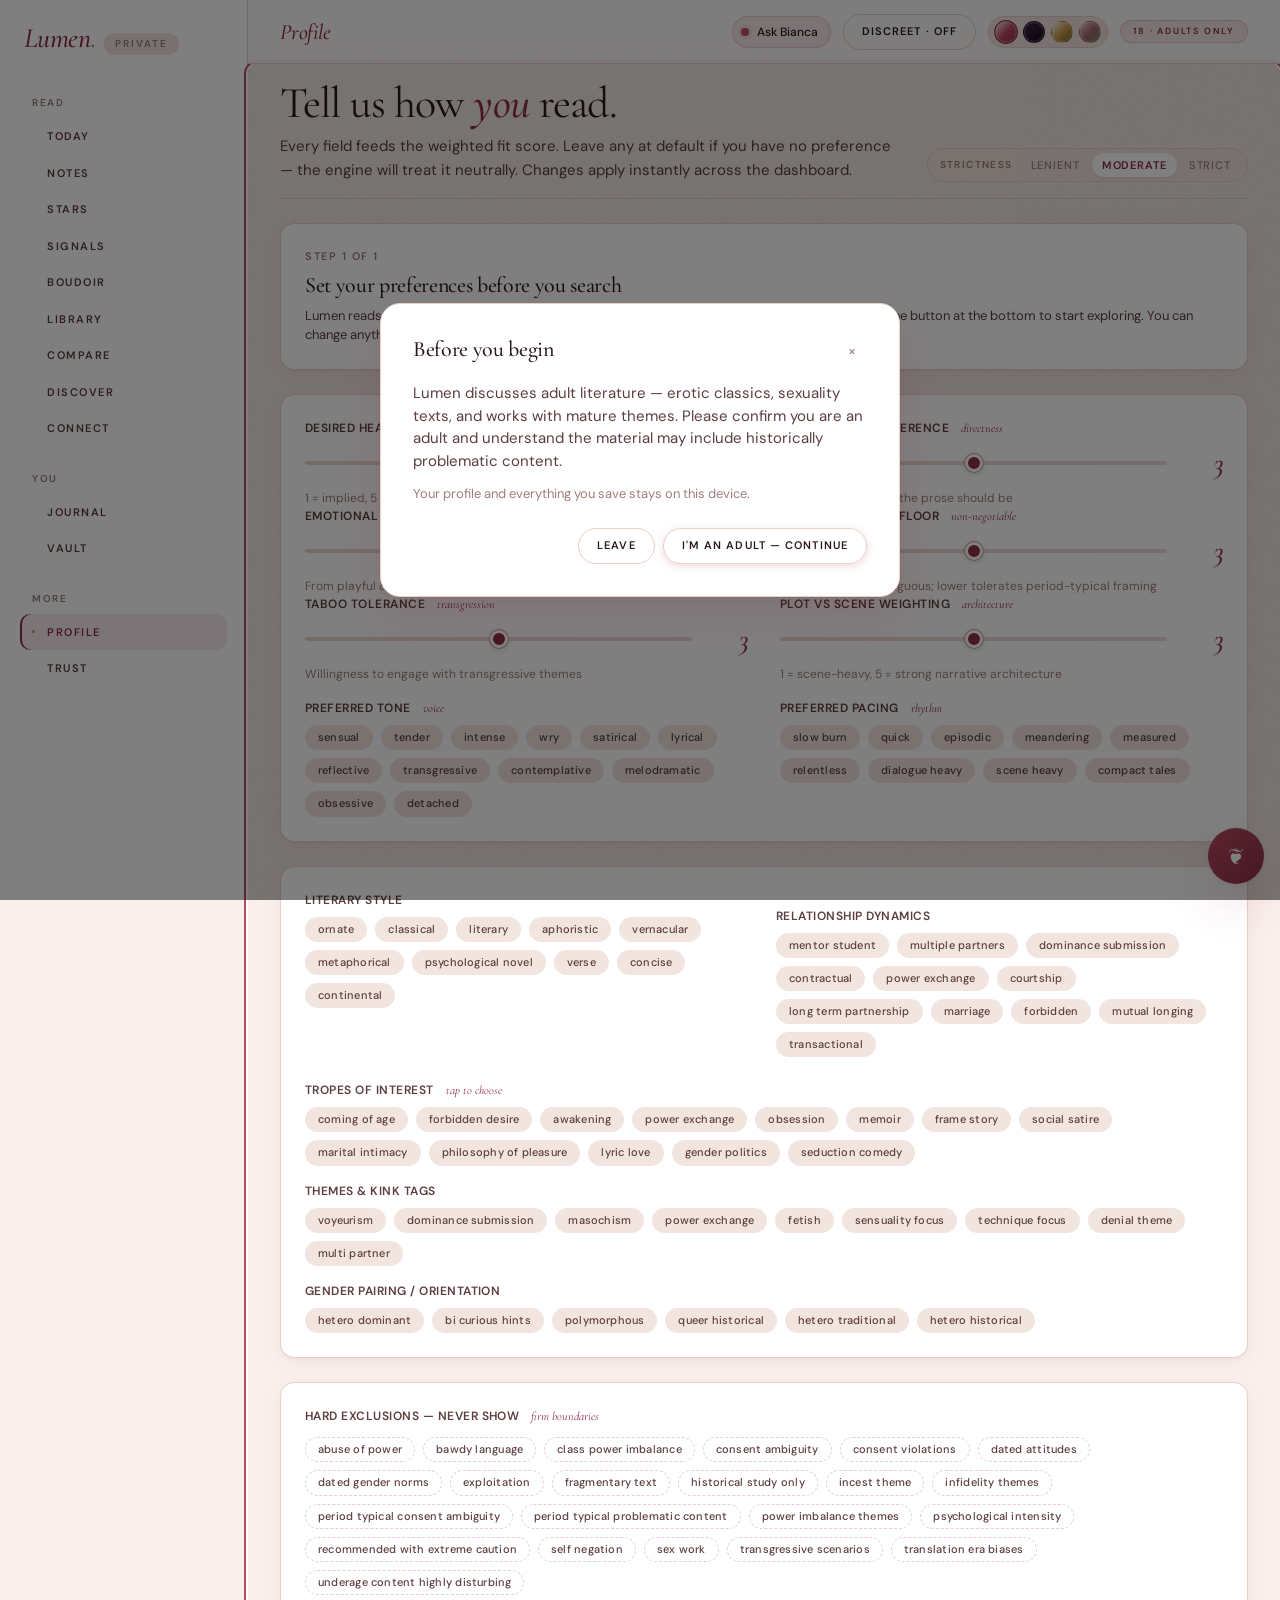
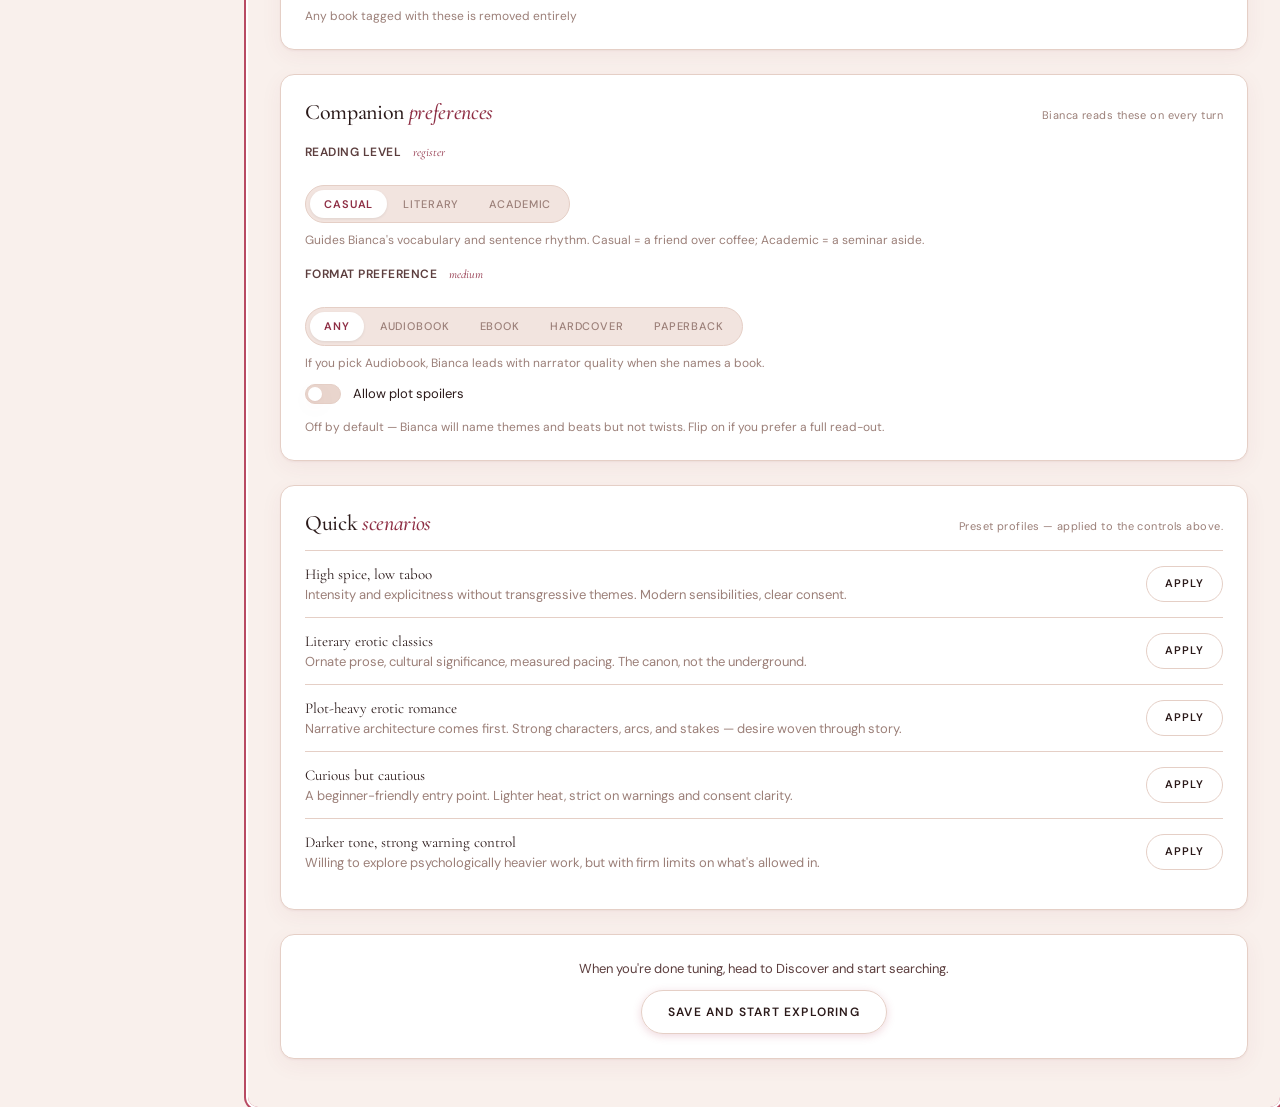
<file: index.html>
<!DOCTYPE html>
<!-- dev branch -->
<html lang="en">
<head>
  <meta charset="UTF-8" />
  <meta name="viewport" content="width=device-width, initial-scale=1.0" />
  <title>Lumen — a private reading companion</title>
  <meta name="description" content="A taste-aware, private reading companion for adult literature. Everything stays on your device." />
  <meta name="robots" content="noindex" />
  <link rel="preconnect" href="https://fonts.googleapis.com" />
  <link rel="preconnect" href="https://fonts.gstatic.com" crossorigin />
  <link href="https://fonts.googleapis.com/css2?family=Caveat:wght@400;500&family=Cormorant+Garamond:ital,wght@0,300;0,400;0,500;0,600;1,400;1,500&family=DM+Sans:wght@300;400;500;600;700&family=JetBrains+Mono:wght@400;500&display=swap" rel="stylesheet" />
  <link rel="stylesheet" href="styles.css" />
  <link rel="stylesheet" href="terminal.css" />
</head>
<body class="theme-rose">
  <a href="#view-root" class="skip-link">Skip to content</a>
  <div class="app">
    <aside class="app-side" id="side-nav" aria-label="Primary"></aside>
    <header class="app-top" id="topbar" role="banner"></header>
    <main class="app-main" id="view-root" tabindex="-1" role="main"></main>
  </div>

  <script src="data.js"></script>
  <script src="data/catalog.js"></script>
  <script src="engine.js"></script>
  <script src="analysis.js"></script>
  <script src="discovery.js"></script>
  <script src="embeddings.js"></script>
  <script src="app.js"></script>
  <script src="editorial.js"></script>
  <script src="tonight-six.js"></script>
  <script src="terminal.js"></script>
  <script src="bianca-persona.js"></script>
  <script src="bianca.js"></script>
</body>
</html>
</file>
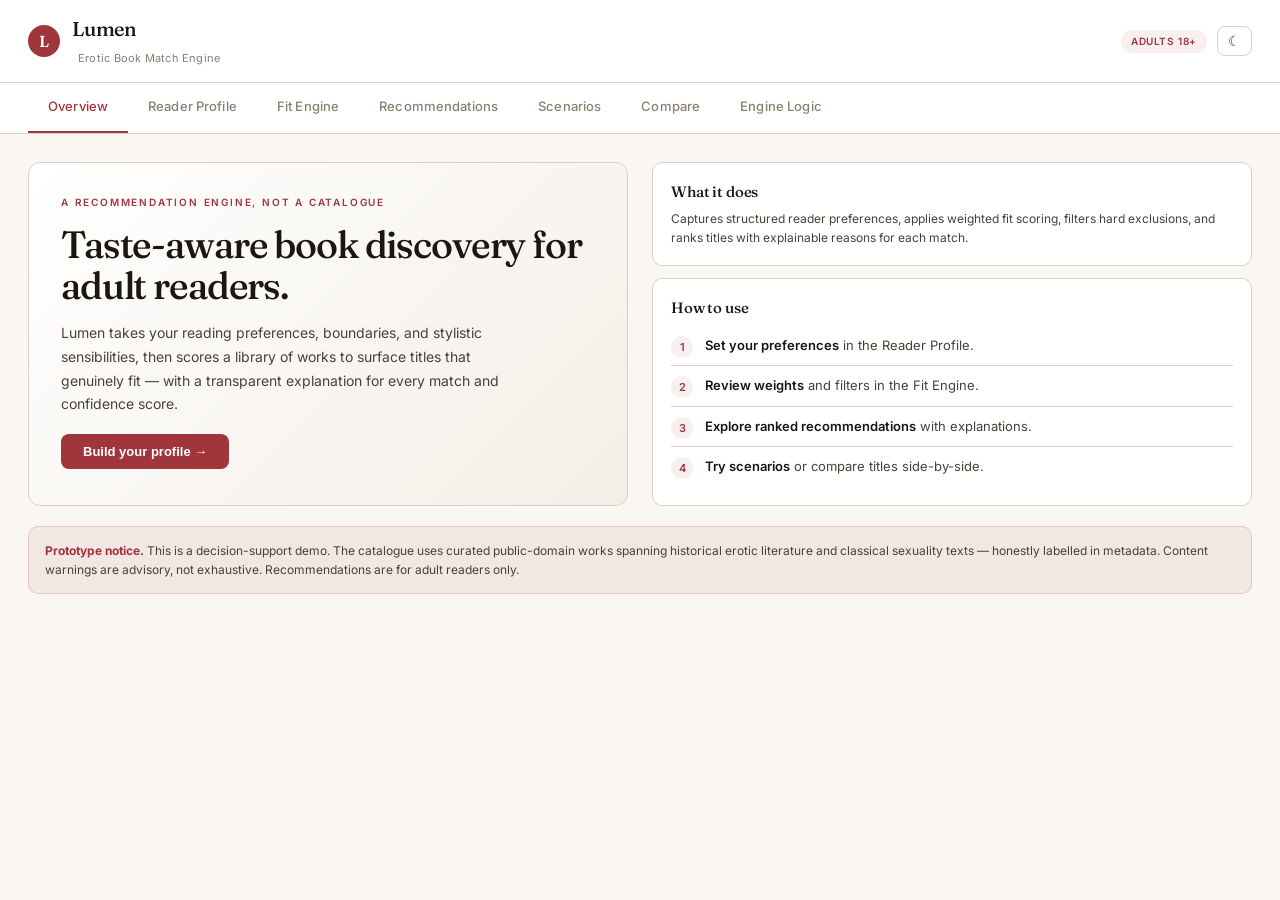
<file: index.html.html>
<!DOCTYPE html>
<html lang="en">
<head>
<meta charset="UTF-8">
<meta name="viewport" content="width=device-width, initial-scale=1.0">
<title>Lumen — Erotic Book Match Engine</title>
<link href="https://fonts.googleapis.com/css2?family=Inter:wght@300;400;500;600;700&family=Fraunces:opsz,wght@9..144,400;9..144,500;9..144,600&family=JetBrains+Mono:wght@400;500&display=swap" rel="stylesheet">
<style>
/* ============================================================
   THEME TOKENS — editorial dark/light, restrained accent
   ============================================================ */
:root {
  --bg:      #faf7f2;
  --bg2:    #ffffff;
  --bg3:    #f3eee6;
  --bg4:    #e9e3d7;
  --border: #d9d2c4;
  --border2:#b8ad99;
  --text:   #1a1612;
  --text2:  #4a4037;
  --text3:  #8a7f71;
  --accent: #a0353b;
  --accent-soft: rgba(160,53,59,0.08);
  --accent-dim:  rgba(160,53,59,0.18);
  --good:   #2d6a4f;
  --warn:   #b5651d;
  --danger: #a0353b;
  --shadow: 0 1px 2px rgba(0,0,0,0.04), 0 4px 16px rgba(0,0,0,0.04);
}
body.dark-mode {
  --bg:      #14110e;
  --bg2:    #1c1915;
  --bg3:    #23201b;
  --bg4:    #2d2924;
  --border: #2d2924;
  --border2:#4a4037;
  --text:   #ede7dc;
  --text2:  #b8ad99;
  --text3:  #8a7f71;
  --accent: #d97a81;
  --accent-soft: rgba(217,122,129,0.10);
  --accent-dim:  rgba(217,122,129,0.22);
  --good:   #7fb89c;
  --warn:   #d9a066;
  --danger: #d97a81;
  --shadow: 0 1px 2px rgba(0,0,0,0.3), 0 4px 16px rgba(0,0,0,0.25);
}

* { margin: 0; padding: 0; box-sizing: border-box; }

body {
  background: var(--bg);
  color: var(--text);
  font-family: 'Inter', -apple-system, system-ui, sans-serif;
  min-height: 100vh;
  line-height: 1.5;
  -webkit-font-smoothing: antialiased;
}

/* ============================================================
   TOPBAR
   ============================================================ */
.topbar {
  display: flex;
  align-items: center;
  justify-content: space-between;
  padding: 14px 28px;
  background: var(--bg2);
  border-bottom: 1px solid var(--border);
  position: sticky;
  top: 0;
  z-index: 100;
}
.brand {
  display: flex; align-items: center; gap: 12px;
}
.brand-mark {
  width: 32px; height: 32px;
  border-radius: 50%;
  background: var(--accent);
  display: flex; align-items: center; justify-content: center;
  color: #fff;
  font-family: 'Fraunces', serif;
  font-weight: 600;
  font-size: 16px;
  letter-spacing: -0.02em;
}
.brand-text {
  font-family: 'Fraunces', serif;
  font-size: 20px;
  font-weight: 500;
  letter-spacing: -0.01em;
}
.brand-sub {
  font-size: 11px;
  color: var(--text3);
  margin-left: 6px;
  letter-spacing: 0.02em;
}
.topbar-right {
  display: flex; align-items: center; gap: 10px;
}
.mode-badge {
  font-size: 10px;
  padding: 4px 10px;
  border-radius: 20px;
  background: var(--accent-soft);
  color: var(--accent);
  letter-spacing: 0.06em;
  text-transform: uppercase;
  font-weight: 600;
}
.icon-btn {
  background: transparent;
  border: 1px solid var(--border);
  border-radius: 8px;
  color: var(--text2);
  padding: 6px 10px;
  cursor: pointer;
  font-size: 14px;
  transition: all 0.15s;
}
.icon-btn:hover {
  border-color: var(--border2);
  color: var(--text);
}

/* ============================================================
   TABS
   ============================================================ */
.tabs {
  display: flex;
  background: var(--bg2);
  border-bottom: 1px solid var(--border);
  padding: 0 28px;
  gap: 0;
  overflow-x: auto;
  scrollbar-width: none;
}
.tabs::-webkit-scrollbar { display: none; }
.tab {
  padding: 14px 20px;
  font-size: 13px;
  font-weight: 500;
  color: var(--text3);
  cursor: pointer;
  border-bottom: 2px solid transparent;
  transition: all 0.15s;
  white-space: nowrap;
  letter-spacing: 0.01em;
}
.tab:hover { color: var(--text); }
.tab.active {
  color: var(--accent);
  border-bottom-color: var(--accent);
}

/* ============================================================
   LAYOUT
   ============================================================ */
.content {
  max-width: 1400px;
  margin: 0 auto;
  padding: 28px;
}
.panel {
  background: var(--bg2);
  border: 1px solid var(--border);
  border-radius: 12px;
  padding: 20px;
  box-shadow: var(--shadow);
}
.panel-title {
  font-family: 'Fraunces', serif;
  font-size: 16px;
  font-weight: 500;
  letter-spacing: -0.01em;
  margin-bottom: 6px;
}
.panel-sub {
  font-size: 12px;
  color: var(--text3);
  margin-bottom: 14px;
}
.section-header {
  font-family: 'Fraunces', serif;
  font-size: 24px;
  font-weight: 500;
  letter-spacing: -0.02em;
  margin-bottom: 6px;
}
.section-sub {
  font-size: 13px;
  color: var(--text2);
  margin-bottom: 20px;
  max-width: 640px;
}

/* ============================================================
   OVERVIEW
   ============================================================ */
.overview-hero {
  display: grid;
  grid-template-columns: 1fr 1fr;
  gap: 24px;
  margin-bottom: 20px;
}
.hero-main {
  background: linear-gradient(135deg, var(--bg2), var(--bg3));
  border: 1px solid var(--border);
  border-radius: 12px;
  padding: 32px;
}
.hero-eyebrow {
  font-size: 10px;
  letter-spacing: 0.18em;
  text-transform: uppercase;
  color: var(--accent);
  font-weight: 600;
  margin-bottom: 14px;
}
.hero-title {
  font-family: 'Fraunces', serif;
  font-size: 38px;
  font-weight: 500;
  letter-spacing: -0.03em;
  line-height: 1.1;
  margin-bottom: 14px;
}
.hero-body {
  font-size: 14px;
  line-height: 1.7;
  color: var(--text2);
  margin-bottom: 18px;
  max-width: 460px;
}
.hero-cta {
  display: inline-block;
  background: var(--accent);
  color: #fff;
  padding: 10px 22px;
  border-radius: 8px;
  text-decoration: none;
  font-size: 13px;
  font-weight: 600;
  border: none;
  cursor: pointer;
  transition: transform 0.15s, background 0.15s;
}
.hero-cta:hover { transform: translateY(-1px); }
.hero-side {
  display: flex; flex-direction: column; gap: 12px;
}
.overview-card {
  background: var(--bg2);
  border: 1px solid var(--border);
  border-radius: 10px;
  padding: 18px;
}
.overview-card h4 {
  font-family: 'Fraunces', serif;
  font-size: 15px;
  font-weight: 500;
  margin-bottom: 6px;
  letter-spacing: -0.01em;
}
.overview-card p {
  font-size: 12px;
  color: var(--text2);
  line-height: 1.6;
}
.step-list {
  list-style: none;
  counter-reset: step;
}
.step-list li {
  counter-increment: step;
  position: relative;
  padding: 10px 0 10px 34px;
  font-size: 13px;
  color: var(--text2);
  border-bottom: 1px solid var(--border);
}
.step-list li:last-child { border-bottom: none; }
.step-list li::before {
  content: counter(step);
  position: absolute;
  left: 0;
  top: 10px;
  width: 22px; height: 22px;
  border-radius: 50%;
  background: var(--accent-soft);
  color: var(--accent);
  font-size: 11px;
  font-weight: 600;
  display: flex; align-items: center; justify-content: center;
}
.step-list li strong { color: var(--text); font-weight: 600; }

.advisory-note {
  background: var(--accent-soft);
  border: 1px solid var(--accent-dim);
  border-radius: 10px;
  padding: 14px 16px;
  font-size: 12px;
  color: var(--text2);
  line-height: 1.6;
  margin-top: 18px;
}
.advisory-note strong { color: var(--accent); }

/* ============================================================
   READER PROFILE FORM
   ============================================================ */
.profile-grid {
  display: grid;
  grid-template-columns: 1fr 320px;
  gap: 20px;
  align-items: start;
}
.profile-main {
  display: grid;
  grid-template-columns: 1fr 1fr;
  gap: 18px;
}
.field-group {
  display: flex;
  flex-direction: column;
  gap: 6px;
}
.field-label {
  font-size: 11px;
  font-weight: 600;
  letter-spacing: 0.04em;
  text-transform: uppercase;
  color: var(--text2);
}
.field-hint {
  font-size: 11px;
  color: var(--text3);
  margin-top: 2px;
}
.slider-row {
  display: flex;
  align-items: center;
  gap: 12px;
}
input[type="range"] {
  flex: 1;
  -webkit-appearance: none;
  appearance: none;
  height: 4px;
  background: var(--bg4);
  border-radius: 4px;
  outline: none;
}
input[type="range"]::-webkit-slider-thumb {
  -webkit-appearance: none;
  width: 16px; height: 16px;
  background: var(--accent);
  border-radius: 50%;
  cursor: pointer;
  border: 2px solid var(--bg2);
  box-shadow: 0 0 0 1px var(--border);
}
input[type="range"]::-moz-range-thumb {
  width: 16px; height: 16px;
  background: var(--accent);
  border-radius: 50%;
  cursor: pointer;
  border: 2px solid var(--bg2);
}
.slider-val {
  font-family: 'JetBrains Mono', monospace;
  font-size: 11px;
  color: var(--accent);
  font-weight: 600;
  min-width: 28px;
  text-align: right;
}

/* tag chips */
.tag-row {
  display: flex;
  flex-wrap: wrap;
  gap: 6px;
}
.tag-chip {
  background: var(--bg3);
  border: 1px solid var(--border);
  border-radius: 14px;
  padding: 4px 11px;
  font-size: 11px;
  color: var(--text2);
  cursor: pointer;
  transition: all 0.15s;
  user-select: none;
}
.tag-chip:hover { border-color: var(--border2); color: var(--text); }
.tag-chip.active {
  background: var(--accent);
  border-color: var(--accent);
  color: #fff;
}
.tag-chip.exclude {
  background: transparent;
  border-color: var(--danger);
  color: var(--danger);
}
.tag-chip.exclude::before {
  content: "✕ ";
  font-size: 9px;
}

/* profile sidebar */
.profile-sidebar {
  position: sticky;
  top: 80px;
  display: flex;
  flex-direction: column;
  gap: 16px;
}
.sidebar-section h5 {
  font-size: 11px;
  letter-spacing: 0.06em;
  text-transform: uppercase;
  color: var(--text3);
  font-weight: 600;
  margin-bottom: 8px;
}
.segmented {
  display: flex;
  background: var(--bg3);
  border: 1px solid var(--border);
  border-radius: 8px;
  padding: 3px;
  gap: 2px;
}
.segmented-btn {
  flex: 1;
  background: none;
  border: none;
  padding: 6px 10px;
  font-size: 11px;
  color: var(--text3);
  cursor: pointer;
  border-radius: 6px;
  transition: all 0.15s;
  font-family: inherit;
  font-weight: 500;
}
.segmented-btn.active {
  background: var(--bg2);
  color: var(--accent);
  box-shadow: 0 1px 2px rgba(0,0,0,0.04);
  font-weight: 600;
}

/* ============================================================
   FIT ENGINE PANEL
   ============================================================ */
.engine-grid {
  display: grid;
  grid-template-columns: 1fr 1fr;
  gap: 20px;
}
.weight-row {
  display: grid;
  grid-template-columns: 150px 1fr 40px;
  align-items: center;
  gap: 12px;
  padding: 8px 0;
  border-bottom: 1px solid var(--border);
}
.weight-row:last-child { border-bottom: none; }
.weight-label {
  font-size: 12px;
  color: var(--text2);
}
.engine-stat {
  display: flex;
  justify-content: space-between;
  padding: 10px 0;
  border-bottom: 1px solid var(--border);
  font-size: 12px;
}
.engine-stat:last-child { border-bottom: none; }
.engine-stat-val {
  font-family: 'JetBrains Mono', monospace;
  font-weight: 600;
  color: var(--accent);
}

/* ============================================================
   RESULTS
   ============================================================ */
.kpi-row {
  display: grid;
  grid-template-columns: repeat(5, 1fr);
  gap: 12px;
  margin-bottom: 20px;
}
.kpi-card {
  background: var(--bg2);
  border: 1px solid var(--border);
  border-radius: 10px;
  padding: 14px 16px;
}
.kpi-label {
  font-size: 10px;
  letter-spacing: 0.06em;
  text-transform: uppercase;
  color: var(--text3);
  font-weight: 600;
  margin-bottom: 4px;
}
.kpi-value {
  font-family: 'Fraunces', serif;
  font-size: 26px;
  font-weight: 500;
  letter-spacing: -0.02em;
  color: var(--text);
}
.kpi-sub {
  font-size: 10px;
  color: var(--text3);
  margin-top: 2px;
}

/* result cards */
.results-list {
  display: flex;
  flex-direction: column;
  gap: 14px;
}
.book-card {
  background: var(--bg2);
  border: 1px solid var(--border);
  border-radius: 12px;
  padding: 18px 20px;
  display: grid;
  grid-template-columns: 44px 1fr 180px;
  gap: 20px;
  align-items: start;
  transition: border-color 0.15s, transform 0.15s;
  position: relative;
}
.book-card:hover { border-color: var(--border2); }
.book-card.excluded {
  opacity: 0.5;
  border-style: dashed;
}
.book-rank {
  font-family: 'Fraunces', serif;
  font-size: 32px;
  font-weight: 500;
  letter-spacing: -0.02em;
  color: var(--accent);
  line-height: 1;
  text-align: right;
}
.book-body {
  min-width: 0;
}
.book-title {
  font-family: 'Fraunces', serif;
  font-size: 20px;
  font-weight: 500;
  letter-spacing: -0.01em;
  margin-bottom: 2px;
}
.book-author {
  font-size: 12px;
  color: var(--text3);
  margin-bottom: 10px;
}
.book-desc {
  font-size: 13px;
  color: var(--text2);
  line-height: 1.6;
  margin-bottom: 12px;
}
.book-chips {
  display: flex;
  flex-wrap: wrap;
  gap: 4px;
  margin-bottom: 12px;
}
.meta-chip {
  background: var(--bg3);
  border: 1px solid var(--border);
  border-radius: 10px;
  padding: 2px 8px;
  font-size: 10px;
  color: var(--text2);
  letter-spacing: 0.02em;
}
.meta-chip.warn {
  background: rgba(181,101,29,0.1);
  border-color: rgba(181,101,29,0.25);
  color: var(--warn);
}
.meta-chip.danger {
  background: var(--accent-soft);
  border-color: var(--accent-dim);
  color: var(--accent);
}
.why-block {
  background: var(--bg3);
  border-radius: 8px;
  padding: 10px 12px;
  margin-top: 8px;
}
.why-title {
  font-size: 10px;
  letter-spacing: 0.08em;
  text-transform: uppercase;
  color: var(--text3);
  font-weight: 600;
  margin-bottom: 4px;
}
.why-list {
  list-style: none;
  font-size: 12px;
  color: var(--text2);
  line-height: 1.5;
}
.why-list li {
  padding-left: 12px;
  position: relative;
  padding-bottom: 3px;
}
.why-list li::before {
  content: "✓";
  position: absolute;
  left: 0;
  color: var(--good);
  font-size: 10px;
}
.why-list li.partial::before {
  content: "~";
  color: var(--warn);
}
.why-list li.penalty::before {
  content: "−";
  color: var(--danger);
}
.book-aside {
  display: flex;
  flex-direction: column;
  gap: 10px;
  align-items: stretch;
}
.score-block {
  background: var(--bg3);
  border-radius: 8px;
  padding: 10px 12px;
  text-align: center;
}
.score-block-label {
  font-size: 10px;
  letter-spacing: 0.06em;
  text-transform: uppercase;
  color: var(--text3);
  font-weight: 600;
  margin-bottom: 2px;
}
.score-block-val {
  font-family: 'Fraunces', serif;
  font-size: 24px;
  font-weight: 500;
  letter-spacing: -0.02em;
}
.progress-bar {
  height: 4px;
  background: var(--bg4);
  border-radius: 3px;
  overflow: hidden;
  margin-top: 4px;
}
.progress-fill {
  height: 100%;
  background: var(--accent);
  border-radius: 3px;
  transition: width 0.4s ease;
}
.progress-fill.good { background: var(--good); }
.progress-fill.warn { background: var(--warn); }
.progress-fill.danger { background: var(--danger); }

.warn-badges {
  display: flex; flex-direction: column; gap: 4px;
}
.warn-badge {
  font-size: 10px;
  padding: 3px 8px;
  border-radius: 4px;
  background: rgba(181,101,29,0.1);
  border: 1px solid rgba(181,101,29,0.25);
  color: var(--warn);
  text-align: center;
  letter-spacing: 0.02em;
}

.book-actions {
  display: flex;
  flex-direction: column;
  gap: 6px;
  margin-top: 4px;
}
.btn-small {
  background: var(--bg2);
  border: 1px solid var(--border);
  color: var(--text2);
  padding: 6px 10px;
  font-size: 11px;
  border-radius: 6px;
  cursor: pointer;
  font-family: inherit;
  transition: all 0.15s;
}
.btn-small:hover {
  border-color: var(--accent);
  color: var(--accent);
}
.btn-small.active {
  background: var(--accent);
  color: #fff;
  border-color: var(--accent);
}

.empty-state {
  background: var(--bg2);
  border: 1px dashed var(--border);
  border-radius: 12px;
  padding: 40px;
  text-align: center;
  color: var(--text3);
}

/* ============================================================
   SCENARIOS
   ============================================================ */
.scenario-grid {
  display: grid;
  grid-template-columns: repeat(auto-fill, minmax(260px, 1fr));
  gap: 14px;
  margin-bottom: 20px;
}
.scenario-card {
  background: var(--bg2);
  border: 1px solid var(--border);
  border-radius: 12px;
  padding: 18px;
  cursor: pointer;
  transition: border-color 0.15s, transform 0.15s;
}
.scenario-card:hover {
  border-color: var(--border2);
  transform: translateY(-2px);
}
.scenario-card.active {
  border-color: var(--accent);
  background: var(--accent-soft);
}
.scenario-name {
  font-family: 'Fraunces', serif;
  font-size: 17px;
  font-weight: 500;
  letter-spacing: -0.01em;
  margin-bottom: 4px;
}
.scenario-desc {
  font-size: 12px;
  color: var(--text2);
  line-height: 1.5;
  margin-bottom: 10px;
}
.scenario-tags {
  display: flex; flex-wrap: wrap; gap: 4px;
}
.scenario-tag {
  font-size: 10px;
  padding: 2px 7px;
  border-radius: 10px;
  background: var(--bg3);
  color: var(--text3);
}

/* ============================================================
   COMPARE
   ============================================================ */
.compare-slots {
  display: grid;
  grid-template-columns: repeat(3, 1fr);
  gap: 12px;
  margin-bottom: 20px;
}
.compare-slot {
  background: var(--bg2);
  border: 1px dashed var(--border);
  border-radius: 10px;
  padding: 14px;
  min-height: 86px;
  display: flex;
  align-items: center;
  justify-content: center;
  text-align: center;
  color: var(--text3);
  font-size: 12px;
  position: relative;
}
.compare-slot.filled {
  border-style: solid;
  border-color: var(--border2);
  text-align: left;
  justify-content: flex-start;
  flex-direction: column;
  align-items: flex-start;
  gap: 4px;
}
.compare-slot.filled .compare-title {
  font-family: 'Fraunces', serif;
  font-size: 14px;
  font-weight: 500;
  color: var(--text);
  line-height: 1.3;
}
.compare-slot.filled .compare-author {
  font-size: 11px;
  color: var(--text3);
}
.compare-slot-close {
  position: absolute;
  top: 6px; right: 6px;
  background: none;
  border: none;
  color: var(--text3);
  font-size: 14px;
  cursor: pointer;
}
.compare-slot-close:hover { color: var(--danger); }

.compare-table {
  width: 100%;
  border-collapse: collapse;
  font-size: 12px;
}
.compare-table th,
.compare-table td {
  padding: 10px 12px;
  text-align: left;
  border-bottom: 1px solid var(--border);
}
.compare-table th {
  font-size: 10px;
  letter-spacing: 0.06em;
  text-transform: uppercase;
  color: var(--text3);
  font-weight: 600;
  background: var(--bg3);
}
.compare-table td.metric-label { color: var(--text3); font-weight: 500; }
.compare-bar {
  display: inline-block;
  width: 60px;
  height: 3px;
  background: var(--bg4);
  border-radius: 2px;
  margin-right: 8px;
  vertical-align: middle;
  position: relative;
}
.compare-bar::after {
  content: '';
  position: absolute;
  left: 0; top: 0;
  height: 100%;
  border-radius: 2px;
  background: var(--accent);
}

/* ============================================================
   LOGIC / TRANSPARENCY
   ============================================================ */
.logic-card {
  background: var(--bg2);
  border: 1px solid var(--border);
  border-radius: 12px;
  padding: 22px;
  margin-bottom: 14px;
}
.logic-card h3 {
  font-family: 'Fraunces', serif;
  font-size: 17px;
  font-weight: 500;
  letter-spacing: -0.01em;
  margin-bottom: 10px;
  color: var(--accent);
}
.logic-card p,
.logic-card li {
  font-size: 13px;
  color: var(--text2);
  line-height: 1.7;
}
.logic-card ul, .logic-card ol {
  margin-left: 20px;
  margin-top: 6px;
}
.logic-card li { margin-bottom: 4px; }
.logic-formula {
  background: var(--bg3);
  border-left: 3px solid var(--accent);
  padding: 10px 14px;
  border-radius: 4px;
  font-family: 'JetBrains Mono', monospace;
  font-size: 12px;
  color: var(--text);
  margin: 10px 0;
  line-height: 1.8;
}

/* ============================================================
   HELPERS
   ============================================================ */
.row-gap { display: flex; gap: 10px; align-items: center; }
.separator {
  height: 1px;
  background: var(--border);
  margin: 14px 0;
}
.text-accent { color: var(--accent); }
.text-muted { color: var(--text3); }

#toast {
  position: fixed;
  bottom: 24px; right: 24px;
  background: var(--text);
  color: var(--bg);
  padding: 10px 16px;
  border-radius: 8px;
  font-size: 12px;
  opacity: 0;
  transform: translateY(8px);
  transition: opacity 0.2s, transform 0.2s;
  pointer-events: none;
  z-index: 9999;
  box-shadow: var(--shadow);
}
#toast.show { opacity: 1; transform: translateY(0); }

/* Responsive */
@media (max-width: 960px) {
  .profile-grid { grid-template-columns: 1fr; }
  .profile-main { grid-template-columns: 1fr; }
  .engine-grid { grid-template-columns: 1fr; }
  .overview-hero { grid-template-columns: 1fr; }
  .kpi-row { grid-template-columns: repeat(2, 1fr); }
  .book-card { grid-template-columns: 40px 1fr; }
  .book-aside { grid-column: 1 / -1; flex-direction: row; }
  .compare-slots { grid-template-columns: 1fr; }
}
</style>
</head>
<body>

<!-- TOPBAR -->
<div class="topbar">
  <div class="brand">
    <div class="brand-mark">L</div>
    <div>
      <div class="brand-text">Lumen</div>
      <span class="brand-sub">Erotic Book Match Engine</span>
    </div>
  </div>
  <div class="topbar-right">
    <span class="mode-badge">Adults 18+</span>
    <button class="icon-btn" onclick="toggleTheme()" id="themeBtn" title="Toggle theme">☾</button>
  </div>
</div>

<!-- TABS -->
<div class="tabs">
  <div class="tab active" data-tab="overview"   onclick="switchTab('overview')">Overview</div>
  <div class="tab" data-tab="profile"  onclick="switchTab('profile')">Reader Profile</div>
  <div class="tab" data-tab="engine"   onclick="switchTab('engine')">Fit Engine</div>
  <div class="tab" data-tab="results"  onclick="switchTab('results')">Recommendations</div>
  <div class="tab" data-tab="scenarios" onclick="switchTab('scenarios')">Scenarios</div>
  <div class="tab" data-tab="compare"  onclick="switchTab('compare')">Compare</div>
  <div class="tab" data-tab="logic"    onclick="switchTab('logic')">Engine Logic</div>
</div>

<div class="content">

  <!-- ======= OVERVIEW ======= -->
  <section id="tab-overview">
    <div class="overview-hero">
      <div class="hero-main">
        <div class="hero-eyebrow">A recommendation engine, not a catalogue</div>
        <h1 class="hero-title">Taste-aware book discovery for adult readers.</h1>
        <p class="hero-body">
          Lumen takes your reading preferences, boundaries, and stylistic sensibilities,
          then scores a library of works to surface titles that genuinely fit — with a
          transparent explanation for every match and confidence score.
        </p>
        <button class="hero-cta" onclick="switchTab('profile')">Build your profile →</button>
      </div>

      <div class="hero-side">
        <div class="overview-card">
          <h4>What it does</h4>
          <p>Captures structured reader preferences, applies weighted fit scoring, filters hard exclusions, and ranks titles with explainable reasons for each match.</p>
        </div>
        <div class="overview-card">
          <h4>How to use</h4>
          <ol class="step-list">
            <li><strong>Set your preferences</strong> in the Reader Profile.</li>
            <li><strong>Review weights</strong> and filters in the Fit Engine.</li>
            <li><strong>Explore ranked recommendations</strong> with explanations.</li>
            <li><strong>Try scenarios</strong> or compare titles side-by-side.</li>
          </ol>
        </div>
      </div>
    </div>

    <div class="advisory-note">
      <strong>Prototype notice.</strong> This is a decision-support demo. The catalogue uses
      curated public-domain works spanning historical erotic literature and classical
      sexuality texts — honestly labelled in metadata. Content warnings are advisory,
      not exhaustive. Recommendations are for adult readers only.
    </div>
  </section>

  <!-- ======= READER PROFILE ======= -->
  <section id="tab-profile" style="display:none;">
    <h2 class="section-header">Reader Profile</h2>
    <p class="section-sub">Tell the engine what you're looking for. Every field feeds the weighted fit score — leave any at default if you have no preference.</p>

    <div class="profile-grid">
      <div class="panel">
        <div class="profile-main">

          <div class="field-group">
            <label class="field-label">Desired heat level</label>
            <div class="slider-row">
              <input type="range" id="p_heat" min="1" max="5" step="1" value="3" oninput="updateProfile()">
              <span class="slider-val" id="p_heat_val">3</span>
            </div>
            <div class="field-hint">1 = implied, 5 = explicit throughout</div>
          </div>

          <div class="field-group">
            <label class="field-label">Explicitness preference</label>
            <div class="slider-row">
              <input type="range" id="p_explicit" min="1" max="5" step="1" value="3" oninput="updateProfile()">
              <span class="slider-val" id="p_explicit_val">3</span>
            </div>
            <div class="field-hint">How direct vs veiled the prose should be</div>
          </div>

          <div class="field-group">
            <label class="field-label">Emotional intensity</label>
            <div class="slider-row">
              <input type="range" id="p_emotion" min="1" max="5" step="1" value="3" oninput="updateProfile()">
              <span class="slider-val" id="p_emotion_val">3</span>
            </div>
            <div class="field-hint">From playful/light to intense/consuming</div>
          </div>

          <div class="field-group">
            <label class="field-label">Consent clarity</label>
            <div class="slider-row">
              <input type="range" id="p_consent" min="1" max="5" step="1" value="5" oninput="updateProfile()">
              <span class="slider-val" id="p_consent_val">5</span>
            </div>
            <div class="field-hint">5 = only explicit on-page consent; 3 = tolerates ambiguity</div>
          </div>

          <div class="field-group">
            <label class="field-label">Taboo tolerance</label>
            <div class="slider-row">
              <input type="range" id="p_taboo" min="1" max="5" step="1" value="2" oninput="updateProfile()">
              <span class="slider-val" id="p_taboo_val">2</span>
            </div>
            <div class="field-hint">Willingness to engage with transgressive themes</div>
          </div>

          <div class="field-group">
            <label class="field-label">Plot vs scene weighting</label>
            <div class="slider-row">
              <input type="range" id="p_plot" min="1" max="5" step="1" value="3" oninput="updateProfile()">
              <span class="slider-val" id="p_plot_val">3</span>
            </div>
            <div class="field-hint">1 = scene-heavy, 5 = strong plot architecture</div>
          </div>

          <div class="field-group">
            <label class="field-label">Preferred tone</label>
            <div class="tag-row" id="tone_tags"></div>
          </div>

          <div class="field-group">
            <label class="field-label">Preferred pacing</label>
            <div class="tag-row" id="pacing_tags"></div>
          </div>

          <div class="field-group">
            <label class="field-label">Literary style</label>
            <div class="tag-row" id="style_tags"></div>
          </div>

          <div class="field-group">
            <label class="field-label">Relationship dynamics</label>
            <div class="tag-row" id="dynamic_tags"></div>
          </div>

          <div class="field-group" style="grid-column: 1 / -1;">
            <label class="field-label">Preferred tropes <span class="text-muted" style="font-weight:400;letter-spacing:0;text-transform:none;">— tap to select</span></label>
            <div class="tag-row" id="trope_tags"></div>
          </div>

          <div class="field-group" style="grid-column: 1 / -1;">
            <label class="field-label">Kink tags of interest</label>
            <div class="tag-row" id="kink_tags"></div>
          </div>

          <div class="field-group" style="grid-column: 1 / -1;">
            <label class="field-label">Gender pairing / orientation</label>
            <div class="tag-row" id="orientation_tags"></div>
          </div>

          <div class="field-group" style="grid-column: 1 / -1;">
            <label class="field-label" style="color:var(--danger);">Hard exclusions — never show</label>
            <div class="tag-row" id="exclude_tags"></div>
            <div class="field-hint">Any book tagged with these is removed entirely</div>
          </div>

        </div>
      </div>

      <div class="profile-sidebar">
        <div class="panel">
          <div class="panel-title">Profile snapshot</div>
          <div class="panel-sub">Live summary as you adjust</div>
          <div id="profile_summary" style="font-size:12px;color:var(--text2);line-height:1.7;"></div>
          <div class="separator"></div>
          <button class="hero-cta" style="width:100%;" onclick="switchTab('results'); rerank();">Run recommendations →</button>
          <button class="btn-small" style="width:100%;margin-top:8px;" onclick="resetProfile()">Reset profile</button>
        </div>

        <div class="panel">
          <div class="panel-title">Content controls</div>
          <div class="sidebar-section">
            <h5>Warning strictness</h5>
            <div class="segmented" id="warn_strict_seg">
              <button class="segmented-btn" data-val="lenient">Lenient</button>
              <button class="segmented-btn active" data-val="moderate">Moderate</button>
              <button class="segmented-btn" data-val="strict">Strict</button>
            </div>
            <div class="field-hint" style="margin-top:6px;">Higher strictness penalises books with many content warnings.</div>
          </div>
        </div>
      </div>
    </div>
  </section>

  <!-- ======= FIT ENGINE ======= -->
  <section id="tab-engine" style="display:none;">
    <h2 class="section-header">Fit Engine</h2>
    <p class="section-sub">How your preferences translate into match scores. Adjust weights to shift what matters most, then re-rank.</p>

    <div class="engine-grid">
      <div class="panel">
        <div class="panel-title">Attribute weights</div>
        <div class="panel-sub">Higher weight = greater influence on match score</div>
        <div id="weights_list"></div>
        <div class="separator"></div>
        <div class="row-gap">
          <button class="hero-cta" onclick="switchTab('results'); rerank();">Apply & re-rank</button>
          <button class="btn-small" onclick="resetWeights()">Reset weights</button>
        </div>
      </div>

      <div class="panel">
        <div class="panel-title">Engine diagnostics</div>
        <div class="panel-sub">Live screening metrics</div>
        <div id="engine_diagnostics"></div>
        <div class="separator"></div>
        <div class="panel-title" style="font-size:13px;">Hard filters active</div>
        <div id="hard_filters_list" style="font-size:12px;color:var(--text2);line-height:1.8;"></div>
      </div>
    </div>
  </section>

  <!-- ======= RESULTS ======= -->
  <section id="tab-results" style="display:none;">
    <h2 class="section-header">Ranked recommendations</h2>
    <p class="section-sub">Titles ordered by weighted fit score. Each match includes an explanation, confidence indicator, and boundary-aware warning flags.</p>

    <div class="kpi-row" id="kpi_row"></div>
    <div class="results-list" id="results_list"></div>
  </section>

  <!-- ======= SCENARIOS ======= -->
  <section id="tab-scenarios" style="display:none;">
    <h2 class="section-header">Scenario simulator</h2>
    <p class="section-sub">Load a preset profile and instantly see how the rankings shift. Scenarios overwrite your current preferences — you can always reset.</p>

    <div class="scenario-grid" id="scenario_grid"></div>

    <div class="panel">
      <div class="panel-title">Ranking preview</div>
      <div class="panel-sub">Top 5 under the active scenario</div>
      <div id="scenario_preview" style="display:flex;flex-direction:column;gap:8px;"></div>
    </div>
  </section>

  <!-- ======= COMPARE ======= -->
  <section id="tab-compare" style="display:none;">
    <h2 class="section-header">Compare titles</h2>
    <p class="section-sub">Load up to 3 books side by side to weigh heat, tone, overlap of tropes and kinks, consent clarity, and overall fit.</p>

    <div class="compare-slots" id="compare_slots"></div>
    <div class="panel" id="compare_panel">
      <div class="panel-title">Side-by-side comparison</div>
      <div class="panel-sub">Metrics computed against your current profile</div>
      <div id="compare_content"></div>
    </div>
  </section>

  <!-- ======= LOGIC ======= -->
  <section id="tab-logic" style="display:none;">
    <h2 class="section-header">Engine logic & transparency</h2>
    <p class="section-sub">The full rulebook for how matches are scored. Nothing is hidden — every number in a recommendation is traceable to one of these rules.</p>

    <div class="logic-card">
      <h3>1 — Input normalisation</h3>
      <p>Your profile is normalised into a canonical preference vector covering numeric dimensions (heat, explicitness, emotional intensity, consent clarity, taboo tolerance, plot-vs-scene) and categorical sets (tones, pacing, dynamics, tropes, kinks, orientation, literary style).</p>
      <div class="logic-formula">profile = normalizeProfile(rawInputs)</div>
    </div>

    <div class="logic-card">
      <h3>2 — Hard exclusions</h3>
      <p>Any book tagged with content you've added to <strong>hard exclusions</strong> is removed from ranking entirely. It never scores, never appears — it's gone from the recommendation pool.</p>
      <div class="logic-formula">if intersect(book.exclusionTags, profile.hardNo).length > 0 → drop</div>
    </div>

    <div class="logic-card">
      <h3>3 — Weighted fit score</h3>
      <p>For each surviving book, the engine evaluates each attribute against your preference and applies the corresponding weight. Scores are <strong>graded, not binary</strong>:</p>
      <ul>
        <li><strong>Exact match</strong> on numeric dimension → full credit × weight</li>
        <li><strong>Near match</strong> (off by 1 step) → 60% credit × weight</li>
        <li><strong>Partial match</strong> (off by 2) → 25% credit × weight</li>
        <li><strong>Tag overlap</strong> — credit scales with proportion of your selected tags present</li>
        <li><strong>Disliked tag present</strong> — penalty applied × weight</li>
      </ul>
      <div class="logic-formula">baseScore = Σ (attrMatch(book, profile) × weight[attr])<br>finalScore = baseScore − warningPenalty − dislikePenalty</div>
    </div>

    <div class="logic-card">
      <h3>4 — Confidence score</h3>
      <p>Confidence reflects how many of your preference signals the book has rich metadata for. A book with sparse tagging gets downgraded because the match — even if high — is built on fewer signals.</p>
      <div class="logic-formula">confidence = (signalsMatched / totalPreferenceSignals) × metadataDensity</div>
    </div>

    <div class="logic-card">
      <h3>5 — Warning-aware adjustment</h3>
      <p>Content warnings are surfaced regardless of rank. Your <strong>warning strictness</strong> setting controls how much they shift the score:</p>
      <ul>
        <li><em>Lenient</em> — warnings shown but no score penalty</li>
        <li><em>Moderate</em> — small penalty per warning (default)</li>
        <li><em>Strict</em> — meaningful penalty per warning, and a book with 4+ warnings is automatically deprioritised</li>
      </ul>
    </div>

    <div class="logic-card">
      <h3>6 — Why this matched</h3>
      <p>The explanation strings you see on each recommendation are generated from the actual attributes that contributed most to that book's score. If a book's ranked #1 because you prioritised literary style and it aligned, the explanation will say so — not generic marketing copy.</p>
      <div class="logic-formula">explanation = generateWhyItMatched(topContributors, profile, book)</div>
    </div>

    <div class="logic-card">
      <h3>7 — Scenario overlay</h3>
      <p>Scenarios aren't filters — they're <strong>full preference profiles</strong> that replace your current profile. Switching back restores your saved profile. Re-ranking is immediate because scoring runs in-browser.</p>
    </div>

    <div class="logic-card">
      <h3>Engineering mapping</h3>
      <p>For readers curious about the architecture — these are the core functions, each a direct remap from the VCFO engine philosophy:</p>
      <ul>
        <li><code>normalizeProfile()</code> — inputs / profile capture</li>
        <li><code>evaluateBookFit()</code> — diagnostics / per-book analysis</li>
        <li><code>scoreBook()</code> — weighted scoring</li>
        <li><code>applyHardExclusions()</code> — risk filters / hard-no rules</li>
        <li><code>rankRecommendations()</code> — prioritised output</li>
        <li><code>generateWhyItMatched()</code> — explainability</li>
        <li><code>compareBooks()</code> — side-by-side evaluation</li>
        <li><code>runScenario()</code> — what-if modelling</li>
      </ul>
    </div>
  </section>

</div>

<div id="toast"></div>

<script>
/* ============================================================
   CATALOGUE — public-domain works, honestly labelled
   All summaries and metadata are original to this prototype.
   No copyrighted text is reproduced.
   ============================================================ */
const BOOKS = [
  {
    id: "fanny_hill",
    title: "Memoirs of a Woman of Pleasure",
    author: "John Cleland",
    year: 1748,
    source: "Project Gutenberg",
    source_url: "https://www.gutenberg.org/ebooks/25305",
    category: "historical-erotic-literature",
    subgenre: "epistolary-memoir",
    description: "An 18th-century epistolary novel, narrated as letters from Fanny Hill, chronicling her arrival in London and subsequent life of sexual discovery. Known for its ornate prose that describes every act through elaborate metaphor rather than explicit language — a founding work of English-language erotic fiction.",
    heat_level: 4,
    explicitness: 3,
    emotional_intensity: 3,
    consent_clarity: 2,
    taboo_level: 4,
    plot_weight: 3,
    tone: ["sensual", "reflective"],
    pacing: ["slow-burn", "meandering"],
    literary_style: ["ornate", "classical", "metaphorical"],
    relationship_dynamic: ["mentor-student", "multiple-partners", "heteronormative-era"],
    trope_tags: ["coming-of-age", "city-of-pleasure", "patroness"],
    kink_tags: ["voyeurism", "power-dynamics-era-typical"],
    gender_pairing: ["m/f", "f/f-brief"],
    orientation_tags: ["hetero-dominant", "bi-curious-hints"],
    content_warnings: ["period-typical-consent-ambiguity", "sex-work", "dated-attitudes"]
  },
  {
    id: "romance_of_lust",
    title: "The Romance of Lust",
    author: "Anonymous (attributed)",
    year: 1873,
    source: "Internet Archive",
    source_url: "https://archive.org/details/theromanceoflust",
    category: "historical-erotic-literature",
    subgenre: "victorian-underground",
    description: "A Victorian-era anonymously-published work published clandestinely in four volumes. Notable as a representative of 19th-century underground English erotic fiction, extremely explicit for its time and transgressive by design. Historical interest is high; literary quality is uneven.",
    heat_level: 5,
    explicitness: 5,
    emotional_intensity: 2,
    consent_clarity: 1,
    taboo_level: 5,
    plot_weight: 1,
    tone: ["transgressive", "detached"],
    pacing: ["relentless", "episodic"],
    literary_style: ["victorian", "verbose"],
    relationship_dynamic: ["multiple-partners", "power-imbalance"],
    trope_tags: ["underground-press", "gothic-undertones"],
    kink_tags: ["multi-partner", "power-dynamics-era-typical"],
    gender_pairing: ["m/f", "m/m-brief", "f/f-brief"],
    orientation_tags: ["polymorphous"],
    content_warnings: ["consent-ambiguity", "dated-attitudes", "transgressive-scenarios", "period-typical-problematic-content"]
  },
  {
    id: "laura_middleton",
    title: "Laura Middleton; Her Brother and her Lover",
    author: "Anonymous",
    year: 1890,
    source: "Internet Archive",
    source_url: "https://archive.org",
    category: "historical-erotic-literature",
    subgenre: "victorian-underground",
    description: "A short late-Victorian anonymous work centred on a young woman's sexual awakening through her closest relationships. Representative of the clandestine publishing tradition of its era — historically significant as a specimen of private-circulation fiction rather than for literary ambition.",
    heat_level: 4,
    explicitness: 4,
    emotional_intensity: 3,
    consent_clarity: 2,
    taboo_level: 5,
    plot_weight: 2,
    tone: ["transgressive", "melodramatic"],
    pacing: ["quick", "scene-heavy"],
    literary_style: ["victorian", "concise"],
    relationship_dynamic: ["forbidden", "intense-closeness"],
    trope_tags: ["awakening", "forbidden-desire"],
    kink_tags: ["power-dynamics-era-typical"],
    gender_pairing: ["m/f"],
    orientation_tags: ["hetero-dominant"],
    content_warnings: ["incest-theme", "consent-ambiguity", "dated-attitudes"]
  },
  {
    id: "josefine_mutzenbacher",
    title: "Josefine Mutzenbacher",
    author: "Anonymous (commonly attributed to Felix Salten)",
    year: 1906,
    source: "Project Gutenberg (German)",
    source_url: "https://www.projekt-gutenberg.org",
    category: "historical-erotic-literature",
    subgenre: "first-person-memoir",
    description: "A pseudonymous Austrian novel framed as the memoir of a Viennese woman reflecting on her life. Culturally significant for its unapologetic first-person female voice within the genre, though heavily contested for its inclusion of underage material that modern readers will find disturbing.",
    heat_level: 4,
    explicitness: 4,
    emotional_intensity: 3,
    consent_clarity: 1,
    taboo_level: 5,
    plot_weight: 2,
    tone: ["transgressive", "wry"],
    pacing: ["quick", "episodic"],
    literary_style: ["vernacular", "austrian-german"],
    relationship_dynamic: ["multiple-partners", "power-imbalance"],
    trope_tags: ["memoir", "urban-vienna"],
    kink_tags: ["power-dynamics-era-typical"],
    gender_pairing: ["m/f"],
    orientation_tags: ["hetero-dominant"],
    content_warnings: ["underage-content-highly-disturbing", "consent-violations", "period-typical-problematic-content", "recommended-with-extreme-caution"]
  },
  {
    id: "kama_sutra",
    title: "The Kama Sutra of Vatsyayana",
    author: "Vatsyayana (trans. Richard Burton)",
    year: 1883,
    source: "Project Gutenberg",
    source_url: "https://www.gutenberg.org/ebooks/27827",
    category: "sexuality-literature",
    subgenre: "philosophical-treatise",
    description: "A 2nd-century Sanskrit text on pleasure, courtship, and the art of living well, presented here in Burton's 19th-century English translation. More philosophy and practical guidance than erotica — a foundational text in the history of human sexuality and relationship ethics.",
    heat_level: 2,
    explicitness: 3,
    emotional_intensity: 2,
    consent_clarity: 4,
    taboo_level: 2,
    plot_weight: 1,
    tone: ["contemplative", "instructional"],
    pacing: ["measured", "treatise"],
    literary_style: ["aphoristic", "classical-sanskrit-tradition"],
    relationship_dynamic: ["courtship", "long-term-partnership"],
    trope_tags: ["philosophy-of-pleasure", "classical-wisdom"],
    kink_tags: ["sensuality-focus", "technique-focus"],
    gender_pairing: ["m/f"],
    orientation_tags: ["hetero-historical"],
    content_warnings: ["dated-gender-norms", "translation-era-biases"]
  },
  {
    id: "perfumed_garden",
    title: "The Perfumed Garden",
    author: "Shaykh Nefzawi (trans. Burton)",
    year: 1886,
    source: "Project Gutenberg",
    source_url: "https://www.gutenberg.org",
    category: "sexuality-literature",
    subgenre: "manual",
    description: "A 15th-century Tunisian manual on love, marriage, and sexual practice, translated from Arabic in the late 19th century. A blend of anecdote, advice, and erotic poetry. Of historical and cultural interest as a North African counterpart to other classical sexuality texts.",
    heat_level: 3,
    explicitness: 3,
    emotional_intensity: 2,
    consent_clarity: 3,
    taboo_level: 2,
    plot_weight: 1,
    tone: ["reflective", "anecdotal"],
    pacing: ["episodic", "measured"],
    literary_style: ["classical-arabic-tradition", "mixed-verse-prose"],
    relationship_dynamic: ["marriage", "courtship"],
    trope_tags: ["manual", "poetic-interludes"],
    kink_tags: ["sensuality-focus"],
    gender_pairing: ["m/f"],
    orientation_tags: ["hetero-historical"],
    content_warnings: ["dated-gender-norms", "translation-era-biases"]
  },
  {
    id: "ananga_ranga",
    title: "Ananga Ranga",
    author: "Kalyana Malla (trans. Burton & Arbuthnot)",
    year: 1885,
    source: "Project Gutenberg",
    source_url: "https://www.gutenberg.org",
    category: "sexuality-literature",
    subgenre: "manual",
    description: "A 16th-century Sanskrit manual intended for married couples, focused on sustaining long-term erotic connection. Translated in the Victorian era alongside the Kama Sutra. A short, pragmatic work — more concerned with companionship than conquest.",
    heat_level: 2,
    explicitness: 2,
    emotional_intensity: 3,
    consent_clarity: 4,
    taboo_level: 1,
    plot_weight: 1,
    tone: ["contemplative", "pragmatic"],
    pacing: ["measured", "concise"],
    literary_style: ["aphoristic", "classical-sanskrit-tradition"],
    relationship_dynamic: ["long-term-partnership", "marriage"],
    trope_tags: ["marital-intimacy", "practical-wisdom"],
    kink_tags: ["sensuality-focus"],
    gender_pairing: ["m/f"],
    orientation_tags: ["hetero-historical"],
    content_warnings: ["dated-gender-norms"]
  },
  {
    id: "satyricon",
    title: "Satyricon",
    author: "Petronius (various translations)",
    year: -60,
    source: "Project Gutenberg",
    source_url: "https://www.gutenberg.org/ebooks/5611",
    category: "classical-literature-with-erotic-themes",
    subgenre: "satirical-novel",
    description: "A fragmentary Latin novel from Nero's Rome — satirical, picaresque, and unapologetically bawdy. More social comedy than erotica, but threaded with sexual episodes that give an unfiltered window into Roman attitudes. Literary value is enormous; erotic intensity is episodic.",
    heat_level: 3,
    explicitness: 3,
    emotional_intensity: 2,
    consent_clarity: 2,
    taboo_level: 4,
    plot_weight: 4,
    tone: ["satirical", "wry", "biting"],
    pacing: ["episodic", "uneven"],
    literary_style: ["classical-latin-tradition", "satirical", "picaresque"],
    relationship_dynamic: ["shifting-triangles", "no-attachment"],
    trope_tags: ["picaresque", "social-satire"],
    kink_tags: ["multi-partner", "power-dynamics-era-typical"],
    gender_pairing: ["m/f", "m/m"],
    orientation_tags: ["polymorphous", "queer-historical"],
    content_warnings: ["dated-attitudes", "consent-ambiguity", "fragmentary-text"]
  },
  {
    id: "decameron",
    title: "The Decameron",
    author: "Giovanni Boccaccio",
    year: 1353,
    source: "Project Gutenberg",
    source_url: "https://www.gutenberg.org/ebooks/23700",
    category: "classical-literature-with-erotic-themes",
    subgenre: "frame-story-collection",
    description: "One hundred tales told by ten young Florentines sheltering from the plague — ranging from witty to earthy to explicitly sexual. A landmark of world literature. Many tales are sharp, comic, and decidedly adult, with themes of seduction, infidelity, and desire.",
    heat_level: 3,
    explicitness: 2,
    emotional_intensity: 3,
    consent_clarity: 3,
    taboo_level: 3,
    plot_weight: 5,
    tone: ["wry", "humanist", "varied"],
    pacing: ["episodic", "compact-tales"],
    literary_style: ["medieval-humanist", "literary"],
    relationship_dynamic: ["varied", "infidelity-themes", "courtship"],
    trope_tags: ["frame-story", "seduction-comedy", "moral-inversion"],
    kink_tags: ["power-dynamics-era-typical"],
    gender_pairing: ["m/f"],
    orientation_tags: ["hetero-dominant"],
    content_warnings: ["dated-attitudes", "infidelity-themes"]
  },
  {
    id: "the_lover_ovid",
    title: "The Art of Love (Ars Amatoria)",
    author: "Ovid",
    year: -2,
    source: "Project Gutenberg",
    source_url: "https://www.gutenberg.org/ebooks/47677",
    category: "classical-literature-with-erotic-themes",
    subgenre: "instructional-poetry",
    description: "A Roman poetic treatise on seduction, courtship, and love. Witty, subversive, and unapologetically focused on the art of desire. Not erotica in the modern sense — closer to playful philosophical instruction that scandalised Augustus himself.",
    heat_level: 2,
    explicitness: 2,
    emotional_intensity: 3,
    consent_clarity: 3,
    taboo_level: 3,
    plot_weight: 2,
    tone: ["wry", "knowing", "reflective"],
    pacing: ["measured", "aphoristic"],
    literary_style: ["classical-latin-tradition", "verse", "aphoristic"],
    relationship_dynamic: ["courtship", "flirtation"],
    trope_tags: ["instructional", "seduction-philosophy"],
    kink_tags: ["sensuality-focus"],
    gender_pairing: ["m/f"],
    orientation_tags: ["hetero-historical"],
    content_warnings: ["dated-gender-norms"]
  },
  {
    id: "song_of_songs",
    title: "The Song of Songs",
    author: "Unknown (biblical)",
    year: -500,
    source: "Project Gutenberg (Bible texts)",
    source_url: "https://www.gutenberg.org",
    category: "classical-literature-with-erotic-themes",
    subgenre: "lyric-poetry",
    description: "An ancient Hebrew love poem preserved in the biblical canon, remarkable for its frankly sensual imagery and celebration of mutual desire between lovers. A short, intense work — more incantation than narrative, rich in metaphor and tenderness.",
    heat_level: 2,
    explicitness: 1,
    emotional_intensity: 5,
    consent_clarity: 5,
    taboo_level: 1,
    plot_weight: 1,
    tone: ["lyrical", "tender", "reverent"],
    pacing: ["short", "imagistic"],
    literary_style: ["hebrew-poetic-tradition", "metaphor-rich", "lyrical"],
    relationship_dynamic: ["mutual-longing", "celebration"],
    trope_tags: ["lyric-love", "nature-imagery"],
    kink_tags: ["sensuality-focus"],
    gender_pairing: ["m/f"],
    orientation_tags: ["hetero-traditional"],
    content_warnings: []
  },
  {
    id: "venus_in_furs",
    title: "Venus in Furs",
    author: "Leopold von Sacher-Masoch",
    year: 1870,
    source: "Project Gutenberg",
    source_url: "https://www.gutenberg.org/ebooks/6852",
    category: "historical-erotic-literature",
    subgenre: "psychological-novel",
    description: "The novella that gave masochism its name. A man enters an intentionally asymmetrical arrangement with a woman he adores, exploring dynamics of submission and emotional power. More psychologically intense than physically explicit — a study of desire as self-annihilation.",
    heat_level: 3,
    explicitness: 2,
    emotional_intensity: 5,
    consent_clarity: 4,
    taboo_level: 4,
    plot_weight: 4,
    tone: ["intense", "psychological", "obsessive"],
    pacing: ["slow-burn", "dialogue-heavy"],
    literary_style: ["literary", "psychological-novel", "continental"],
    relationship_dynamic: ["dominance-submission", "contractual", "power-exchange"],
    trope_tags: ["power-exchange", "obsession", "contract"],
    kink_tags: ["dominance-submission", "masochism", "power-exchange", "fetish"],
    gender_pairing: ["m/f"],
    orientation_tags: ["hetero-dominant"],
    content_warnings: ["power-imbalance-themes", "psychological-intensity", "self-negation"]
  },
  {
    id: "my_secret_life",
    title: "My Secret Life",
    author: "Anonymous (\"Walter\")",
    year: 1888,
    source: "Internet Archive",
    source_url: "https://archive.org",
    category: "historical-erotic-literature",
    subgenre: "sexual-memoir",
    description: "An extraordinarily long pseudonymous Victorian memoir detailing a man's sexual encounters across decades. Of considerable historical interest as an unvarnished social document of Victorian sexuality, though much of the content is ethically troubling by modern standards. Not recommended as entertainment.",
    heat_level: 5,
    explicitness: 5,
    emotional_intensity: 2,
    consent_clarity: 1,
    taboo_level: 5,
    plot_weight: 1,
    tone: ["detached", "clinical", "transgressive"],
    pacing: ["relentless", "catalogue-like"],
    literary_style: ["victorian", "memoir"],
    relationship_dynamic: ["transactional", "power-imbalance"],
    trope_tags: ["memoir", "social-document"],
    kink_tags: ["multi-partner", "power-dynamics-era-typical"],
    gender_pairing: ["m/f"],
    orientation_tags: ["hetero-dominant"],
    content_warnings: ["consent-violations", "exploitation", "class-power-imbalance", "dated-attitudes", "historical-study-only"]
  },
  {
    id: "lady_bumtickler",
    title: "The Autobiography of a Flea",
    author: "Anonymous",
    year: 1887,
    source: "Internet Archive",
    source_url: "https://archive.org",
    category: "historical-erotic-literature",
    subgenre: "victorian-underground",
    description: "A Victorian anonymously-published work narrated improbably by a flea observing human affairs. More notable as a curious specimen of 19th-century clandestine publishing than for its literary merit. The framing device gives some distance from the explicit content.",
    heat_level: 4,
    explicitness: 4,
    emotional_intensity: 1,
    consent_clarity: 1,
    taboo_level: 5,
    plot_weight: 2,
    tone: ["satirical", "transgressive", "detached"],
    pacing: ["quick", "episodic"],
    literary_style: ["victorian", "unusual-framing"],
    relationship_dynamic: ["multiple-partners", "power-imbalance"],
    trope_tags: ["unusual-narrator", "social-satire-veiled"],
    kink_tags: ["multi-partner", "power-dynamics-era-typical"],
    gender_pairing: ["m/f"],
    orientation_tags: ["hetero-dominant"],
    content_warnings: ["consent-violations", "abuse-of-power", "dated-attitudes", "period-typical-problematic-content"]
  },
  {
    id: "lysistrata",
    title: "Lysistrata",
    author: "Aristophanes",
    year: -411,
    source: "Project Gutenberg",
    source_url: "https://www.gutenberg.org/ebooks/7700",
    category: "classical-literature-with-erotic-themes",
    subgenre: "comic-drama",
    description: "The ancient Athenian comedy where the women of Greece collectively withhold sex until the men agree to end the Peloponnesian War. A bawdy, sharply political comedy — its erotic energy drives the premise but is channeled through satire rather than explicit scenes.",
    heat_level: 2,
    explicitness: 2,
    emotional_intensity: 3,
    consent_clarity: 4,
    taboo_level: 2,
    plot_weight: 5,
    tone: ["satirical", "comic", "political"],
    pacing: ["quick", "dramatic"],
    literary_style: ["greek-drama", "comic"],
    relationship_dynamic: ["marriage", "political-power"],
    trope_tags: ["social-satire", "gender-politics", "collective-action"],
    kink_tags: ["denial-theme"],
    gender_pairing: ["m/f"],
    orientation_tags: ["hetero-dominant"],
    content_warnings: ["dated-attitudes", "bawdy-language"]
  }
];

/* ============================================================
   TAG VOCABULARIES — drawn from the catalogue
   ============================================================ */
const VOCAB = {
  tone: ["sensual","tender","intense","wry","satirical","lyrical","reflective","transgressive","contemplative","melodramatic","obsessive","detached"],
  pacing: ["slow-burn","quick","episodic","meandering","measured","relentless","dialogue-heavy","scene-heavy","compact-tales"],
  style: ["ornate","classical","literary","aphoristic","vernacular","metaphorical","psychological-novel","verse","concise","continental"],
  dynamic: ["mentor-student","multiple-partners","dominance-submission","contractual","power-exchange","courtship","long-term-partnership","marriage","forbidden","mutual-longing","transactional"],
  trope: ["coming-of-age","forbidden-desire","awakening","power-exchange","obsession","memoir","frame-story","social-satire","marital-intimacy","philosophy-of-pleasure","lyric-love","gender-politics","seduction-comedy"],
  kink: ["voyeurism","dominance-submission","masochism","power-exchange","fetish","sensuality-focus","technique-focus","denial-theme","multi-partner"],
  orientation: ["hetero-dominant","bi-curious-hints","polymorphous","queer-historical","hetero-traditional","hetero-historical"]
};

/* ============================================================
   SCENARIOS — preset profiles for the simulator
   ============================================================ */
const SCENARIOS = [
  {
    id: "high-spice-low-taboo",
    name: "High spice, low taboo",
    desc: "Intensity and explicitness without transgressive themes. Modern sensibilities, clear consent.",
    tags: ["explicit","contemporary-feel","no-taboo"],
    profile: {
      heat: 5, explicit: 5, emotion: 4, consent: 5, taboo: 1, plot: 2,
      tone: ["sensual","intense"], pacing: ["quick","scene-heavy"],
      style: ["literary","concise"], dynamic: ["mutual-longing","long-term-partnership"],
      trope: ["awakening"], kink: ["sensuality-focus","power-exchange"],
      orientation: [], exclude: ["dated-attitudes","consent-violations","consent-ambiguity","exploitation","underage-content-highly-disturbing","incest-theme"],
      warnStrict: "strict"
    }
  },
  {
    id: "literary-classics",
    name: "Literary erotic classics",
    desc: "Ornate prose, cultural significance, measured pacing. The canon, not the underground.",
    tags: ["literary","classical","slow-burn"],
    profile: {
      heat: 3, explicit: 2, emotion: 4, consent: 4, taboo: 2, plot: 4,
      tone: ["reflective","lyrical","wry"], pacing: ["slow-burn","measured"],
      style: ["literary","ornate","classical","aphoristic"], dynamic: ["courtship","long-term-partnership","mutual-longing"],
      trope: ["lyric-love","philosophy-of-pleasure","frame-story"], kink: ["sensuality-focus"],
      orientation: [], exclude: ["underage-content-highly-disturbing","exploitation","consent-violations"],
      warnStrict: "moderate"
    }
  },
  {
    id: "plot-heavy-romance",
    name: "Plot-heavy erotic romance",
    desc: "Narrative architecture comes first. Strong characters, arcs, and stakes — desire woven through story.",
    tags: ["story-first","character-driven"],
    profile: {
      heat: 3, explicit: 3, emotion: 4, consent: 4, taboo: 2, plot: 5,
      tone: ["wry","tender","reflective"], pacing: ["slow-burn","dialogue-heavy"],
      style: ["literary","psychological-novel"], dynamic: ["courtship","forbidden","marriage"],
      trope: ["coming-of-age","social-satire","seduction-comedy"], kink: ["sensuality-focus"],
      orientation: [], exclude: ["underage-content-highly-disturbing","consent-violations","exploitation"],
      warnStrict: "moderate"
    }
  },
  {
    id: "curious-cautious",
    name: "Curious but cautious",
    desc: "A beginner-friendly entry point. Lighter heat, strict on warnings and consent clarity.",
    tags: ["beginner","gentle","safe"],
    profile: {
      heat: 2, explicit: 2, emotion: 3, consent: 5, taboo: 1, plot: 4,
      tone: ["tender","lyrical","reflective"], pacing: ["measured","slow-burn"],
      style: ["literary","aphoristic"], dynamic: ["courtship","long-term-partnership","mutual-longing"],
      trope: ["lyric-love","marital-intimacy","philosophy-of-pleasure"], kink: ["sensuality-focus"],
      orientation: [], exclude: ["consent-violations","consent-ambiguity","exploitation","underage-content-highly-disturbing","incest-theme","dated-attitudes","transgressive-scenarios"],
      warnStrict: "strict"
    }
  },
  {
    id: "dark-tone-strict-control",
    name: "Darker tone, strong warning control",
    desc: "Willing to explore psychologically heavier work, but with firm limits on what's allowed in.",
    tags: ["intense","controlled"],
    profile: {
      heat: 3, explicit: 3, emotion: 5, consent: 4, taboo: 3, plot: 4,
      tone: ["intense","obsessive","psychological","transgressive"], pacing: ["slow-burn","dialogue-heavy"],
      style: ["psychological-novel","literary","continental"], dynamic: ["dominance-submission","power-exchange","obsession","forbidden"],
      trope: ["obsession","power-exchange"], kink: ["dominance-submission","power-exchange","masochism"],
      orientation: [], exclude: ["underage-content-highly-disturbing","exploitation","consent-violations","incest-theme"],
      warnStrict: "strict"
    }
  }
];

/* ============================================================
   STATE
   ============================================================ */
const DEFAULT_WEIGHTS = {
  heat: 1.0, explicit: 1.0, emotion: 1.0, consent: 1.5, taboo: 1.2,
  plot: 0.8, tone: 0.9, pacing: 0.6, style: 1.0, dynamic: 1.0,
  trope: 1.1, kink: 1.3, orientation: 0.8
};
let weights = { ...DEFAULT_WEIGHTS };

const DEFAULT_PROFILE = {
  heat: 3, explicit: 3, emotion: 3, consent: 5, taboo: 2, plot: 3,
  tone: [], pacing: [], style: [], dynamic: [], trope: [], kink: [],
  orientation: [], exclude: [],
  warnStrict: "moderate"
};
let profile = structuredClone(DEFAULT_PROFILE);
let activeTab = "overview";
let compareIds = [];
let activeScenarioId = null;

/* ============================================================
   TAB NAVIGATION
   ============================================================ */
function switchTab(name) {
  activeTab = name;
  ["overview","profile","engine","results","scenarios","compare","logic"].forEach(t => {
    const el = document.getElementById("tab-" + t);
    if (el) el.style.display = (t === name) ? "block" : "none";
  });
  document.querySelectorAll(".tab").forEach(t =>
    t.classList.toggle("active", t.dataset.tab === name)
  );
  if (name === "results") rerank();
  if (name === "scenarios") renderScenarios();
  if (name === "compare") renderCompare();
  if (name === "engine") renderEngine();
}

function toggleTheme() {
  const isDark = document.body.classList.toggle("dark-mode");
  document.getElementById("themeBtn").textContent = isDark ? "☀" : "☾";
}

function showToast(msg) {
  const t = document.getElementById("toast");
  t.textContent = msg;
  t.classList.add("show");
  clearTimeout(showToast._t);
  showToast._t = setTimeout(() => t.classList.remove("show"), 2200);
}

/* ============================================================
   TAG RENDERING
   ============================================================ */
function renderTagRow(containerId, key, vocab, mode = "normal") {
  const el = document.getElementById(containerId);
  el.innerHTML = vocab.map(tag => {
    const active = profile[key].includes(tag);
    const cls = mode === "exclude" ? "tag-chip exclude" : `tag-chip${active ? " active" : ""}`;
    return `<span class="${cls}" data-tag="${tag}" data-key="${key}">${tag.replace(/-/g," ")}</span>`;
  }).join("");
  el.querySelectorAll(".tag-chip").forEach(chip => {
    chip.addEventListener("click", () => {
      const k = chip.dataset.key;
      const t = chip.dataset.tag;
      if (profile[k].includes(t)) profile[k] = profile[k].filter(x => x !== t);
      else profile[k].push(t);
      renderTagRow(containerId, key, vocab, mode);
      updateProfile();
    });
  });
}

// Exclusion tag pool is drawn from all content warnings in the catalogue
const ALL_WARNINGS = [...new Set(BOOKS.flatMap(b => b.content_warnings))].sort();

function renderAllTagRows() {
  renderTagRow("tone_tags", "tone", VOCAB.tone);
  renderTagRow("pacing_tags", "pacing", VOCAB.pacing);
  renderTagRow("style_tags", "style", VOCAB.style);
  renderTagRow("dynamic_tags", "dynamic", VOCAB.dynamic);
  renderTagRow("trope_tags", "trope", VOCAB.trope);
  renderTagRow("kink_tags", "kink", VOCAB.kink);
  renderTagRow("orientation_tags", "orientation", VOCAB.orientation);
  renderTagRow("exclude_tags", "exclude", ALL_WARNINGS, "exclude");
}

function renderWarnSeg() {
  const seg = document.getElementById("warn_strict_seg");
  seg.querySelectorAll(".segmented-btn").forEach(btn => {
    btn.classList.toggle("active", btn.dataset.val === profile.warnStrict);
    btn.onclick = () => {
      profile.warnStrict = btn.dataset.val;
      renderWarnSeg();
      updateProfile();
    };
  });
}

/* ============================================================
   PROFILE LIVE UPDATE
   ============================================================ */
function updateProfile() {
  // read sliders
  ["heat","explicit","emotion","consent","taboo","plot"].forEach(k => {
    const v = parseInt(document.getElementById(`p_${k}`).value);
    profile[k] = v;
    document.getElementById(`p_${k}_val`).textContent = v;
  });
  activeScenarioId = null; // manual edit invalidates scenario
  renderProfileSummary();
  if (activeTab === "results") rerank();
}

function renderProfileSummary() {
  const parts = [];
  parts.push(`<strong>Heat:</strong> ${profile.heat}/5 · <strong>Explicit:</strong> ${profile.explicit}/5`);
  parts.push(`<strong>Emotion:</strong> ${profile.emotion}/5 · <strong>Plot:</strong> ${profile.plot}/5`);
  parts.push(`<strong>Consent:</strong> ≥${profile.consent}/5 · <strong>Taboo tolerance:</strong> ${profile.taboo}/5`);
  const tagSummary = ["tone","pacing","style","dynamic","trope","kink"]
    .map(k => ({ k, n: profile[k].length }))
    .filter(x => x.n > 0)
    .map(x => `${x.k}: ${x.n}`)
    .join(" · ");
  if (tagSummary) parts.push(`<span class="text-muted">${tagSummary}</span>`);
  if (profile.exclude.length)
    parts.push(`<span style="color:var(--danger);">Excluding ${profile.exclude.length} warning${profile.exclude.length>1?"s":""}</span>`);
  parts.push(`<span class="text-muted">Warning strictness: ${profile.warnStrict}</span>`);
  document.getElementById("profile_summary").innerHTML = parts.map(p => `<div>${p}</div>`).join("");
}

function resetProfile() {
  profile = structuredClone(DEFAULT_PROFILE);
  ["heat","explicit","emotion","consent","taboo","plot"].forEach(k => {
    document.getElementById(`p_${k}`).value = profile[k];
  });
  renderAllTagRows();
  renderWarnSeg();
  updateProfile();
  showToast("Profile reset");
}

function applyScenarioProfile(p) {
  profile = structuredClone({ ...DEFAULT_PROFILE, ...p });
  ["heat","explicit","emotion","consent","taboo","plot"].forEach(k => {
    document.getElementById(`p_${k}`).value = profile[k];
  });
  renderAllTagRows();
  renderWarnSeg();
  renderProfileSummary();
}

/* ============================================================
   ENGINE — scoring logic (core of the prototype)
   Function names mirror the VCFO engine:
     normalizeProfile, evaluateBookFit, scoreBook,
     applyHardExclusions, rankRecommendations,
     generateWhyItMatched, compareBooks, runScenario
   ============================================================ */

function normalizeProfile(p) {
  return {
    numeric: {
      heat: p.heat, explicit: p.explicit, emotion: p.emotion,
      consent: p.consent, taboo: p.taboo, plot: p.plot
    },
    sets: {
      tone: new Set(p.tone), pacing: new Set(p.pacing), style: new Set(p.style),
      dynamic: new Set(p.dynamic), trope: new Set(p.trope),
      kink: new Set(p.kink), orientation: new Set(p.orientation)
    },
    hardNo: new Set(p.exclude),
    warnStrict: p.warnStrict
  };
}

function applyHardExclusions(books, nProfile) {
  return books.filter(b => {
    // Hard-no on content warnings
    for (const w of b.content_warnings) {
      if (nProfile.hardNo.has(w)) return false;
    }
    // Consent clarity floor — if user demands ≥5, book must be ≥5. Always filter if book's consent < (userPref - 2)
    if (b.consent_clarity < nProfile.numeric.consent - 2) return false;
    // Taboo ceiling — if user taboo tolerance is 1, book taboo ≥4 is a hard exclude
    if (nProfile.numeric.taboo === 1 && b.taboo_level >= 4) return false;
    return true;
  });
}

function numericMatch(userVal, bookVal) {
  const diff = Math.abs(userVal - bookVal);
  if (diff === 0) return 1.0;
  if (diff === 1) return 0.6;
  if (diff === 2) return 0.25;
  return 0;
}

function tagOverlap(userSet, bookArr) {
  if (userSet.size === 0) return { credit: 0.5, matched: [] }; // neutral — no preference expressed
  if (!bookArr || bookArr.length === 0) return { credit: 0, matched: [] };
  const matched = bookArr.filter(t => userSet.has(t));
  return {
    credit: matched.length / userSet.size,
    matched
  };
}

function evaluateBookFit(book, nProfile) {
  const n = nProfile.numeric;
  const s = nProfile.sets;

  const numericResults = {
    heat: numericMatch(n.heat, book.heat_level),
    explicit: numericMatch(n.explicit, book.explicitness),
    emotion: numericMatch(n.emotion, book.emotional_intensity),
    consent: book.consent_clarity >= n.consent ? 1.0 : numericMatch(n.consent, book.consent_clarity),
    taboo: book.taboo_level <= n.taboo ? 1.0 : numericMatch(n.taboo, book.taboo_level),
    plot: numericMatch(n.plot, book.plot_weight)
  };

  const tagResults = {
    tone: tagOverlap(s.tone, book.tone),
    pacing: tagOverlap(s.pacing, book.pacing),
    style: tagOverlap(s.style, book.literary_style),
    dynamic: tagOverlap(s.dynamic, book.relationship_dynamic),
    trope: tagOverlap(s.trope, book.trope_tags),
    kink: tagOverlap(s.kink, book.kink_tags),
    orientation: tagOverlap(s.orientation, book.orientation_tags)
  };

  return { numericResults, tagResults };
}

function scoreBook(book, nProfile, w = weights) {
  const fit = evaluateBookFit(book, nProfile);

  let raw = 0;
  let maxPossible = 0;
  const contributions = {};

  // Numeric dimensions
  for (const [k, score] of Object.entries(fit.numericResults)) {
    const weight = w[k] || 1;
    const contrib = score * weight;
    raw += contrib;
    maxPossible += weight;
    contributions[k] = { score, weight, contrib };
  }

  // Tag dimensions
  for (const [k, result] of Object.entries(fit.tagResults)) {
    const weight = w[k] || 1;
    const contrib = result.credit * weight;
    raw += contrib;
    maxPossible += weight;
    contributions[k] = { score: result.credit, weight, contrib, matched: result.matched };
  }

  // Warning penalty
  const warnCount = book.content_warnings.length;
  const strictness = nProfile.warnStrict;
  let warnPenalty = 0;
  if (strictness === "strict") warnPenalty = warnCount * 0.08 * (weights.consent + 1);
  else if (strictness === "moderate") warnPenalty = warnCount * 0.03 * (weights.consent + 1);

  // Critical-warning hard cap in strict mode
  const criticallyWarned = book.content_warnings.some(w =>
    w.includes("underage") || w.includes("violation") || w.includes("exploitation")
  );
  if (strictness === "strict" && criticallyWarned) warnPenalty += 2.0;

  const finalRaw = Math.max(0, raw - warnPenalty);
  const percent = maxPossible > 0 ? Math.round((finalRaw / maxPossible) * 100) : 0;

  // Confidence — based on how many signals the book actually had data for, and how many of the user's
  // preference tags showed up
  const tagSignalsPresent = Object.values(fit.tagResults).filter(r => r.matched && r.matched.length > 0).length;
  const preferencesExpressed = Object.values(nProfile.sets).filter(s => s.size > 0).length;
  const metadataDensity = (Object.values(book).filter(v =>
    Array.isArray(v) ? v.length > 0 : (v !== null && v !== undefined && v !== "")
  ).length) / 22; // total possible fields
  const signalRatio = preferencesExpressed > 0 ? tagSignalsPresent / preferencesExpressed : 0.5;
  const confidence = Math.min(100, Math.round((signalRatio * 0.6 + metadataDensity * 0.4) * 100));

  return {
    fitScore: Math.min(100, percent),
    confidence,
    warnPenalty: Math.round(warnPenalty * 10) / 10,
    warnCount,
    contributions,
    rawScore: Math.round(finalRaw * 100) / 100,
    maxPossible: Math.round(maxPossible * 100) / 100
  };
}

function generateWhyItMatched(book, scoreData, nProfile) {
  const reasons = [];
  const partials = [];
  const penalties = [];

  // Top numeric contributions
  const numericKeys = ["heat","explicit","emotion","consent","taboo","plot"];
  const NUMERIC_LABELS = {
    heat: "heat level", explicit: "explicitness", emotion: "emotional intensity",
    consent: "consent clarity", taboo: "taboo tolerance", plot: "plot/scene balance"
  };

  for (const k of numericKeys) {
    const c = scoreData.contributions[k];
    if (!c) continue;
    if (c.score >= 0.95) {
      reasons.push(`Exact match on ${NUMERIC_LABELS[k]}`);
    } else if (c.score >= 0.55) {
      partials.push(`Near match on ${NUMERIC_LABELS[k]}`);
    }
  }

  // Tag overlaps
  const tagKeys = ["tone","pacing","style","dynamic","trope","kink","orientation"];
  const TAG_LABELS = {
    tone: "tone", pacing: "pacing", style: "literary style", dynamic: "relationship dynamic",
    trope: "tropes", kink: "kink tags", orientation: "orientation"
  };
  for (const k of tagKeys) {
    const c = scoreData.contributions[k];
    if (!c || !c.matched) continue;
    if (c.matched.length > 0 && c.score >= 0.6) {
      reasons.push(`Strong ${TAG_LABELS[k]} overlap: ${c.matched.slice(0,2).map(x=>x.replace(/-/g," ")).join(", ")}`);
    } else if (c.matched.length > 0) {
      partials.push(`Partial ${TAG_LABELS[k]} overlap: ${c.matched[0].replace(/-/g," ")}`);
    }
  }

  if (scoreData.warnPenalty > 0.5) {
    penalties.push(`Warnings reduced score by ${scoreData.warnPenalty.toFixed(1)} (strictness: ${nProfile.warnStrict})`);
  }

  // Fallback if nothing matched strongly
  if (reasons.length === 0 && partials.length === 0) {
    reasons.push(`Matches your baseline profile with no strong conflicts`);
  }

  return { reasons: reasons.slice(0,4), partials: partials.slice(0,3), penalties };
}

function rankRecommendations(books, nProfile, w = weights) {
  const survivors = applyHardExclusions(books, nProfile);
  const scored = survivors.map(b => {
    const scoreData = scoreBook(b, nProfile, w);
    const why = generateWhyItMatched(b, scoreData, nProfile);
    return { book: b, ...scoreData, why };
  });
  scored.sort((a, b) => {
    if (b.fitScore !== a.fitScore) return b.fitScore - a.fitScore;
    return b.confidence - a.confidence;
  });
  const excluded = books.length - survivors.length;
  return { scored, excluded, screened: books.length, matched: scored.length };
}

function compareBooks(bookIds, nProfile, w = weights) {
  return bookIds.map(id => {
    const b = BOOKS.find(x => x.id === id);
    if (!b) return null;
    const s = scoreBook(b, nProfile, w);
    return { book: b, ...s, why: generateWhyItMatched(b, s, nProfile) };
  }).filter(Boolean);
}

function runScenario(scenarioId) {
  const s = SCENARIOS.find(x => x.id === scenarioId);
  if (!s) return null;
  activeScenarioId = scenarioId;
  applyScenarioProfile(s.profile);
  renderScenarios();
  return rankRecommendations(BOOKS, normalizeProfile(profile), weights);
}

/* ============================================================
   RENDERERS
   ============================================================ */

// Engine (weights + diagnostics) panel
function renderEngine() {
  const labels = {
    heat: "Heat level", explicit: "Explicitness", emotion: "Emotional intensity",
    consent: "Consent clarity", taboo: "Taboo tolerance", plot: "Plot vs scene",
    tone: "Tone", pacing: "Pacing", style: "Literary style", dynamic: "Relationship dynamic",
    trope: "Tropes", kink: "Kink tags", orientation: "Orientation"
  };
  const container = document.getElementById("weights_list");
  container.innerHTML = Object.keys(weights).map(k => `
    <div class="weight-row">
      <div class="weight-label">${labels[k]}</div>
      <input type="range" min="0" max="2" step="0.1" value="${weights[k]}" id="w_${k}" oninput="updateWeight('${k}', this.value)">
      <div class="slider-val" id="wv_${k}">${weights[k].toFixed(1)}</div>
    </div>
  `).join("");

  // Diagnostics
  const nProfile = normalizeProfile(profile);
  const result = rankRecommendations(BOOKS, nProfile, weights);
  const avgFit = result.scored.length ?
    Math.round(result.scored.reduce((a,b) => a + b.fitScore, 0) / result.scored.length) : 0;
  const avgConf = result.scored.length ?
    Math.round(result.scored.reduce((a,b) => a + b.confidence, 0) / result.scored.length) : 0;
  const highConf = result.scored.filter(r => r.confidence >= 70 && r.fitScore >= 60).length;

  document.getElementById("engine_diagnostics").innerHTML = `
    <div class="engine-stat"><span>Books in catalogue</span><span class="engine-stat-val">${result.screened}</span></div>
    <div class="engine-stat"><span>Passed hard filters</span><span class="engine-stat-val">${result.matched}</span></div>
    <div class="engine-stat"><span>Excluded by hard rules</span><span class="engine-stat-val">${result.excluded}</span></div>
    <div class="engine-stat"><span>Average fit score</span><span class="engine-stat-val">${avgFit}%</span></div>
    <div class="engine-stat"><span>Average confidence</span><span class="engine-stat-val">${avgConf}%</span></div>
    <div class="engine-stat"><span>High-confidence matches</span><span class="engine-stat-val">${highConf}</span></div>
  `;

  // Hard filters
  const filters = [];
  filters.push(`Consent floor: books with consent clarity < ${profile.consent - 2} are dropped`);
  if (profile.taboo === 1) filters.push(`Zero taboo tolerance: books with taboo level ≥ 4 are dropped`);
  if (profile.exclude.length)
    filters.push(`${profile.exclude.length} content warning${profile.exclude.length>1?"s":""} hard-excluded: <em>${profile.exclude.slice(0,3).map(e=>e.replace(/-/g," ")).join(", ")}${profile.exclude.length > 3 ? "…" : ""}</em>`);
  filters.push(`Warning strictness: <strong>${profile.warnStrict}</strong>`);
  document.getElementById("hard_filters_list").innerHTML = filters.map(f => `• ${f}`).join("<br>");
}

function updateWeight(key, val) {
  weights[key] = parseFloat(val);
  document.getElementById("wv_" + key).textContent = parseFloat(val).toFixed(1);
  renderEngine();
}

function resetWeights() {
  weights = { ...DEFAULT_WEIGHTS };
  renderEngine();
  showToast("Weights reset");
}

// Results tab
function rerank() {
  const nProfile = normalizeProfile(profile);
  const result = rankRecommendations(BOOKS, nProfile, weights);

  // KPIs
  const highConf = result.scored.filter(r => r.confidence >= 70).length;
  const avgFit = result.scored.length ?
    Math.round(result.scored.reduce((a,b) => a + b.fitScore, 0) / result.scored.length) : 0;
  const topScore = result.scored[0]?.fitScore || 0;
  const kpis = [
    { label: "Screened", val: result.screened, sub: "books in catalogue" },
    { label: "Matched", val: result.matched, sub: "passed filters" },
    { label: "Avg fit", val: avgFit + "%", sub: "across matches" },
    { label: "High confidence", val: highConf, sub: "≥70% signal density" },
    { label: "Excluded", val: result.excluded, sub: "by hard rules" }
  ];
  document.getElementById("kpi_row").innerHTML = kpis.map(k => `
    <div class="kpi-card">
      <div class="kpi-label">${k.label}</div>
      <div class="kpi-value">${k.val}</div>
      <div class="kpi-sub">${k.sub}</div>
    </div>
  `).join("");

  // Book cards
  const list = document.getElementById("results_list");
  if (result.scored.length === 0) {
    list.innerHTML = `<div class="empty-state">
      <strong>No books match your current profile.</strong><br>
      Loosen your hard exclusions or consent/taboo filters, then re-run.
    </div>`;
    return;
  }
  list.innerHTML = result.scored.map((r, i) => renderBookCard(r, i + 1)).join("");
}

function renderBookCard(r, rank) {
  const b = r.book;
  const fitColor = r.fitScore >= 70 ? "good" : r.fitScore >= 45 ? "warn" : "danger";
  const confColor = r.confidence >= 70 ? "good" : r.confidence >= 45 ? "warn" : "danger";

  const chips = [];
  chips.push(`<span class="meta-chip">Heat ${b.heat_level}/5</span>`);
  chips.push(`<span class="meta-chip">Explicit ${b.explicitness}/5</span>`);
  chips.push(`<span class="meta-chip">Emotion ${b.emotional_intensity}/5</span>`);
  chips.push(`<span class="meta-chip">Consent ${b.consent_clarity}/5</span>`);
  if (b.taboo_level >= 4) chips.push(`<span class="meta-chip danger">Taboo ${b.taboo_level}/5</span>`);
  chips.push(`<span class="meta-chip">${b.category.replace(/-/g," ")}</span>`);
  chips.push(`<span class="meta-chip">${b.year < 0 ? Math.abs(b.year) + " BCE" : b.year}</span>`);

  const warns = b.content_warnings.length ?
    b.content_warnings.slice(0, 3).map(w => `<div class="warn-badge">${w.replace(/-/g, " ")}</div>`).join("") : "";
  const moreWarn = b.content_warnings.length > 3 ?
    `<div class="warn-badge">+${b.content_warnings.length - 3} more</div>` : "";

  const whyItems = [
    ...r.why.reasons.map(x => `<li>${x}</li>`),
    ...r.why.partials.map(x => `<li class="partial">${x}</li>`),
    ...r.why.penalties.map(x => `<li class="penalty">${x}</li>`)
  ].join("");

  const inCompare = compareIds.includes(b.id);

  return `
    <div class="book-card">
      <div class="book-rank">${rank}</div>
      <div class="book-body">
        <div class="book-title">${b.title}</div>
        <div class="book-author">${b.author} · ${b.year < 0 ? Math.abs(b.year) + " BCE" : b.year} · <a href="${b.source_url}" target="_blank" rel="noopener" class="text-accent" style="text-decoration:none;">${b.source}</a></div>
        <div class="book-desc">${b.description}</div>
        <div class="book-chips">${chips.join("")}</div>
        <div class="why-block">
          <div class="why-title">Why this matched you</div>
          <ul class="why-list">${whyItems}</ul>
        </div>
      </div>
      <div class="book-aside">
        <div class="score-block">
          <div class="score-block-label">Fit score</div>
          <div class="score-block-val">${r.fitScore}%</div>
          <div class="progress-bar"><div class="progress-fill ${fitColor}" style="width:${r.fitScore}%"></div></div>
        </div>
        <div class="score-block">
          <div class="score-block-label">Confidence</div>
          <div class="score-block-val">${r.confidence}%</div>
          <div class="progress-bar"><div class="progress-fill ${confColor}" style="width:${r.confidence}%"></div></div>
        </div>
        ${warns ? `<div class="warn-badges">${warns}${moreWarn}</div>` : ""}
        <div class="book-actions">
          <button class="btn-small ${inCompare ? "active" : ""}" onclick="toggleCompare('${b.id}')">${inCompare ? "✓ In compare" : "⇄ Compare"}</button>
        </div>
      </div>
    </div>
  `;
}

// Scenarios
function renderScenarios() {
  const grid = document.getElementById("scenario_grid");
  grid.innerHTML = SCENARIOS.map(s => `
    <div class="scenario-card ${activeScenarioId === s.id ? "active" : ""}" onclick="loadScenario('${s.id}')">
      <div class="scenario-name">${s.name}</div>
      <div class="scenario-desc">${s.desc}</div>
      <div class="scenario-tags">${s.tags.map(t => `<span class="scenario-tag">${t}</span>`).join("")}</div>
    </div>
  `).join("");

  // Preview top 5
  const nProfile = normalizeProfile(profile);
  const result = rankRecommendations(BOOKS, nProfile, weights);
  const top5 = result.scored.slice(0, 5);
  document.getElementById("scenario_preview").innerHTML = top5.length ?
    top5.map((r, i) => `
      <div style="display:flex;justify-content:space-between;align-items:center;padding:10px 12px;background:var(--bg3);border-radius:8px;">
        <div>
          <span class="text-accent" style="font-family:'Fraunces',serif;font-size:16px;margin-right:10px;">${i+1}</span>
          <strong style="font-family:'Fraunces',serif;font-size:14px;">${r.book.title}</strong>
          <span class="text-muted" style="font-size:11px;margin-left:8px;">${r.book.author}</span>
        </div>
        <div style="display:flex;gap:16px;font-size:11px;">
          <span><span class="text-muted">Fit:</span> <strong>${r.fitScore}%</strong></span>
          <span><span class="text-muted">Conf:</span> <strong>${r.confidence}%</strong></span>
        </div>
      </div>
    `).join("") :
    `<div class="empty-state">No matches under the current profile.</div>`;
}

function loadScenario(id) {
  runScenario(id);
  renderScenarios();
  showToast(`Loaded scenario: ${SCENARIOS.find(s => s.id === id).name}`);
}

// Compare
function toggleCompare(id) {
  const idx = compareIds.indexOf(id);
  if (idx >= 0) compareIds.splice(idx, 1);
  else {
    if (compareIds.length >= 3) { showToast("Compare holds max 3 books — remove one first"); return; }
    compareIds.push(id);
  }
  if (activeTab === "results") rerank();
  if (activeTab === "compare") renderCompare();
  showToast(compareIds.length ? `Compare: ${compareIds.length}/3` : "Compare cleared");
}

function renderCompare() {
  const slots = document.getElementById("compare_slots");
  slots.innerHTML = [0,1,2].map(i => {
    const id = compareIds[i];
    if (!id) {
      return `<div class="compare-slot">Add a book from Recommendations or Scenarios</div>`;
    }
    const b = BOOKS.find(x => x.id === id);
    return `<div class="compare-slot filled">
      <button class="compare-slot-close" onclick="toggleCompare('${id}')">✕</button>
      <div class="compare-title">${b.title}</div>
      <div class="compare-author">${b.author}</div>
    </div>`;
  }).join("");

  const content = document.getElementById("compare_content");
  if (compareIds.length < 2) {
    content.innerHTML = `<div class="empty-state">Add at least two books to see a comparison.</div>`;
    return;
  }

  const nProfile = normalizeProfile(profile);
  const rows = compareBooks(compareIds, nProfile, weights);

  const metrics = [
    { key: "heat_level", label: "Heat level" },
    { key: "explicitness", label: "Explicitness" },
    { key: "emotional_intensity", label: "Emotional intensity" },
    { key: "consent_clarity", label: "Consent clarity" },
    { key: "taboo_level", label: "Taboo level" },
    { key: "plot_weight", label: "Plot weight" }
  ];

  const header = `<tr><th class="metric-label">Metric</th>${rows.map(r => `<th>${r.book.title}</th>`).join("")}</tr>`;
  const metricRows = metrics.map(m => `
    <tr>
      <td class="metric-label">${m.label}</td>
      ${rows.map(r => `<td><span style="display:inline-block;width:24px;font-family:'JetBrains Mono',monospace;">${r.book[m.key]}/5</span> <div class="progress-bar" style="display:inline-block;vertical-align:middle;width:60px;margin-left:6px;"><div class="progress-fill" style="width:${r.book[m.key]*20}%;"></div></div></td>`).join("")}
    </tr>
  `).join("");

  const tropeRow = `<tr>
    <td class="metric-label">Tropes</td>
    ${rows.map(r => `<td><div style="display:flex;flex-wrap:wrap;gap:3px;">${r.book.trope_tags.map(t => `<span class="meta-chip">${t.replace(/-/g," ")}</span>`).join("")}</div></td>`).join("")}
  </tr>`;

  const kinkRow = `<tr>
    <td class="metric-label">Kink tags</td>
    ${rows.map(r => `<td><div style="display:flex;flex-wrap:wrap;gap:3px;">${r.book.kink_tags.map(t => `<span class="meta-chip">${t.replace(/-/g," ")}</span>`).join("")}</div></td>`).join("")}
  </tr>`;

  // Overlap of tropes and kinks
  let overlapRow = "";
  if (rows.length >= 2) {
    const sets = rows.map(r => new Set([...r.book.trope_tags, ...r.book.kink_tags]));
    const intersection = [...sets[0]].filter(x => sets.every(s => s.has(x)));
    overlapRow = `<tr>
      <td class="metric-label">Shared themes</td>
      <td colspan="${rows.length}">${intersection.length ? intersection.map(t => `<span class="meta-chip" style="background:var(--accent-soft);color:var(--accent);border-color:var(--accent-dim);">${t.replace(/-/g," ")}</span>`).join(" ") : `<span class="text-muted">No shared tropes or kinks</span>`}</td>
    </tr>`;
  }

  const warnRow = `<tr>
    <td class="metric-label">Content warnings</td>
    ${rows.map(r => `<td>${r.book.content_warnings.length ? r.book.content_warnings.map(w => `<div class="warn-badge" style="margin-bottom:3px;">${w.replace(/-/g," ")}</div>`).join("") : `<span class="text-muted">None flagged</span>`}</td>`).join("")}
  </tr>`;

  const fitRow = `<tr style="background:var(--accent-soft);">
    <td class="metric-label" style="color:var(--accent);font-weight:600;">Your fit score</td>
    ${rows.map(r => `<td><strong style="font-family:'Fraunces',serif;font-size:20px;color:var(--accent);">${r.fitScore}%</strong> <span class="text-muted" style="font-size:11px;">· conf ${r.confidence}%</span></td>`).join("")}
  </tr>`;

  content.innerHTML = `<table class="compare-table">${header}${metricRows}${tropeRow}${kinkRow}${overlapRow}${warnRow}${fitRow}</table>`;
}

/* ============================================================
   INIT
   ============================================================ */
document.addEventListener("DOMContentLoaded", () => {
  renderAllTagRows();
  renderWarnSeg();
  updateProfile();
  renderProfileSummary();
});
</script>
</body>
</html>
</file>
<file: styles.css>
/* ============================================================
   Lumen — Editorial Dashboard (Phase 1 — theme tokens + overlay)
   Four selectable themes via body class. Full palette per theme.
   ============================================================ */

/* ---------- Shared tokens: geometry, motion, layout, fonts ---------- */
:root {
  /* Radii */
  --r-1: 6px;
  --r-2: 10px;
  --r-3: 14px;
  --r-4: 20px;
  --r-pill: 999px;

  /* Spacing scale */
  --s-0: 0;
  --s-1: 4px;
  --s-2: 8px;
  --s-3: 12px;
  --s-4: 16px;
  --s-5: 24px;
  --s-6: 32px;
  --s-7: 48px;
  --s-8: 64px;

  /* Typography */
  --font-sans:  "DM Sans", ui-sans-serif, system-ui, -apple-system, "Segoe UI", sans-serif;
  --font-serif: "Cormorant Garamond", ui-serif, "Baskerville", Georgia, "Times New Roman", serif;
  --font-mono:  "JetBrains Mono", ui-monospace, "SF Mono", Menlo, monospace;

  /* Motion */
  --ease:     cubic-bezier(0.2, 0.6, 0.2, 1);
  --dur-1:    120ms;
  --dur-2:    200ms;
  --dur-3:    320ms;

  /* Layout */
  --shell-sidebar: 248px;
  --shell-topbar:  64px;
  --content-max:   1200px;
}

/* ---------- Theme: ROSE ATELIER (default) ---------- */
body.theme-rose {
  --bg-base:    #f9f0ec;
  --bg-surface: #ffffff;
  --bg-sunk:    #f2e4df;
  --bg-deep:    #e9d5cd;

  --border:        #e5cfc6;
  --border-strong: #c9a396;

  --text:      #2b1a1a;
  --text-soft: #5c3e3e;
  --text-mute: #9b7f78;

  --accent:      #b84a62;
  --accent-deep: #8e2e44;
  --accent-glow: rgba(184, 74, 98, 0.10);
  --accent-mid:  rgba(184, 74, 98, 0.22);

  --gold:   #c19565;
  --sage:   #7a8c6f;
  --warn:   #c17c3c;
  --danger: #a63a3a;

  --bg-pattern: radial-gradient(1200px 700px at 85% -10%, rgba(184, 74, 98, 0.10), transparent 65%),
                radial-gradient(900px 600px at -10% 110%, rgba(193, 149, 101, 0.10), transparent 60%);

  --shadow-soft: 0 1px 2px rgba(142, 46, 68, 0.06), 0 6px 22px rgba(142, 46, 68, 0.06);
  --shadow-lift: 0 2px 4px rgba(142, 46, 68, 0.08), 0 20px 50px rgba(142, 46, 68, 0.14);
}

/* ---------- Theme: MIDNIGHT PLUM ---------- */
body.theme-plum {
  --bg-base:    #1d1220;
  --bg-surface: #28182c;
  --bg-sunk:    #231428;
  --bg-deep:    #160c19;

  --border:        #3a2340;
  --border-strong: #5a3a63;

  --text:      #f4e6ea;
  --text-soft: #d4b8c1;
  --text-mute: #a58596;

  --accent:      #e0829a;
  --accent-deep: #c05d78;
  --accent-glow: rgba(224, 130, 154, 0.12);
  --accent-mid:  rgba(224, 130, 154, 0.28);

  --gold:   #d4a574;
  --sage:   #9cb89a;
  --warn:   #e0a060;
  --danger: #e07070;

  --bg-pattern: radial-gradient(1200px 700px at 85% -10%, rgba(224, 130, 154, 0.14), transparent 65%),
                radial-gradient(900px 600px at -10% 110%, rgba(212, 165, 116, 0.10), transparent 60%);

  --shadow-soft: 0 1px 2px rgba(0, 0, 0, 0.4), 0 6px 22px rgba(0, 0, 0, 0.30);
  --shadow-lift: 0 2px 4px rgba(0, 0, 0, 0.45), 0 20px 50px rgba(0, 0, 0, 0.45);
}

/* ---------- Theme: PEARL & GOLD ---------- */
body.theme-pearl {
  --bg-base:    #faf6ef;
  --bg-surface: #ffffff;
  --bg-sunk:    #f3ebdb;
  --bg-deep:    #e8dcc2;

  --border:        #e2d4b5;
  --border-strong: #c9b17f;

  --text:      #2d2416;
  --text-soft: #5c4d32;
  --text-mute: #9c8a66;

  --accent:      #9c7a3c;
  --accent-deep: #7a5c28;
  --accent-glow: rgba(156, 122, 60, 0.10);
  --accent-mid:  rgba(156, 122, 60, 0.22);

  --gold:   #c9a050;
  --sage:   #8a9c70;
  --warn:   #b88a3c;
  --danger: #a85040;

  --bg-pattern: radial-gradient(1200px 700px at 85% -10%, rgba(156, 122, 60, 0.08), transparent 65%),
                radial-gradient(900px 600px at -10% 110%, rgba(201, 160, 80, 0.10), transparent 60%);

  --shadow-soft: 0 1px 2px rgba(122, 92, 40, 0.06), 0 6px 22px rgba(122, 92, 40, 0.06);
  --shadow-lift: 0 2px 4px rgba(122, 92, 40, 0.08), 0 20px 50px rgba(122, 92, 40, 0.12);
}

/* ---------- Theme: BOTANICAL DUSK ---------- */
body.theme-botanical {
  --bg-base:    #f1ebe1;
  --bg-surface: #ffffff;
  --bg-sunk:    #e6ddc8;
  --bg-deep:    #d4c6a7;

  --border:        #cfc1a3;
  --border-strong: #a89670;

  --text:      #22281c;
  --text-soft: #4a5240;
  --text-mute: #8a8e78;

  --accent:      #a86670;
  --accent-deep: #7d4450;
  --accent-glow: rgba(168, 102, 112, 0.10);
  --accent-mid:  rgba(168, 102, 112, 0.22);

  --gold:   #b89a60;
  --sage:   #6a7e5a;
  --warn:   #b87244;
  --danger: #a65040;

  --bg-pattern: radial-gradient(1200px 700px at 85% -10%, rgba(168, 102, 112, 0.10), transparent 65%),
                radial-gradient(900px 600px at -10% 110%, rgba(106, 126, 90, 0.10), transparent 60%);

  --shadow-soft: 0 1px 2px rgba(34, 40, 28, 0.06), 0 6px 22px rgba(34, 40, 28, 0.06);
  --shadow-lift: 0 2px 4px rgba(34, 40, 28, 0.10), 0 20px 50px rgba(34, 40, 28, 0.14);
}

/* ---------- Compatibility shims (existing class names) ---------- */
/* Older selectors referenced --bg, --bg-raised, --bg-sunken, --accent-soft,
   --accent-dim, --primary-soft, --shadow-1, --shadow-2, --shadow-3, --border-bold.
   Map them to the new theme tokens so existing JS-authored inline styles and
   older CSS rules keep rendering correctly during the phased migration. */
:root, body {
  --bg:           var(--bg-base);
  --bg-raised:    var(--bg-surface);
  --bg-sunken:    var(--bg-sunk);
  --bg-alt:       var(--bg-deep);
  --border-bold:  var(--border-strong);
  --text-muted:   var(--text-soft);
  --text-subtle:  var(--text-mute);
  --text-invert:  var(--bg-base);
  --accent-soft:  var(--accent-glow);
  --accent-dim:   var(--accent-mid);
  --accent-ink:   #ffffff;
  --primary:      var(--accent);
  --primary-soft: var(--accent-glow);
  --primary-dim:  var(--accent-mid);
  --good:         var(--sage);
  --info:         var(--gold);
  --shadow-1:     var(--shadow-soft);
  --shadow-2:     var(--shadow-soft);
  --shadow-3:     var(--shadow-lift);
  --shadow-rose:  var(--shadow-lift);
  --overlay:      rgba(0, 0, 0, 0.5);
  --focus:        0 0 0 2px var(--bg-surface), 0 0 0 4px var(--accent);
  /* Steam-level colour mapping preserved */
  --steam-1:      color-mix(in srgb, var(--accent) 28%, white);
  --steam-3:      var(--accent);
  --steam-5:      var(--accent-deep);
}
body.theme-plum {
  --steam-1: color-mix(in srgb, var(--accent) 35%, var(--bg-base));
}

/* ---------- Discreet overlay ---------- */
[data-discreet="on"] {
  --accent:      var(--text-mute);
  --accent-deep: var(--text-soft);
  --accent-glow: rgba(0, 0, 0, 0.04);
  --accent-mid:  rgba(0, 0, 0, 0.10);
}

/* ---------- Background pattern + noise overlay ---------- */
body {
  background-color: var(--bg-base);
  background-image: var(--bg-pattern);
  background-attachment: fixed;
  background-size: 100% 100%;
  position: relative;
}
body::before {
  content: "";
  position: fixed;
  inset: 0;
  pointer-events: none;
  z-index: 0;
  opacity: 0.55;
  mix-blend-mode: multiply;
  background-image: url("data:image/svg+xml;utf8,<svg xmlns='http://www.w3.org/2000/svg' width='220' height='220' viewBox='0 0 220 220'><filter id='n'><feTurbulence type='fractalNoise' baseFrequency='0.9' numOctaves='2' stitchTiles='stitch'/><feColorMatrix values='0 0 0 0 0  0 0 0 0 0  0 0 0 0 0  0 0 0 0.12 0'/></filter><rect width='100%' height='100%' filter='url(%23n)'/></svg>");
}
body.theme-plum::before {
  opacity: 0.35;
  mix-blend-mode: overlay;
}
/* Ensure the app shell sits above the noise layer.
   Overlays (modal host, toast host, Bianca panel, Bianca FAB) use
   position: fixed in their own rules — do NOT add them here, an
   ID-specificity override would kill their fixed layout and they'd
   lay out in-flow at the bottom of the document. */
.app, .app > * {
  position: relative;
  z-index: 1;
}

/* ---------- Reset ---------- */
*, *::before, *::after { box-sizing: border-box; }
html, body { height: 100%; }
body {
  margin: 0;
  background: var(--bg);
  color: var(--text);
  font-family: var(--font-sans);
  font-size: 15px;
  line-height: 1.5;
  -webkit-font-smoothing: antialiased;
  text-rendering: optimizeLegibility;
  transition: background var(--dur-2) var(--ease), color var(--dur-2) var(--ease);
}
img, svg { display: block; max-width: 100%; }
button { font: inherit; color: inherit; background: none; border: 0; cursor: pointer; }
input, textarea, select { font: inherit; color: inherit; }
a { color: var(--accent); text-decoration: none; }
/* Underline only inline / prose links — cards and button-role anchors
   are excluded so hovering a card never underlines its title or body. */
a:not([role="button"]):not(.btn):not(.card):not(.chip):not(.tag):hover {
  text-decoration: underline;
}
hr { border: 0; border-top: 1px solid var(--border); margin: var(--s-5) 0; }

/* ---------- Typography — Editorial Dashboard ---------- */
h1, h2, h3 {
  font-family: var(--font-serif);
  font-weight: 400;
  color: var(--text);
  letter-spacing: -0.015em;
  margin: 0;
  line-height: 1.15;
}
h1 { font-size: 44px; }
h2 { font-size: 32px; }
h3 { font-size: 22px; font-weight: 500; }
/* h4 stays a UI element — sans, semibold — used for book titles, card heads */
h4 {
  font-family: var(--font-serif);
  font-weight: 500;
  font-size: 19px;
  line-height: 1.25;
  letter-spacing: -0.01em;
  color: var(--text);
  margin: 0;
}

/* Italic-forward display — the voice of the product */
h1 em, h2 em, h3 em,
.section-header em,
.display-italic {
  font-style: italic;
  font-weight: 500;
  color: var(--accent-deep);
}
.display-serif {
  font-family: var(--font-serif);
}
.display-serif-italic {
  font-family: var(--font-serif);
  font-style: italic;
  font-weight: 500;
}

p  { margin: 0; }

/* Section headers with ornament flourishes (used inside views) */
.section-header {
  font-family: var(--font-serif);
  font-weight: 400;
  font-size: 44px;
  line-height: 1.1;
  letter-spacing: -0.02em;
  color: var(--text);
  margin: 0;
}

/* Ornament divider — ❦ Section Name ❦ with gradient lines either side */
.ornament {
  display: flex;
  align-items: center;
  gap: var(--s-3);
  color: var(--accent-deep);
  font-family: var(--font-serif);
  font-style: italic;
  font-size: 13px;
  letter-spacing: 0.04em;
  margin: 0 0 var(--s-3);
}
.ornament::before,
.ornament::after {
  content: "";
  flex: 1;
  height: 1px;
  background: linear-gradient(90deg, transparent, var(--border-strong), transparent);
}
.ornament-fleuron::before,
.ornament-fleuron::after { content: "\2766"; flex: 0; padding: 0 6px; }

/* Eyebrow — small uppercase label, used everywhere */
.t-eyebrow {
  font-family: var(--font-sans);
  font-size: 11px;
  font-weight: 600;
  letter-spacing: 0.14em;
  text-transform: uppercase;
  color: var(--text-mute);
}
.t-eyebrow em {
  font-style: italic;
  font-weight: 400;
  text-transform: none;
  letter-spacing: 0;
  color: var(--accent-deep);
  margin-left: 6px;
}

/* Field label pattern: uppercase sans + tiny italic ornament on the right */
.field-label {
  font-family: var(--font-sans);
  font-size: 10px;
  font-weight: 600;
  letter-spacing: 0.14em;
  text-transform: uppercase;
  color: var(--text-mute);
}
.field-label .field-ornament {
  font-family: var(--font-serif);
  font-style: italic;
  font-weight: 400;
  font-size: 12px;
  text-transform: none;
  letter-spacing: 0;
  color: var(--accent-deep);
  margin-left: auto;
  padding-left: var(--s-3);
}
.field-label {
  display: flex;
  align-items: baseline;
  justify-content: space-between;
  gap: var(--s-3);
}

/* Numeric readouts — Cormorant Garamond italic, accent-deep */
.numeric-display {
  font-family: var(--font-serif);
  font-style: italic;
  font-weight: 500;
  font-size: 32px;
  line-height: 1;
  color: var(--accent-deep);
  letter-spacing: -0.02em;
}
.numeric-display .unit {
  font-style: normal;
  font-size: 0.5em;
  color: var(--text-mute);
  margin-left: 4px;
  letter-spacing: 0.04em;
}

/* Utility text classes */
.t-mono  { font-family: var(--font-mono); font-variant-numeric: tabular-nums; font-size: 0.92em; }
.t-muted    { color: var(--text-soft); }
.t-subtle   { color: var(--text-mute); }
.t-small    { font-size: 13px; }
.t-tiny     { font-size: 12px; }
.t-serif    { font-family: var(--font-serif); }
.t-italic   { font-style: italic; }
.t-accent   { color: var(--accent-deep); }
.t-gold     { color: var(--gold); }

/* Tab / nav label pattern */
.tab-label,
.nav-link span,
.segmented button,
.btn {
  font-feature-settings: "ss01" 1;
}

/* Body settings */
body {
  font-family: var(--font-sans);
  font-weight: 400;
}

/* ---------- Accessibility primitives ---------- */
.sr-only {
  position: absolute !important;
  width: 1px; height: 1px;
  padding: 0; margin: -1px;
  overflow: hidden; clip: rect(0,0,0,0);
  white-space: nowrap; border: 0;
}
:focus { outline: none; }
:focus-visible {
  outline: none;
  box-shadow: var(--focus);
  border-radius: var(--r-2);
}
@media (prefers-reduced-motion: reduce) {
  *, *::before, *::after {
    animation-duration: 0.01ms !important;
    animation-iteration-count: 1 !important;
    transition-duration: 0.01ms !important;
  }
}

/* ---------- Utility ---------- */
.stack  > * + * { margin-top: var(--s-4); }
.stack-sm > * + * { margin-top: var(--s-2); }
.stack-lg > * + * { margin-top: var(--s-5); }
.row { display: flex; gap: var(--s-3); align-items: center; }
.row-wrap { display: flex; gap: var(--s-2); align-items: center; flex-wrap: wrap; }
.grow { flex: 1 1 auto; min-width: 0; }
.hidden { display: none !important; }
.spacer { flex: 1 1 auto; }

/* ============================================================
   App shell: sidebar + topbar + main
   ============================================================ */
.app {
  display: grid;
  grid-template-columns: var(--shell-sidebar) 1fr;
  grid-template-rows: var(--shell-topbar) 1fr;
  grid-template-areas:
    "side top"
    "side main";
  min-height: 100vh;
}

.app-side {
  grid-area: side;
  background: var(--bg-raised);
  border-right: 1px solid var(--border);
  display: flex;
  flex-direction: column;
  padding: var(--s-4) var(--s-3);
  position: sticky;
  top: 0;
  height: 100vh;
  overflow-y: auto;
}
.app-brand {
  display: flex;
  align-items: baseline;
  gap: var(--s-2);
  padding: var(--s-2) var(--s-3) var(--s-5);
}
.app-brand .mark {
  font-family: var(--font-serif);
  font-style: italic;
  font-weight: 500;
  font-size: 28px;
  letter-spacing: -0.02em;
  color: var(--accent-deep);
  line-height: 1;
}
.app-brand .mark::after {
  content: ".";
  color: var(--gold);
  font-style: normal;
}
.app-brand .tag {
  font-family: var(--font-sans);
  font-size: 10px;
  letter-spacing: 0.2em;
  text-transform: uppercase;
  color: var(--text-mute);
  font-weight: 600;
}
.nav-group { padding: var(--s-4) var(--s-2) var(--s-2); }
.nav-group-label {
  font-family: var(--font-sans);
  font-size: 10px;
  letter-spacing: 0.16em;
  text-transform: uppercase;
  color: var(--text-mute);
  font-weight: 600;
  padding: 0 var(--s-3) var(--s-2);
}
.nav-link {
  display: flex;
  align-items: center;
  gap: var(--s-3);
  padding: 10px var(--s-3);
  border-radius: var(--r-2);
  color: var(--text-soft);
  font-family: var(--font-sans);
  font-size: 11px;
  font-weight: 600;
  letter-spacing: 0.14em;
  text-transform: uppercase;
  cursor: pointer;
  transition: background var(--dur-1) var(--ease), color var(--dur-1) var(--ease);
  user-select: none;
  position: relative;
}
.nav-link::before {
  content: "";
  width: 3px; height: 3px;
  border-radius: 50%;
  background: var(--gold);
  opacity: 0;
  transition: opacity var(--dur-1) var(--ease);
}
.nav-link:hover { background: var(--bg-sunk); color: var(--text); }
.nav-link:hover::before { opacity: 0.6; }
.nav-link[aria-current="page"] {
  background: var(--accent-glow);
  color: var(--accent-deep);
  box-shadow: inset 2px 0 0 var(--accent-deep);
}
.nav-link[aria-current="page"]::before { opacity: 1; }
.nav-link .count {
  margin-left: auto;
  font-family: var(--font-mono);
  font-size: 10px;
  color: var(--text-mute);
  font-variant-numeric: tabular-nums;
}
.nav-more-btn    { display: none; } /* shown only on mobile via media query */
.nav-more-scrim  { display: none; } /* shown only on mobile via media query */
.nav-more-drawer { display: none; } /* shown only on mobile via media query */

.app-top {
  grid-area: top;
  background: color-mix(in srgb, var(--bg-surface) 80%, transparent);
  backdrop-filter: blur(12px);
  -webkit-backdrop-filter: blur(12px);
  border-bottom: 1px solid var(--border);
  display: flex;
  align-items: center;
  gap: var(--s-3);
  padding: 0 var(--s-6);
  position: sticky;
  top: 0;
  z-index: 10;
}
.app-top .crumb {
  font-family: var(--font-serif);
  font-style: italic;
  font-weight: 500;
  font-size: 22px;
  color: var(--accent-deep);
  letter-spacing: -0.01em;
  line-height: 1;
}
.app-top .crumb-sub {
  font-family: var(--font-sans);
  font-size: 11px;
  font-weight: 500;
  color: var(--text-mute);
  margin-left: var(--s-3);
  letter-spacing: 0.04em;
}

/* Age/category badge pattern used to the right of brand */
.badge-pill {
  display: inline-flex;
  align-items: center;
  padding: 4px 12px;
  border-radius: var(--r-pill);
  background: var(--accent-glow);
  color: var(--accent-deep);
  border: 1px solid var(--accent-mid);
  font-family: var(--font-sans);
  font-size: 9px;
  font-weight: 600;
  letter-spacing: 0.2em;
  text-transform: uppercase;
}

.app-main {
  grid-area: main;
  padding: var(--s-4) var(--s-6) var(--s-7);
  max-width: 100%;
  overflow-x: hidden;
}
.page { max-width: var(--content-max); margin: 0 auto; }
.page-head {
  display: flex;
  align-items: flex-end;
  justify-content: space-between;
  gap: var(--s-5);
  margin-bottom: var(--s-5);
  padding-bottom: var(--s-4);
  border-bottom: 1px solid var(--border);
}
.page-head h1 {
  margin-bottom: var(--s-2);
  font-family: var(--font-serif);
  font-weight: 400;
  font-size: 44px;
  letter-spacing: -0.02em;
  line-height: 1.05;
  color: var(--text);
}
.page-head h1 em {
  font-style: italic;
  font-weight: 500;
  color: var(--accent-deep);
}
.page-head .lede {
  color: var(--text-soft);
  max-width: 62ch;
  font-size: 15px;
  line-height: 1.6;
}

/* ============================================================
   Buttons
   ============================================================ */
.btn {
  display: inline-flex;
  align-items: center;
  justify-content: center;
  gap: var(--s-2);
  padding: 8px 14px;
  border-radius: var(--r-2);
  border: 1px solid var(--border);
  background: var(--bg-raised);
  color: var(--text);
  font-size: 13px;
  font-weight: 500;
  line-height: 1;
  min-height: 34px;
  transition: background var(--dur-1) var(--ease),
              border-color var(--dur-1) var(--ease),
              color var(--dur-1) var(--ease),
              transform var(--dur-1) var(--ease);
  white-space: nowrap;
}
.btn:hover { background: var(--bg-sunken); border-color: var(--border-bold); }
.btn:active { transform: translateY(1px); }
.btn[disabled] { opacity: 0.5; pointer-events: none; }

.btn-primary {
  background: var(--primary, var(--accent));
  border-color: var(--primary, var(--accent));
  color: var(--accent-ink);
}
.btn-primary:hover {
  background: var(--accent);
  border-color: var(--accent);
}
.btn-ghost {
  background: transparent;
  border-color: transparent;
  color: var(--text-muted);
}
.btn-ghost:hover { background: var(--bg-sunken); color: var(--text); }
.btn-danger {
  color: var(--danger);
  border-color: var(--border);
}
.btn-danger:hover { background: var(--accent-soft); }
.btn-sm { padding: 5px 10px; min-height: 28px; font-size: 12px; }
.btn-lg { padding: 12px 20px; min-height: 44px; font-size: 14px; }
.btn-block { width: 100%; }

.icon-btn {
  display: inline-flex;
  align-items: center;
  justify-content: center;
  width: 34px; height: 34px;
  border-radius: var(--r-2);
  color: var(--text-muted);
  border: 1px solid transparent;
  transition: background var(--dur-1) var(--ease), color var(--dur-1) var(--ease);
}
.icon-btn:hover { background: var(--bg-sunken); color: var(--text); }
.icon-btn[aria-pressed="true"] { background: var(--accent-soft); color: var(--accent); }

/* ============================================================
   Tags / chips
   ============================================================ */
.tag {
  display: inline-flex;
  align-items: center;
  gap: 4px;
  padding: 3px 10px;
  border-radius: var(--r-pill);
  background: var(--bg-sunken);
  color: var(--text-muted);
  font-size: 12px;
  line-height: 1.4;
  border: 1px solid transparent;
  white-space: nowrap;
}
.tag-outline { background: transparent; border-color: var(--border); }
.tag-accent  { background: var(--accent-soft); color: var(--accent); }
.tag-good    { background: color-mix(in srgb, var(--good) 12%, transparent); color: var(--good); }
.tag-warn    { background: color-mix(in srgb, var(--warn) 14%, transparent); color: var(--warn); }
.tag-danger  { background: color-mix(in srgb, var(--danger) 14%, transparent); color: var(--danger); }

.chip {
  display: inline-flex;
  align-items: center;
  gap: var(--s-1);
  padding: 5px 11px;
  border-radius: var(--r-pill);
  background: var(--bg-raised);
  color: var(--text-muted);
  font-size: 12px;
  border: 1px solid var(--border);
  cursor: pointer;
  transition: background var(--dur-1) var(--ease),
              color var(--dur-1) var(--ease),
              border-color var(--dur-1) var(--ease);
  user-select: none;
}
.chip:hover { background: var(--bg-sunken); color: var(--text); }
.chip[aria-pressed="true"] {
  background: var(--accent-soft);
  color: var(--accent);
  border-color: var(--accent-dim);
}
.chip.chip-exclude[aria-pressed="true"] {
  background: color-mix(in srgb, var(--danger) 10%, transparent);
  color: var(--danger);
  border-color: color-mix(in srgb, var(--danger) 35%, transparent);
}

/* ============================================================
   Cards
   ============================================================ */
.card {
  background: var(--bg-raised);
  border: 1px solid var(--border);
  border-radius: var(--r-3);
  padding: var(--s-5);
  box-shadow: var(--shadow-1);
}
.card-flush { padding: 0; }
.card-quiet {
  background: var(--bg-sunken);
  border-color: transparent;
  box-shadow: none;
}
.card-raised { box-shadow: var(--shadow-2); }
.card-accent {
  border-color: var(--accent-dim);
  background: var(--accent-soft);
}
.card-head {
  display: flex;
  align-items: baseline;
  justify-content: space-between;
  gap: var(--s-3);
  margin-bottom: var(--s-3);
}
.card-head h3 { font-family: var(--font-serif); font-weight: 500; }
.card-sub {
  color: var(--text-subtle);
  font-size: 13px;
  margin-top: 2px;
}

/* ============================================================
   Fields: input, textarea, select, slider, toggle, segmented
   ============================================================ */
.field { display: block; }
.field + .field { margin-top: var(--s-4); }
.field-label {
  display: block;
  font-size: 12px;
  font-weight: 600;
  letter-spacing: 0.04em;
  color: var(--text-muted);
  margin-bottom: var(--s-2);
}
.field-help {
  margin-top: var(--s-2);
  font-size: 12px;
  color: var(--text-subtle);
}
.field-row {
  display: flex;
  align-items: baseline;
  justify-content: space-between;
  gap: var(--s-3);
  margin-bottom: var(--s-2);
}

.input, .textarea, .select {
  width: 100%;
  padding: 10px 12px;
  background: var(--bg-raised);
  border: 1px solid var(--border);
  border-radius: var(--r-2);
  color: var(--text);
  font-size: 14px;
  line-height: 1.4;
  transition: border-color var(--dur-1) var(--ease), background var(--dur-1) var(--ease);
}
.input::placeholder, .textarea::placeholder { color: var(--text-subtle); }
.input:hover, .textarea:hover, .select:hover { border-color: var(--border-bold); }
.input:focus-visible, .textarea:focus-visible, .select:focus-visible {
  border-color: var(--accent);
  box-shadow: 0 0 0 3px var(--accent-soft);
}
.textarea { resize: vertical; min-height: 96px; font-family: var(--font-sans); }
.select { appearance: none; background-image: linear-gradient(45deg, transparent 50%, var(--text-subtle) 50%), linear-gradient(135deg, var(--text-subtle) 50%, transparent 50%); background-position: calc(100% - 18px) 50%, calc(100% - 12px) 50%; background-size: 6px 6px; background-repeat: no-repeat; padding-right: 32px; }

/* Range slider */
.slider {
  width: 100%;
  appearance: none;
  height: 4px;
  background: var(--bg-sunken);
  border-radius: var(--r-pill);
  outline: none;
}
.slider::-webkit-slider-thumb {
  appearance: none;
  width: 18px; height: 18px;
  border-radius: 50%;
  background: var(--accent);
  border: 3px solid var(--bg-raised);
  box-shadow: var(--shadow-1);
  cursor: pointer;
  transition: transform var(--dur-1) var(--ease);
}
.slider::-moz-range-thumb {
  width: 18px; height: 18px;
  border-radius: 50%;
  background: var(--accent);
  border: 3px solid var(--bg-raised);
  box-shadow: var(--shadow-1);
  cursor: pointer;
}
.slider:hover::-webkit-slider-thumb { transform: scale(1.08); }
.slider-value {
  font-family: var(--font-mono);
  font-size: 12px;
  color: var(--text-muted);
  min-width: 2ch;
  text-align: right;
}
.slider-row { display: grid; grid-template-columns: 1fr auto; gap: var(--s-3); align-items: center; }

/* Toggle switch */
.toggle {
  position: relative;
  display: inline-flex;
  align-items: center;
  gap: var(--s-3);
  cursor: pointer;
  user-select: none;
}
.toggle input { position: absolute; opacity: 0; pointer-events: none; }
.toggle-track {
  width: 36px; height: 20px;
  border-radius: var(--r-pill);
  background: var(--bg-alt);
  border: 1px solid var(--border);
  position: relative;
  transition: background var(--dur-1) var(--ease), border-color var(--dur-1) var(--ease);
}
.toggle-track::after {
  content: "";
  position: absolute;
  top: 2px; left: 2px;
  width: 14px; height: 14px;
  background: var(--bg-raised);
  border-radius: 50%;
  box-shadow: var(--shadow-1);
  transition: transform var(--dur-2) var(--ease);
}
.toggle input:checked + .toggle-track { background: var(--accent); border-color: var(--accent); }
.toggle input:checked + .toggle-track::after { transform: translateX(16px); }
.toggle-label { font-size: 13px; color: var(--text); }

/* Segmented control */
.segmented {
  display: inline-flex;
  padding: 3px;
  background: var(--bg-sunken);
  border: 1px solid var(--border);
  border-radius: var(--r-pill);
  gap: 2px;
}
.segmented button {
  padding: 6px 14px;
  border-radius: var(--r-pill);
  font-size: 12px;
  font-weight: 500;
  color: var(--text-muted);
  transition: background var(--dur-1) var(--ease), color var(--dur-1) var(--ease);
}
.segmented button[aria-pressed="true"] {
  background: var(--bg-raised);
  color: var(--text);
  box-shadow: var(--shadow-1);
}

/* ============================================================
   Empty state, skeleton
   ============================================================ */
.empty {
  text-align: center;
  padding: var(--s-7) var(--s-5);
  border: 1px dashed var(--border);
  border-radius: var(--r-3);
  background: var(--bg-sunken);
  color: var(--text-muted);
}
.empty h3 {
  font-family: var(--font-serif);
  font-weight: 500;
  margin-bottom: var(--s-2);
  color: var(--text);
}
.empty p { max-width: 52ch; margin: 0 auto var(--s-4); color: var(--text-muted); }
.empty .empty-actions { display: inline-flex; gap: var(--s-2); flex-wrap: wrap; justify-content: center; }

.skeleton {
  background: linear-gradient(90deg,
    var(--bg-sunken) 0%,
    var(--bg-alt) 50%,
    var(--bg-sunken) 100%);
  background-size: 200% 100%;
  border-radius: var(--r-2);
  animation: skeleton-pulse 1.4s ease-in-out infinite;
}
.skeleton-line    { height: 12px; margin-bottom: var(--s-2); }
.skeleton-line.lg { height: 18px; }
.skeleton-block   { height: 160px; border-radius: var(--r-3); }
@keyframes skeleton-pulse {
  0%   { background-position: 200% 0; }
  100% { background-position: -200% 0; }
}

/* ============================================================
   Toasts
   ============================================================ */
.toast-host {
  position: fixed;
  bottom: var(--s-5);
  right: var(--s-5);
  z-index: 100;
  display: flex;
  flex-direction: column;
  gap: var(--s-2);
  pointer-events: none;
}
.toast {
  pointer-events: auto;
  background: var(--text);
  color: var(--bg-raised);
  padding: 10px 16px;
  border-radius: var(--r-2);
  font-size: 13px;
  box-shadow: var(--shadow-3);
  max-width: 360px;
  opacity: 0;
  transform: translateY(6px);
  transition: opacity var(--dur-2) var(--ease), transform var(--dur-2) var(--ease);
}
.toast.in { opacity: 1; transform: translateY(0); }
.toast .toast-action {
  margin-left: var(--s-3);
  font-weight: 600;
  color: var(--accent);
  text-decoration: underline;
}

/* ============================================================
   Modal
   ============================================================ */
.modal-host {
  position: fixed; inset: 0;
  background: var(--overlay);
  display: none;
  align-items: center;
  justify-content: center;
  padding: var(--s-5);
  z-index: 90;
  opacity: 0;
  transition: opacity var(--dur-2) var(--ease);
}
.modal-host.open { display: flex; opacity: 1; }
.modal {
  background: var(--bg-raised);
  border-radius: var(--r-4);
  border: 1px solid var(--border);
  box-shadow: var(--shadow-3);
  width: 100%;
  max-width: 520px;
  max-height: calc(100vh - var(--s-8));
  overflow: auto;
  padding: var(--s-6);
}
.modal-head {
  display: flex;
  align-items: baseline;
  justify-content: space-between;
  gap: var(--s-3);
  margin-bottom: var(--s-4);
}
.modal-actions {
  display: flex;
  justify-content: flex-end;
  gap: var(--s-2);
  margin-top: var(--s-5);
}

/* ============================================================
   Detail sheet — premium book-detail pattern.
   - Wider than .modal: 860px max
   - Sticky header + footer, scrolling middle
   - Three-slot header: cover · meta · aside (rings)
   ============================================================ */
.detail-sheet {
  background: var(--bg-raised);
  border-radius: var(--r-4);
  border: 1px solid var(--border);
  box-shadow: var(--shadow-3);
  width: 100%;
  max-width: min(860px, 92vw);
  max-height: calc(100vh - var(--s-7));
  display: grid;
  grid-template-rows: auto 1fr auto;
  overflow: hidden;
}
.detail-sheet-head {
  position: relative;
  display: grid;
  grid-template-columns: auto minmax(0, 1fr) auto;
  gap: var(--s-5);
  padding: var(--s-5) var(--s-6) var(--s-5);
  border-bottom: 1px solid var(--border);
  background: linear-gradient(180deg, var(--bg-raised), color-mix(in srgb, var(--primary-soft) 14%, var(--bg-raised)));
}
@media (max-width: 720px) {
  .detail-sheet-head {
    grid-template-columns: auto minmax(0, 1fr);
    padding: var(--s-4);
    gap: var(--s-3);
  }
  .detail-sheet-aside { grid-column: 1 / -1; }
}
@media (max-width: 520px) {
  .detail-sheet-head { grid-template-columns: 1fr; }
  .detail-sheet-cover { justify-self: start; }
}
.detail-sheet-cover { flex-shrink: 0; }
.detail-sheet-meta {
  min-width: 0;
  display: flex;
  flex-direction: column;
  gap: 4px;
  align-self: center;
}
.detail-sheet-eyebrow {
  font-family: var(--font-sans);
  font-size: 10px;
  font-weight: 600;
  letter-spacing: 0.16em;
  color: var(--accent-deep);
}
.detail-sheet-title {
  font-family: var(--font-serif);
  font-style: italic;
  font-weight: 500;
  font-size: 34px;
  line-height: 1.1;
  letter-spacing: -0.015em;
  color: var(--text);
  margin: 2px 0 0;
}
@media (max-width: 520px) { .detail-sheet-title { font-size: 26px; } }
.detail-sheet-subtitle {
  font-family: var(--font-sans);
  font-size: 13px;
  letter-spacing: 0.03em;
  color: var(--primary);
  font-weight: 500;
}
.detail-sheet-aside {
  align-self: center;
  display: flex;
  gap: var(--s-3);
}
.detail-sheet-close {
  position: absolute;
  top: 10px; right: 10px;
  width: 32px; height: 32px;
  border-radius: 50%;
  background: var(--bg-raised);
  border: 1px solid var(--border);
  color: var(--text-subtle);
  font-size: 20px;
  line-height: 1;
  cursor: pointer;
  display: inline-flex;
  align-items: center;
  justify-content: center;
}
.detail-sheet-close:hover {
  color: var(--accent);
  border-color: var(--primary);
  background: var(--accent-soft, var(--primary-soft));
}

.detail-sheet-scroll {
  overflow-y: auto;
  padding: var(--s-5) var(--s-6);
  display: flex;
  flex-direction: column;
  gap: var(--s-5);
}
@media (max-width: 720px) { .detail-sheet-scroll { padding: var(--s-4); gap: var(--s-4); } }

.detail-sheet-section { display: block; }
.detail-sheet-section-label {
  font-family: var(--font-serif);
  font-style: italic;
  font-weight: 400;
  font-size: 17px;
  letter-spacing: -0.005em;
  color: var(--accent-deep);
  margin-bottom: 8px;
  border-bottom: 1px solid var(--border);
  padding-bottom: 4px;
}
.detail-sheet-prose {
  font-size: 15px;
  line-height: 1.65;
  color: var(--text-muted);
  margin: 0;
}
.detail-sheet-prose-hero { font-size: 16px; color: var(--text); }

/* ---------- KPI ring (shared primitive) ----------
   Base styles for the SVG emitted by kpiRing() in app.js. Used by the
   detail sheet header, the Daily Picks fit-score indicator, and any
   other surface that wants a compact radial progress ring. Without
   these rules the circles inherit the SVG default fill of black,
   which is what caused the "solid black disc" regression. */
.kpi-ring-svg { display: block; }
.kpi-ring-svg circle { fill: none; }
.kpi-ring-svg .track {
  stroke: var(--border);
  stroke-width: 3.5;
}
.kpi-ring-svg .fill {
  stroke: var(--accent);
  stroke-width: 3.5;
  stroke-linecap: round;
  transition: stroke-dashoffset 280ms ease, stroke 160ms ease;
}
.kpi-ring-svg.low  .fill { stroke: var(--accent-soft, var(--accent)); opacity: 0.75; }
.kpi-ring-svg.mid  .fill { stroke: var(--accent); }
.kpi-ring-svg.high .fill { stroke: var(--accent-deep); }
.kpi-ring-svg text {
  font-family: var(--font-serif);
  font-style: italic;
  font-size: 15px;
  fill: var(--accent-deep);
  text-anchor: middle;
  dominant-baseline: central;
}

/* Inline fit + confidence rings in the header aside */
.detail-rings {
  display: flex;
  gap: var(--s-4);
}
.detail-ring-cell {
  display: flex;
  flex-direction: column;
  align-items: center;
  gap: 2px;
  min-width: 76px;
}
.detail-ring { width: 54px; height: 54px; }
.detail-ring .kpi-ring-svg { width: 54px; height: 54px; }
.detail-ring .kpi-ring-svg text { font-size: 18px; }
.detail-ring-label {
  font-family: var(--font-sans);
  font-size: 10px;
  font-weight: 600;
  letter-spacing: 0.16em;
  text-transform: uppercase;
  color: var(--text-mute);
  margin-top: 2px;
}
.detail-ring-sub {
  font-family: var(--font-serif);
  font-style: italic;
  font-size: 12px;
  color: var(--accent-deep);
  line-height: 1.1;
}

/* Metadata pill strip at the top of the scrolling body */
.detail-pills {
  display: flex;
  flex-wrap: wrap;
  gap: 6px;
}
.detail-pill {
  display: inline-flex;
  align-items: baseline;
  gap: 6px;
  padding: 4px 10px;
  border-radius: var(--r-pill);
  background: var(--bg-sunken);
  border: 1px solid var(--border);
}
.detail-pill-k {
  font-family: var(--font-sans);
  font-size: 10px;
  font-weight: 600;
  letter-spacing: 0.14em;
  text-transform: uppercase;
  color: var(--text-mute);
}
.detail-pill-v {
  font-family: var(--font-serif);
  font-style: italic;
  font-size: 13px;
  color: var(--accent-deep);
}

/* Why-it-fits — two columns on desktop, stacked below 720 */
.detail-reasons-grid {
  display: grid;
  grid-template-columns: 1fr 1fr;
  gap: var(--s-5);
}
@media (max-width: 720px) { .detail-reasons-grid { grid-template-columns: 1fr; gap: var(--s-3); } }
.detail-reasons-col-title {
  font-family: var(--font-sans);
  font-size: 10px;
  font-weight: 600;
  letter-spacing: 0.16em;
  text-transform: uppercase;
  color: var(--text-mute);
  margin-bottom: 6px;
}
.detail-reasons-list {
  list-style: none;
  margin: 0;
  padding: 0;
  display: flex;
  flex-direction: column;
  gap: 6px;
}
.detail-reasons-list li {
  font-size: 13px;
  line-height: 1.5;
  color: var(--text);
  padding: 6px 10px;
  border-radius: 4px;
  background: var(--bg-sunken);
}
.detail-reasons-list.tone-strong li { border-left: 3px solid var(--accent); }
.detail-reasons-list.tone-partial li { border-left: 3px solid var(--primary); color: var(--text-muted); }
.detail-reasons-list li.tone-penalty { border-left-color: var(--danger, #b55a3b); }
.detail-reasons-list li.is-empty {
  background: transparent;
  border-left: none;
  font-style: italic;
  color: var(--text-subtle);
  padding-left: 0;
}

/* Notes section — reading state + tags + warnings side-by-side. */
.detail-notes-grid {
  display: grid;
  grid-template-columns: repeat(auto-fit, minmax(220px, 1fr));
  gap: var(--s-4);
}
.detail-note { min-width: 0; }
.detail-note-label {
  font-family: var(--font-sans);
  font-size: 10px;
  font-weight: 600;
  letter-spacing: 0.16em;
  text-transform: uppercase;
  color: var(--text-mute);
  margin-bottom: 6px;
}
.detail-note-tags { gap: 6px; }
.detail-note-input { max-width: 220px; }

.detail-sheet-foot {
  display: flex;
  flex-wrap: wrap;
  justify-content: flex-end;
  gap: var(--s-2);
  padding: var(--s-3) var(--s-5);
  border-top: 1px solid var(--border);
  background: var(--bg-raised);
}
@media (max-width: 520px) {
  .detail-sheet-foot { padding: var(--s-3) var(--s-4); }
  .detail-sheet-foot .btn { flex: 1 1 auto; justify-content: center; }
}

/* ============================================================
   Responsive shell
   ============================================================ */
/* ═══════════════════════════════════════════════════════════
   MOBILE — sticky top tab strip  (≤ 880 px)
   Nav sits just below the topbar. Sticky, not fixed — works
   reliably across all iOS/Android browsers with no z-index hacks.
   ═══════════════════════════════════════════════════════════ */
@media (max-width: 880px) {
  /* Single-column grid: topbar → nav strip → content */
  .app {
    grid-template-columns: 1fr;
    grid-template-rows: var(--shell-topbar) auto 1fr;
    grid-template-areas: "top" "side" "main";
  }

  /* Sticky topbar */
  .app-top {
    position: sticky;
    top: 0;
    z-index: 101;
  }

  /* Sticky tab strip directly below topbar */
  .app-side {
    grid-area: side;
    position: sticky !important;
    top: var(--shell-topbar) !important;
    z-index: 100 !important;
    height: auto !important;
    max-height: none;
    flex-direction: row !important;
    overflow-x: auto;
    overflow-y: hidden;
    -webkit-overflow-scrolling: touch;
    scrollbar-width: none;
    padding: 0 var(--s-2) !important;
    gap: 0 !important;
    border-right: none !important;
    border-top: none !important;
    border-bottom: 1px solid var(--border);
    background: var(--bg-raised) !important;
    transform: none !important;
    pointer-events: auto !important;
  }
  .app-side::-webkit-scrollbar { display: none; }

  .app-main { padding: var(--s-4); }

  .app-brand, .nav-group-label { display: none; }

  .app-brand, .nav-group-label { display: none; }

  /* Groups displayed inline */
  .nav-group {
    display: flex;
    flex-shrink: 0;
    gap: 0;
    padding: 0;
  }
  .nav-group + .nav-group {
    border-left: 1px solid var(--border);
    margin-left: var(--s-2);
    padding-left: var(--s-1);
  }

  /* Individual tab */
  .nav-link {
    flex-direction: column;
    align-items: center;
    justify-content: center;
    padding: 10px 14px;
    font-size: 10px;
    letter-spacing: 0.08em;
    border-radius: 0;
    white-space: nowrap;
    min-height: 48px;
    flex-shrink: 0;
    text-align: center;
    position: relative;
    box-shadow: none;
    color: var(--text-soft);
  }

  /* Active: bottom accent bar */
  .nav-link[aria-current="page"] {
    color: var(--accent-deep);
    background: transparent;
    box-shadow: none;
  }
  .nav-link[aria-current="page"]::after {
    content: "";
    position: absolute;
    bottom: 0;
    left: 20%;
    right: 20%;
    height: 2px;
    border-radius: 2px 2px 0 0;
    background: var(--accent-deep);
  }
  .nav-link::before { display: none; }
  .nav-link .count  { display: none; }

  /* More button, scrim, and drawer — revealed on mobile */
  .nav-more-btn,
  .nav-more-scrim,
  .nav-more-drawer { display: block; }

  /* More button */
  .nav-more-btn {
    display: flex;
    flex-direction: column;
    align-items: center;
    justify-content: center;
    gap: 2px;
    padding: 10px 14px;
    font-size: 10px;
    letter-spacing: 0.08em;
    text-transform: uppercase;
    font-weight: 600;
    font-family: var(--font-sans);
    color: var(--text-soft);
    background: none;
    border: none;
    border-left: 1px solid var(--border);
    margin-left: var(--s-2);
    cursor: pointer;
    min-height: 48px;
    flex-shrink: 0;
    white-space: nowrap;
  }
  .nav-more-btn .nav-more-dots {
    font-size: 14px;
    line-height: 1;
    letter-spacing: 0;
    font-weight: 700;
    margin-bottom: 1px;
  }
  .nav-more-btn.is-active,
  .nav-more-btn.has-active-child { color: var(--accent-deep); }
  .nav-more-btn.is-active::after {
    content: "";
    position: absolute;
    top: 0;
    left: 20%;
    right: 20%;
    height: 2px;
    border-radius: 0 0 2px 2px;
    background: var(--accent-deep);
  }

  /* Scrim behind the "More" drawer */
  .nav-more-scrim {
    position: fixed;
    inset: 0;
    background: rgba(40, 16, 10, 0.35);
    z-index: 190;
    opacity: 0;
    pointer-events: none;
    transition: opacity 180ms ease;
  }
  body.nav-more-open .nav-more-scrim {
    opacity: 1;
    pointer-events: auto;
  }

  /* Slide-down dropdown from tab strip */
  .nav-more-drawer {
    position: fixed;
    top: calc(var(--shell-topbar) + 48px);
    right: 0;
    width: min(280px, 90vw);
    background: var(--bg-raised);
    border: 1px solid var(--border);
    border-top: none;
    border-radius: 0 0 var(--r-3) var(--r-3);
    box-shadow: 0 12px 40px rgba(60, 38, 22, 0.18);
    z-index: 195;
    padding: var(--s-3) var(--s-4) var(--s-4);
    transform: translateY(-8px);
    opacity: 0;
    transition: transform 200ms ease, opacity 180ms ease;
    pointer-events: none;
  }
  body.nav-more-open .nav-more-drawer {
    transform: translateY(0);
    opacity: 1;
    pointer-events: auto;
  }
  .nav-more-drawer-handle { display: none; }
  .nav-more-drawer-section { margin-bottom: var(--s-4); }
  .nav-more-drawer-section:last-child { margin-bottom: 0; }
  .nav-more-drawer-label {
    font-family: var(--font-sans);
    font-size: 9px;
    font-weight: 600;
    letter-spacing: 0.14em;
    text-transform: uppercase;
    color: var(--text-mute);
    padding: 0 var(--s-2);
    margin-bottom: var(--s-2);
  }
  .nav-more-drawer .nav-link {
    flex-direction: row;
    justify-content: flex-start;
    flex: none;
    min-height: 48px;
    width: 100%;
    padding: var(--s-2) var(--s-3);
    border-radius: var(--r-2);
    font-size: 13px;
    letter-spacing: 0.05em;
    gap: var(--s-3);
    white-space: normal;
    overflow: visible;
    color: var(--text);
  }
  .nav-more-drawer .nav-link[aria-current="page"] {
    background: var(--accent-glow);
    color: var(--accent-deep);
  }
  .nav-more-drawer .nav-link[aria-current="page"]::after { display: none; }

  /* Signals: hide desktop pull-tab; keep tab strip visible in all states */
  .sidenav-pulltab { display: none !important; }
  .sidenav-scrim   { display: none !important; }
  body[data-sidenav="hidden"] .app,
  body[data-sidenav="overlay"] .app { grid-template-columns: 1fr; }

  /* More drawer nav links */
  .nav-more-drawer .nav-link {
    flex-direction: row;
    justify-content: flex-start;
    flex-shrink: 0;
    min-height: 44px;
    width: 100%;
    padding: var(--s-2) var(--s-3);
    border-radius: var(--r-2);
    font-size: 13px;
    letter-spacing: 0.04em;
    gap: var(--s-3);
    white-space: normal;
    overflow: visible;
    color: var(--text);
  }
  .nav-more-drawer .nav-link[aria-current="page"] {
    background: var(--accent-glow);
    color: var(--accent-deep);
  }
  .nav-more-drawer .nav-link[aria-current="page"]::after { display: none; }

  /* Page layout */
  .page-head { flex-direction: column; align-items: flex-start; gap: var(--s-3); }
  h1 { font-size: 26px; }
}

@media (max-width: 520px) {
  .toast-host { right: var(--s-3); left: var(--s-3); }
  .toast { max-width: none; }
}

/* Profile grid collapses on narrow screens */
@media (max-width: 960px) {
  .page > div[style*="grid-template-columns"] {
    grid-template-columns: 1fr !important;
  }
}

/* ============================================================
   Profile page — compact inline strictness pill in the page-head
   (no KPI strip, no full-width content-controls card). Sliders,
   tastes, exclusions, and scenarios stack full-width below.
   ============================================================ */
.profile-head-actions {
  align-items: center;
  gap: var(--s-3);
  flex-wrap: wrap;
}
.profile-first-run {
  border-left: 3px solid var(--accent);
  padding: var(--s-5);
}
.profile-cta {
  text-align: center;
  padding: var(--s-5);
}
.discovery-gate {
  text-align: center;
  padding: var(--s-6);
  border-left: 3px solid var(--accent);
}
.discovery-gate h3 { color: var(--accent); }
.profile-strict-inline {
  display: inline-flex;
  align-items: center;
  gap: var(--s-2);
  padding: 4px 6px 4px var(--s-3);
  border-radius: 999px;
  background: var(--bg-sunken, var(--primary-soft));
  border: 1px solid var(--border);
}
.profile-strict-label {
  font-family: var(--font-sans);
  font-size: 10px;
  font-weight: 600;
  letter-spacing: 0.14em;
  text-transform: uppercase;
  color: var(--text-mute);
}
.profile-strict-inline .segmented {
  padding: 0;
  background: transparent;
  border: none;
}
.profile-strict-inline .segmented button {
  font-size: 11px;
  padding: 4px 10px;
  letter-spacing: 0.08em;
}

/* Two-column slider layout inside the sliders card */
.profile-sliders { padding: var(--s-6); }
.profile-slider-grid {
  display: grid;
  grid-template-columns: 1fr 1fr;
  gap: var(--s-6);
}
@media (max-width: 820px) {
  .profile-slider-grid { grid-template-columns: 1fr; gap: var(--s-5); }
}

/* Slider field — label row, slider row with big italic value, help below */
.slider-field { display: block; }
.slider-field + .slider-field { margin-top: 0; /* handled by .stack-lg gaps */ }
.slider-field .field-label { margin-bottom: var(--s-3); }
.slider-field-row {
  display: grid;
  grid-template-columns: 1fr auto;
  gap: var(--s-4);
  align-items: center;
}
.slider-field-row .slider { margin: 0; }
.slider-field-row .slider-value {
  font-family: var(--font-serif);
  font-style: italic;
  font-weight: 500;
  font-size: 28px;
  line-height: 1;
  color: var(--accent-deep);
  min-width: 40px;
  text-align: right;
  letter-spacing: -0.02em;
}
.slider-field .field-help {
  margin-top: var(--s-3);
  font-size: 12px;
  color: var(--text-mute);
  line-height: 1.5;
}

/* Two-column chip row inside the tastes card (style + dynamics) */
.profile-two-col {
  display: grid;
  grid-template-columns: 1fr 1fr;
  gap: var(--s-5);
}
@media (max-width: 820px) { .profile-two-col { grid-template-columns: 1fr; } }

/* ---------- Profile snapshot card ---------- */
.snapshot-head { margin-bottom: var(--s-4); }
.snapshot-head h3 {
  font-family: var(--font-serif);
  font-weight: 400;
  font-size: 28px;
  line-height: 1.1;
  letter-spacing: -0.02em;
  color: var(--text);
}
.snapshot-head h3 em {
  font-style: italic;
  color: var(--accent-deep);
}

.snapshot-list {
  display: flex;
  flex-direction: column;
  border-top: 1px solid var(--border);
  margin-bottom: var(--s-5);
}
.snapshot-row {
  display: flex;
  align-items: baseline;
  justify-content: space-between;
  padding: var(--s-3) 0;
  border-bottom: 1px solid var(--border);
  gap: var(--s-3);
}
.snapshot-label {
  font-family: var(--font-sans);
  font-size: 10px;
  font-weight: 600;
  letter-spacing: 0.16em;
  text-transform: uppercase;
  color: var(--text-mute);
}
.snapshot-value {
  font-family: var(--font-serif);
  font-style: italic;
  font-weight: 500;
  font-size: 22px;
  color: var(--accent-deep);
  line-height: 1;
  letter-spacing: -0.02em;
}
.snapshot-value .snap-of {
  font-style: normal;
  font-weight: 400;
  font-size: 14px;
  color: var(--text-mute);
  margin-left: 1px;
  letter-spacing: 0;
}
.snapshot-value .snap-gte {
  font-family: var(--font-mono);
  font-style: normal;
  font-size: 14px;
  color: var(--accent-deep);
  margin-right: 2px;
  font-weight: 500;
  position: relative;
  top: -2px;
}

.snapshot-actions {
  display: flex;
  flex-direction: column;
  gap: var(--s-2);
}
.snapshot-actions .hero-cta {
  width: 100%;
  justify-content: center;
}
.snapshot-actions .btn-small {
  width: 100%;
  justify-content: center;
}

/* ============================================================
   Compare surface — scorecards, bars, radar
   ============================================================ */
.cmp-grid {
  display: grid;
  grid-template-columns: repeat(auto-fit, minmax(260px, 1fr));
  gap: var(--s-4);
}
.cmp-grid.cmp-2 { grid-template-columns: 1fr 1fr; }
.cmp-grid.cmp-3 { grid-template-columns: 1fr 1fr 1fr; }
@media (max-width: 1100px) {
  .cmp-grid.cmp-3 { grid-template-columns: 1fr 1fr; }
}
@media (max-width: 720px) {
  .cmp-grid, .cmp-grid.cmp-2, .cmp-grid.cmp-3 { grid-template-columns: 1fr; }
}

/* Slot picker row */
.cmp-slots {
  display: grid;
  grid-template-columns: 1fr 1fr 1fr;
  gap: var(--s-3);
}
@media (max-width: 720px) { .cmp-slots { grid-template-columns: 1fr; } }

@keyframes cmp-pulse {
  0%, 100% { transform: translateX(0); box-shadow: 0 0 0 0 color-mix(in srgb, var(--accent) 40%, transparent); }
  15%       { transform: translateX(-3px); }
  30%       { transform: translateX(3px); }
  45%       { transform: translateX(-2px); }
  60%       { transform: translateX(2px); }
  75%       { transform: translateX(0); box-shadow: 0 0 0 6px color-mix(in srgb, var(--accent) 0%, transparent); }
}
.cmp-run-pulse {
  animation: cmp-pulse 2s ease-in-out infinite;
}

.cmp-slot {
  padding: var(--s-4);
  border-radius: var(--r-3);
  background: var(--bg-raised);
  border: 1px solid var(--border);
  display: flex; flex-direction: column;
  gap: var(--s-2);
  min-height: 96px;
  position: relative;
}
.cmp-slot.empty {
  border: 1.5px dashed var(--border-bold);
  background: transparent;
  align-items: center;
  justify-content: center;
  cursor: pointer;
  color: var(--text-subtle);
  transition: border-color var(--dur-1) var(--ease), color var(--dur-1) var(--ease);
}
.cmp-slot.empty:hover { border-color: var(--accent); color: var(--accent); }
.cmp-slot-idx {
  font-family: var(--font-mono);
  font-size: 10px;
  letter-spacing: 0.16em;
  color: var(--text-subtle);
  text-transform: uppercase;
}
.cmp-slot-title {
  font-family: var(--font-serif);
  font-size: 16px;
  color: var(--text);
  line-height: 1.25;
}
.cmp-slot-author { font-size: 12px; color: var(--text-subtle); }
.cmp-slot-remove {
  position: absolute;
  top: 10px; right: 10px;
  color: var(--text-subtle);
  font-size: 18px;
  line-height: 1;
}
.cmp-slot-remove:hover { color: var(--danger); }

/* 3-series category row */
.cat-row-3 {
  display: grid;
  grid-template-columns: 120px 1fr auto;
  gap: var(--s-3);
  align-items: center;
  padding: 8px 0;
  font-size: 12px;
}
.cat-row-3 + .cat-row-3 { border-top: 1px solid var(--border); }
.cat-bars {
  display: flex; flex-direction: column; gap: 4px;
}
.cat-bar-line {
  display: grid;
  grid-template-columns: 68px 1fr 30px;
  gap: var(--s-2);
  align-items: center;
  font-size: 11px;
}
.cat-bar-line .cat-series {
  color: var(--text-muted);
  white-space: nowrap;
  overflow: hidden; text-overflow: ellipsis;
}
.cat-bar-line .cat-bar-val {
  font-family: var(--font-mono);
  font-size: 10px;
  color: var(--text);
  text-align: right;
}

/* Distinct series colors */
.series-1 > span { background: var(--accent) !important; }
.series-2 > span { background: var(--info) !important; }
.series-3 > span { background: var(--good) !important; }
.swatch.s1 { background: var(--accent); }
.swatch.s2 { background: var(--info); }
.swatch.s3 { background: var(--good); }

/* ============================================================
   Deep analysis surface
   ============================================================ */
.deep-head {
  padding: var(--s-4) var(--s-5);
  border-radius: var(--r-3);
  background: linear-gradient(135deg, var(--accent-soft), transparent);
  border: 1px solid var(--accent-dim);
}
.deep-head .t-eyebrow { color: var(--accent); }
.deep-head h3 {
  font-family: var(--font-serif);
  font-size: 20px;
  line-height: 1.3;
  margin-top: var(--s-1);
  color: var(--text);
}

.deep-section-title {
  font-family: var(--font-serif);
  font-size: 17px;
  color: var(--text);
  margin-bottom: var(--s-2);
}

.deep-grid {
  display: grid;
  grid-template-columns: repeat(auto-fit, minmax(260px, 1fr));
  gap: var(--s-3);
}

.deep-tile {
  padding: var(--s-4);
  background: var(--bg-sunken);
  border: 1px solid var(--border);
  border-radius: var(--r-2);
}

/* Deprecated legacy rule — retained for any third-party call sites
   that still emit .deep-win-row. New layout uses .deep-winners-grid. */
.deep-win-row {
  display: grid;
  grid-template-columns: 120px 1fr 80px;
  gap: var(--s-3);
  align-items: center;
  padding: 8px 0;
  font-size: 12px;
}
.deep-win-row + .deep-win-row { border-top: 1px solid var(--border); }
.deep-win-row .tier {
  font-family: var(--font-mono);
  font-size: 10px;
  text-transform: uppercase;
  letter-spacing: 0.14em;
  text-align: right;
}
.deep-win-row .tier.decisive { color: var(--accent); font-weight: 600; }
.deep-win-row .tier.clear    { color: var(--good); }
.deep-win-row .tier.tight    { color: var(--text-subtle); }

/* New compact Category Winners layout — summary chip + segmented
   filter + 2-column pill grid. Collapses ~450px of stacked rows
   into ~180px of scannable pills. */
.deep-winners { display: flex; flex-direction: column; gap: 10px; }
.deep-winners-head {
  display: flex;
  align-items: baseline;
  justify-content: space-between;
  gap: var(--s-3);
  flex-wrap: wrap;
}
.deep-winners-summary {
  font-family: var(--font-sans);
  font-size: 11px;
  letter-spacing: 0.08em;
  color: var(--text-mute);
}
.deep-winners-summary strong {
  font-family: var(--font-serif);
  font-style: italic;
  font-weight: 500;
  font-size: 14px;
  color: var(--accent-deep);
  margin: 0 2px;
}
.deep-winners-filter {
  align-self: flex-start;
  padding: 2px;
}
.deep-winners-filter button {
  font-size: 11px;
  padding: 4px 10px;
  letter-spacing: 0.06em;
}
.deep-winners-grid {
  display: grid;
  grid-template-columns: 1fr 1fr;
  gap: 4px 10px;
}
@media (max-width: 640px) { .deep-winners-grid { grid-template-columns: 1fr; } }
.deep-win-pill {
  display: grid;
  grid-template-columns: 10px minmax(0, 1fr) minmax(0, 1.5fr);
  gap: 8px;
  align-items: center;
  padding: 5px 8px;
  border-radius: 6px;
  font-size: 12px;
  line-height: 1.3;
  background: var(--bg-sunken);
  transition: background var(--dur-1) var(--ease);
}
.deep-win-pill:hover { background: var(--bg-raised); }
.deep-win-pill-tier {
  display: inline-block;
  width: 8px;
  height: 8px;
  border-radius: 50%;
  background: var(--text-subtle);
}
.deep-win-pill.tier-decisive .deep-win-pill-tier { background: var(--accent); }
.deep-win-pill.tier-clear    .deep-win-pill-tier { background: var(--good, var(--primary)); }
.deep-win-pill.tier-tight    .deep-win-pill-tier { background: var(--text-subtle); opacity: 0.55; }
.deep-win-pill-cat {
  font-family: var(--font-sans);
  font-size: 10px;
  font-weight: 600;
  letter-spacing: 0.12em;
  text-transform: uppercase;
  color: var(--text-mute);
  overflow: hidden;
  text-overflow: ellipsis;
  white-space: nowrap;
}
.deep-win-pill-winner {
  font-family: var(--font-serif);
  font-size: 13px;
  color: var(--text);
  overflow: hidden;
  text-overflow: ellipsis;
  white-space: nowrap;
}
.deep-win-pill.tier-decisive .deep-win-pill-winner {
  font-style: italic;
  color: var(--accent-deep);
  font-weight: 500;
}
.deep-winners-empty {
  grid-column: 1 / -1;
  padding: var(--s-3);
  font-style: italic;
  text-align: center;
}

.deep-pair {
  padding: var(--s-3) var(--s-4);
  border-left: 3px solid var(--info);
  background: var(--bg-sunken);
  border-radius: var(--r-2);
  font-size: 13px;
}
.deep-pair .t-eyebrow { margin-bottom: 6px; }

.deep-mood-row {
  display: grid;
  grid-template-columns: 180px 1fr auto;
  gap: var(--s-3);
  align-items: center;
  padding: 6px 0;
  font-size: 13px;
}
.deep-mood-row + .deep-mood-row { border-top: 1px solid var(--border); }
.deep-mood-row .tight-flag {
  font-size: 10px;
  color: var(--text-subtle);
  text-transform: uppercase;
  letter-spacing: 0.14em;
}

.reading-order-chip {
  display: inline-flex;
  align-items: center;
  gap: var(--s-2);
  padding: 8px 12px;
  background: var(--bg-raised);
  border: 1px solid var(--border);
  border-radius: var(--r-2);
  font-size: 13px;
  font-family: var(--font-serif);
}
.reading-order-chip .num {
  font-family: var(--font-mono);
  font-size: 11px;
  width: 20px; height: 20px;
  display: inline-flex; align-items: center; justify-content: center;
  background: var(--accent);
  color: var(--accent-ink);
  border-radius: 50%;
}
.reading-order-sep { color: var(--text-subtle); padding: 0 4px; }
.cmp-head {
  display: grid;
  grid-template-columns: 1fr auto;
  gap: var(--s-3);
  align-items: baseline;
}
.cmp-score {
  font-family: var(--font-mono);
  font-size: 42px;
  line-height: 1;
  color: var(--accent);
  letter-spacing: -0.03em;
}
.cmp-score-sub { font-size: 11px; color: var(--text-subtle); letter-spacing: 0.14em; text-transform: uppercase; }

.bar {
  position: relative;
  height: 6px;
  background: var(--bg-sunken);
  border-radius: var(--r-pill);
  overflow: hidden;
  border: 1px solid var(--border);
}
.bar > span {
  position: absolute;
  left: 0; top: 0; bottom: 0;
  background: var(--accent);
  transition: width var(--dur-2) var(--ease);
}
.bar.good > span { background: var(--good); }
.bar.warn > span { background: var(--warn); }

.cat-row {
  display: grid;
  grid-template-columns: 120px 1fr 44px;
  gap: var(--s-3);
  align-items: center;
  padding: 6px 0;
  font-size: 12px;
}
.cat-row + .cat-row { border-top: 1px solid var(--border); }
.cat-row .cat-label { color: var(--text-muted); }
.cat-row .cat-val { font-family: var(--font-mono); text-align: right; color: var(--text); }

.radar-wrap {
  background: var(--bg-sunken);
  border: 1px solid var(--border);
  border-radius: var(--r-3);
  padding: var(--s-4);
  display: flex;
  align-items: center;
  justify-content: center;
}
.radar-legend {
  display: flex;
  gap: var(--s-4);
  justify-content: center;
  margin-top: var(--s-3);
  font-size: 12px;
}
.radar-legend .swatch {
  display: inline-block;
  width: 10px; height: 10px; border-radius: 2px;
  margin-right: 6px;
  vertical-align: middle;
}

.verdict {
  padding: var(--s-5);
  background: var(--accent-soft);
  border: 1px solid var(--accent-dim);
  border-radius: var(--r-3);
}
.verdict h3 { font-family: var(--font-serif); color: var(--text); }
.tradeoff {
  padding: var(--s-4);
  background: var(--bg-sunken);
  border-left: 3px solid var(--warn);
  border-radius: var(--r-2);
  font-size: 13px;
  color: var(--text-muted);
}
.caution {
  padding: var(--s-4);
  background: color-mix(in srgb, var(--danger) 8%, transparent);
  border-left: 3px solid var(--danger);
  border-radius: var(--r-2);
  font-size: 13px;
  color: var(--text);
}

/* ============================================================
   Chat surface
   ============================================================ */
.chat-shell {
  display: grid;
  grid-template-columns: 260px 1fr;
  gap: var(--s-4);
  min-height: 60vh;
}
@media (max-width: 880px) { .chat-shell { grid-template-columns: 1fr; } }

.chat-threads {
  background: var(--bg-raised);
  border: 1px solid var(--border);
  border-radius: var(--r-3);
  padding: var(--s-3);
  display: flex; flex-direction: column;
  gap: 4px;
}
.chat-thread {
  padding: 10px 12px;
  border-radius: var(--r-2);
  cursor: pointer;
  color: var(--text-muted);
  display: flex; flex-direction: column; gap: 2px;
  transition: background var(--dur-1) var(--ease), color var(--dur-1) var(--ease);
  border: 1px solid transparent;
}
.chat-thread:hover { background: var(--bg-sunken); color: var(--text); }
.chat-thread[aria-current="true"] {
  background: var(--accent-soft);
  color: var(--text);
  border-color: var(--accent-dim);
}
.chat-thread-name { font-size: 13px; font-weight: 600; }
.chat-thread-sub  { font-size: 11px; color: var(--text-subtle); }

.chat-panel {
  background: var(--bg-raised);
  border: 1px solid var(--border);
  border-radius: var(--r-3);
  display: flex; flex-direction: column;
  overflow: hidden;
  min-height: 540px;
}
.chat-head {
  padding: var(--s-4) var(--s-5);
  border-bottom: 1px solid var(--border);
  display: flex; justify-content: space-between; align-items: baseline;
  gap: var(--s-3);
}
.chat-body {
  flex: 1 1 auto;
  overflow-y: auto;
  padding: var(--s-5);
  display: flex; flex-direction: column;
  gap: var(--s-3);
  background: var(--bg-sunken);
}
.chat-msg {
  max-width: 620px;
  padding: 10px 14px;
  border-radius: 16px;
  font-size: 14px;
  line-height: 1.55;
  white-space: pre-wrap;
  word-wrap: break-word;
}
.chat-msg.from-me {
  align-self: flex-end;
  background: var(--accent);
  color: var(--accent-ink);
  border-bottom-right-radius: 6px;
}
.chat-msg.from-them {
  align-self: flex-start;
  background: var(--bg-raised);
  color: var(--text);
  border: 1px solid var(--border);
  border-bottom-left-radius: 6px;
}
.chat-meta { font-size: 11px; color: var(--text-subtle); margin-top: 2px; }

.chat-suggestions {
  display: flex; flex-wrap: wrap; gap: var(--s-2);
  padding: var(--s-4) var(--s-5);
  border-top: 1px solid var(--border);
  background: var(--bg-raised);
}
.chat-compose {
  display: flex;
  gap: var(--s-2);
  padding: var(--s-3) var(--s-4);
  background: var(--bg-raised);
  border-top: 1px solid var(--border);
  align-items: flex-end;
}
.chat-compose textarea {
  flex: 1 1 auto;
  resize: none;
  min-height: 40px;
  max-height: 160px;
  border-radius: var(--r-2);
  border: 1px solid var(--border);
  background: var(--bg-sunken);
  padding: 10px 12px;
  font-size: 14px;
}
.chat-compose textarea:focus-visible {
  border-color: var(--accent);
  box-shadow: 0 0 0 3px var(--accent-soft);
}
.book-share {
  align-self: flex-end;
  max-width: 360px;
  padding: var(--s-3);
  background: var(--bg-raised);
  border: 1px solid var(--accent-dim);
  border-radius: var(--r-2);
  font-size: 13px;
}

/* ============================================================
   Journal
   ============================================================ */
.journal-shell {
  display: grid;
  grid-template-columns: 340px 1fr;
  gap: var(--s-5);
  align-items: start;
}
@media (max-width: 960px) { .journal-shell { grid-template-columns: 1fr; } }

.journal-entry {
  padding: var(--s-4);
  border: 1px solid var(--border);
  border-radius: var(--r-2);
  background: var(--bg-raised);
  cursor: pointer;
  transition: border-color var(--dur-1) var(--ease), background var(--dur-1) var(--ease);
}
.journal-entry:hover { border-color: var(--accent-dim); }
.journal-entry[aria-current="true"] { border-color: var(--accent); background: var(--accent-soft); }
.journal-entry-date {
  font-family: var(--font-mono);
  font-size: 11px;
  color: var(--text-subtle);
  text-transform: uppercase;
  letter-spacing: 0.1em;
}
.journal-entry-title {
  font-family: var(--font-serif);
  font-size: 16px;
  margin-top: 4px;
  color: var(--text);
}
.journal-entry-preview {
  font-size: 13px;
  color: var(--text-muted);
  margin-top: 6px;
  line-height: 1.5;
  display: -webkit-box;
  -webkit-line-clamp: 2;
  -webkit-box-orient: vertical;
  overflow: hidden;
}
.journal-editor textarea.journal-body {
  min-height: 280px;
  font-family: var(--font-serif);
  font-size: 16px;
  line-height: 1.7;
}
.journal-prompt {
  padding: var(--s-4);
  background: var(--accent-soft);
  border: 1px solid var(--accent-dim);
  border-radius: var(--r-2);
  font-family: var(--font-serif);
  font-size: 16px;
  color: var(--text);
}

/* ============================================================
   Vault + privacy treatments
   ============================================================ */
.vault-gate {
  max-width: 440px;
  margin: var(--s-8) auto;
  text-align: center;
  padding: var(--s-7) var(--s-5);
  border: 1px solid var(--border-bold);
  border-radius: var(--r-4);
  background: var(--bg-raised);
  box-shadow: var(--shadow-3);
}
.vault-gate h2 { font-family: var(--font-serif); margin-bottom: var(--s-3); }
.vault-tile {
  padding: var(--s-4);
  background: var(--bg-raised);
  border: 1px solid var(--border);
  border-radius: var(--r-3);
}
.vault-section + .vault-section { margin-top: var(--s-5); }

/* Blur-on-blur: applied when the window loses focus. Off by default. */
body[data-privacy-blur="on"] .app-main,
body[data-privacy-blur="on"] .app-side .nav-link,
body[data-privacy-blur="on"] .app-top .crumb {
  filter: blur(10px);
  transition: filter var(--dur-2) var(--ease);
}
body[data-privacy-blur="on"] .app-main::after {
  content: "Screen hidden — click to resume";
  position: fixed; inset: 0;
  display: flex; align-items: center; justify-content: center;
  color: var(--text-muted);
  font-family: var(--font-serif);
  font-size: 18px;
  background: color-mix(in srgb, var(--bg) 60%, transparent);
  z-index: 5;
  cursor: pointer;
}

/* ============================================================
   Command palette (⌘K)
   ============================================================ */
.palette {
  background: var(--bg-raised);
  border-radius: var(--r-3);
  width: 100%;
  max-width: 520px;
  overflow: hidden;
  border: 1px solid var(--border);
  box-shadow: var(--shadow-3);
}
.palette-input {
  width: 100%;
  padding: var(--s-4) var(--s-5);
  font-size: 15px;
  border: 0;
  border-bottom: 1px solid var(--border);
  background: transparent;
  color: var(--text);
  outline: none;
}
.palette-list { max-height: 360px; overflow: auto; padding: var(--s-2); }
.palette-item {
  padding: 10px 14px;
  border-radius: var(--r-2);
  cursor: pointer;
  display: flex; justify-content: space-between; align-items: center;
  font-size: 14px;
  color: var(--text-muted);
}
.palette-item:hover, .palette-item[aria-selected="true"] { background: var(--bg-sunken); color: var(--text); }
.palette-item .kbd {
  font-family: var(--font-mono);
  font-size: 11px;
  color: var(--text-subtle);
  padding: 2px 6px;
  background: var(--bg-sunken);
  border-radius: 4px;
  border: 1px solid var(--border);
}

/* Skip link for a11y */
.skip-link {
  position: absolute;
  left: -9999px; top: auto;
  background: var(--accent);
  color: var(--accent-ink);
  padding: 10px 14px;
  border-radius: var(--r-2);
  z-index: 1000;
}
.skip-link:focus {
  left: var(--s-4); top: var(--s-3);
}

/* Key-combo hints */
.kbd-inline {
  font-family: var(--font-mono);
  font-size: 11px;
  padding: 1px 5px;
  background: var(--bg-sunken);
  border: 1px solid var(--border);
  border-radius: 4px;
  color: var(--text-muted);
}

/* ============================================================
   Floating Bianca — launcher + docked panel
   ============================================================ */
.bianca-launcher {
  display: inline-flex;
  align-items: center;
  gap: var(--s-2);
  padding: 6px 12px 6px 8px;
  border-radius: var(--r-pill);
  background: var(--accent-soft);
  border: 1px solid var(--accent-dim);
  color: var(--text);
  font-size: 12px;
  font-weight: 500;
  cursor: pointer;
  transition: background var(--dur-1) var(--ease), border-color var(--dur-1) var(--ease);
}
.bianca-launcher:hover { background: var(--accent-dim); border-color: var(--accent); }
.bianca-launcher .dot {
  display: inline-block;
  width: 8px; height: 8px;
  border-radius: 50%;
  background: var(--accent);
  box-shadow: 0 0 0 3px var(--accent-soft);
}

/* ============================================================
   Bianca — floating reading-companion panel
   - 3 width states: dock (380), wide (560), focus (≈50vw, 760 cap)
   - in `focus` mode the main page content reflows so it isn't covered
   - rich book-card messages, pinned tray, mood chips, discreet mode
   ============================================================ */

/* Floating launcher — soft tear-drop / fleuron glyph instead of "S".
   Visible at all viewport widths so the panel can be summoned anywhere. */
.bianca-fab {
  position: fixed;
  right: var(--s-4);
  bottom: var(--s-4);
  width: 56px; height: 56px;
  border-radius: 50%;
  background: linear-gradient(135deg, var(--accent), var(--accent-deep));
  color: var(--accent-ink, #fff);
  box-shadow: var(--shadow-3);
  display: flex;
  align-items: center;
  justify-content: center;
  font-family: var(--font-serif);
  font-size: 22px;
  z-index: 60;
  border: none;
  cursor: pointer;
  transition: transform var(--dur-1) var(--ease), box-shadow var(--dur-1) var(--ease);
}
.bianca-fab:hover { transform: translateY(-2px); box-shadow: 0 14px 28px -10px rgba(60, 38, 22, 0.4); }
@media (max-width: 880px) {
  .bianca-launcher { display: none; }
}

.bianca-panel {
  --bianca-w: 380px;
  position: fixed;
  top: calc(var(--shell-topbar) + var(--s-3));
  right: var(--s-4);
  width: var(--bianca-w);
  max-width: calc(100vw - var(--s-5));
  height: calc(100vh - var(--shell-topbar) - var(--s-7));
  max-height: 760px;
  background: var(--bg-raised);
  border: 1px solid var(--border);
  border-radius: var(--r-3);
  box-shadow: var(--shadow-3);
  display: flex;
  flex-direction: column;
  overflow: hidden;
  z-index: 70;
  transform: translateY(12px) scale(0.98);
  opacity: 0;
  pointer-events: none;
  transition: transform var(--dur-2) var(--ease),
              opacity var(--dur-2) var(--ease),
              width var(--dur-2) var(--ease);
}
.bianca-panel.open {
  transform: translateY(0) scale(1);
  opacity: 1;
  pointer-events: auto;
}
.bianca-panel[data-width="dock"]  { --bianca-w: 380px; }
.bianca-panel[data-width="wide"]  { --bianca-w: 560px; }
.bianca-panel[data-width="focus"] {
  --bianca-w: min(50vw, 760px);
  /* Focus mode breathes vertically too: up to 900px or full viewport
     minus the topbar, whichever is smaller. Overrides the 760px
     global cap so the conversation doesn't feel cramped. */
  max-height: min(900px, calc(100vh - var(--shell-topbar) - var(--s-4)));
}

/* Focus mode — panel floats over content; no page reflow. */

@media (max-width: 880px) {
  .bianca-panel {
    top: auto;
    bottom: var(--s-3);
    right: var(--s-3);
    left: var(--s-3);
    width: auto;
    max-width: none;
    height: 78vh;
  }
  /* Mobile focus mode = full-screen takeover. Without this override
     the `width: auto` + fixed bottom placement above would swallow
     the --bianca-w change and the expand button would feel dead. */
  .bianca-panel[data-width="focus"] {
    top: 0;
    right: 0;
    bottom: 0;
    left: 0;
    width: auto;
    max-width: none;
    height: 100vh;
    max-height: none;
    border-radius: 0;
  }
}

.bianca-head {
  padding: var(--s-3) var(--s-4);
  border-bottom: 1px solid var(--border);
  display: flex;
  align-items: flex-start;
  justify-content: space-between;
  gap: var(--s-2);
  background: linear-gradient(180deg, var(--bg-raised), color-mix(in srgb, var(--accent-glow, var(--primary-soft)) 18%, var(--bg-raised)));
}
.bianca-head-title { min-width: 0; }
.bianca-head .bianca-title {
  font-family: var(--font-serif);
  font-size: 18px;
  color: var(--text);
  letter-spacing: -0.01em;
  display: inline-flex;
  align-items: baseline;
  gap: 6px;
}
.bianca-head .bianca-title-serif { font-weight: 500; }
.bianca-head .bianca-title-sub {
  font-style: italic;
  color: var(--accent-deep);
  font-weight: 400;
  font-size: 14px;
}
.bianca-head .bianca-sub {
  font-size: 11px;
  color: var(--text-subtle);
  margin-top: 2px;
  display: inline-flex;
  align-items: center;
  gap: 6px;
}
.bianca-privacy-pill {
  display: inline-block;
  padding: 1px 7px;
  border-radius: var(--r-pill);
  background: color-mix(in srgb, var(--accent-glow, var(--primary-soft)) 60%, transparent);
  color: var(--accent-deep);
  font-family: var(--font-sans);
  font-weight: 600;
  font-size: 9px;
  letter-spacing: 0.14em;
  text-transform: uppercase;
}
.bianca-head-actions { display: flex; gap: 4px; flex-shrink: 0; }
.bianca-head-actions .icon-btn[aria-pressed="true"] {
  background: var(--accent-soft, var(--primary-soft));
  color: var(--accent-deep);
}

.bianca-context {
  /* Hidden for the friends-test build — the route pill ("Today",
     "Library", etc.) is decorative; the system prompt already gives
     Claude the route, and the strip was crowding the panel header.
     The DOM stays in place so renderContext doesn't need to change. */
  display: none;
  padding: var(--s-2) var(--s-4);
  background: var(--bg-sunken);
  border-bottom: 1px solid var(--border);
  flex-wrap: wrap;
  gap: 6px;
  min-height: 34px;
  align-items: center;
}
.bianca-context .ctx-chip {
  font-size: 11px;
  padding: 2px 8px;
  border-radius: var(--r-pill);
  background: var(--bg-raised);
  border: 1px solid var(--border);
  color: var(--text-muted);
  font-family: var(--font-sans);
}

/* Pinned-books tray — horizontal scroller of cover-chips, sits above
   the conversation. Empty state reads as a soft hint instead of being
   blank. */
.bianca-pinned-tray {
  display: flex;
  gap: 6px;
  padding: var(--s-2) var(--s-3);
  background: var(--bg-raised);
  border-bottom: 1px solid var(--border);
  overflow-x: auto;
  scrollbar-width: thin;
}
/* Empty bookmark tray was visual noise on first launch — only render
   the tray when the user has actually pinned something. */
.bianca-pinned-tray.is-empty { display: none; }
.bianca-pinned-empty {
  font-size: 11px;
  color: var(--text-subtle);
  font-style: italic;
  line-height: 1.4;
}
.bianca-pinned-chip {
  flex-shrink: 0;
  display: inline-flex;
  align-items: center;
  gap: 6px;
  padding: 3px 6px 3px 3px;
  border: 1px solid var(--border);
  background: var(--bg-sunken);
  border-radius: var(--r-pill);
  cursor: pointer;
  font-family: var(--font-sans);
  font-size: 11px;
  color: var(--text);
  max-width: 180px;
  transition: border-color var(--dur-1) var(--ease), background var(--dur-1) var(--ease);
}
.bianca-pinned-chip:hover { border-color: var(--primary); background: var(--bg-raised); }
.bianca-pinned-chip img,
.bianca-pinned-chip-fallback {
  width: 22px; height: 22px;
  border-radius: 50%;
  object-fit: cover;
  background: var(--accent-glow, var(--primary-soft));
  color: var(--accent-deep);
  display: inline-flex;
  align-items: center;
  justify-content: center;
  font-family: var(--font-serif);
  font-style: italic;
  font-size: 11px;
}
.bianca-pinned-chip-label {
  max-width: 110px;
  overflow: hidden;
  text-overflow: ellipsis;
  white-space: nowrap;
}
.bianca-pinned-chip-x {
  display: inline-block;
  width: 16px;
  height: 16px;
  text-align: center;
  line-height: 14px;
  border-radius: 50%;
  color: var(--text-subtle);
  font-size: 13px;
  cursor: pointer;
}
.bianca-pinned-chip-x:hover { color: var(--accent); background: var(--bg-raised); }

.bianca-body {
  flex: 1 1 auto;
  overflow-y: auto;
  padding: var(--s-4);
  display: flex;
  flex-direction: column;
  gap: var(--s-3);
  background: var(--bg-sunken);
}
.bianca-body .chat-msg { max-width: 100%; }
.bianca-body .chat-msg ul { margin: 6px 0 0; padding-left: 18px; }
.bianca-body .chat-msg li { margin: 2px 0; line-height: 1.5; }

/* Rich book-card message — cover on the left, meta + actions on the right.
   Renders inside .bianca-body alongside ordinary chat messages. */
.bianca-share-card {
  display: grid;
  grid-template-columns: 60px minmax(0, 1fr);
  gap: var(--s-3);
  align-items: flex-start;
  padding: var(--s-3);
  border-radius: var(--r-3);
  background: var(--bg-raised);
  border: 1px solid var(--border);
}
.bianca-share-cover {
  width: 60px; height: 90px;
  border-radius: 6px;
  overflow: hidden;
  background: linear-gradient(135deg, var(--accent-glow, var(--primary-soft)), var(--bg-sunken));
  flex-shrink: 0;
  position: relative;
}
.bianca-share-cover img { width: 100%; height: 100%; object-fit: cover; display: block; }
.bianca-share-cover .cover-fallback {
  position: absolute; inset: 0;
  display: flex; align-items: center; justify-content: center;
  font-family: var(--font-serif);
  font-style: italic;
  font-size: 22px;
  color: var(--accent-deep);
  font-weight: 500;
}
.bianca-share-meta { min-width: 0; display: flex; flex-direction: column; gap: 3px; }
.bianca-share-title {
  font-family: var(--font-serif);
  font-size: 15px;
  font-weight: 500;
  line-height: 1.2;
  color: var(--text);
}
.bianca-share-author { font-size: 11px; color: var(--primary); letter-spacing: 0.04em; }
.bianca-share-warns {
  font-size: 10px;
  color: var(--accent-deep);
  font-style: italic;
  margin-top: 2px;
}
.bianca-share-actions { display: flex; gap: 6px; margin-top: 6px; flex-wrap: wrap; }
.bianca-share-actions .btn { padding: 3px 9px; font-size: 11px; }

/* Mood-chip row — primary entry to a conversation.
   Always visible above the compose box. Horizontal overflow is
   scrollable but the scrollbar is hidden on every engine; a soft
   right-edge fade hints that more chips exist when the row overflows. */
.bianca-moods {
  display: flex;
  gap: 6px;
  padding: var(--s-3) var(--s-4);
  background: var(--bg-raised);
  border-top: 1px solid var(--border);
  overflow-x: auto;
  align-items: center;
  scrollbar-width: none;
  -ms-overflow-style: none;
  -webkit-mask-image: linear-gradient(to right, #000 calc(100% - 24px), transparent);
          mask-image: linear-gradient(to right, #000 calc(100% - 24px), transparent);
}
.bianca-moods::-webkit-scrollbar { display: none; }
.bianca-moods-lead {
  font-family: var(--font-serif);
  font-style: italic;
  font-size: 11px;
  color: var(--text-mute);
  flex-shrink: 0;
  margin-right: 2px;
}
.bianca-mood-chip {
  flex-shrink: 0;
  font-family: var(--font-sans);
  font-size: 11px;
  padding: 3px 8px;
  border-radius: var(--r-pill);
  border: 1px solid var(--border);
  background: var(--bg-sunken);
  color: var(--text);
  cursor: pointer;
  transition: border-color var(--dur-1) var(--ease), background var(--dur-1) var(--ease);
}
.bianca-mood-chip:hover {
  border-color: var(--primary);
  background: var(--accent-soft, var(--primary-soft));
  color: var(--accent-deep);
}

.bianca-compose {
  display: flex;
  gap: var(--s-2);
  padding: var(--s-3);
  background: var(--bg-raised);
  border-top: 1px solid var(--border);
  align-items: flex-end;
}
.bianca-compose textarea {
  flex: 1 1 auto;
  resize: none;
  min-height: 36px;
  max-height: 140px;
  border-radius: var(--r-2);
  border: 1px solid var(--border);
  background: var(--bg-sunken);
  padding: 8px 10px;
  font-size: 13px;
  font-family: var(--font-sans);
  /* No scrollbar buttons until the autosize cap is hit; thin bar
     instead of the chunky default. */
  overflow-y: auto;
  scrollbar-width: thin;
}
.bianca-compose textarea::-webkit-scrollbar { width: 6px; }
.bianca-compose textarea::-webkit-scrollbar-thumb {
  background: var(--border);
  border-radius: 3px;
}
.bianca-compose textarea::-webkit-scrollbar-button { display: none; }
.bianca-compose textarea:focus-visible {
  border-color: var(--accent);
  box-shadow: 0 0 0 3px var(--accent-soft);
}

/* Discreet mode: soften book titles and imagery */
[data-discreet="on"] h1,
[data-discreet="on"] h2,
[data-discreet="on"] h3 {
  filter: saturate(0.6);
}
[data-discreet="on"] .t-eyebrow {
  opacity: 0.6;
}
[data-discreet="on"] .chat-msg,
[data-discreet="on"] .journal-entry-preview {
  filter: blur(0.4px);
}
[data-discreet="on"] .chat-msg:hover,
[data-discreet="on"] .journal-entry-preview:hover {
  filter: none;
}

/* Bianca-only discreet — blurs covers + titles inside the chat panel
   without affecting the rest of the app. Hover a card to reveal. */
.bianca-panel.discreet .bianca-share-cover img,
.bianca-panel.discreet .bianca-share-title,
.bianca-panel.discreet .bianca-pinned-chip img,
.bianca-panel.discreet .bianca-pinned-chip-label {
  filter: blur(5px);
  transition: filter var(--dur-1) var(--ease);
}
.bianca-panel.discreet .bianca-share-card:hover .bianca-share-cover img,
.bianca-panel.discreet .bianca-share-card:hover .bianca-share-title,
.bianca-panel.discreet .bianca-pinned-chip:hover img,
.bianca-panel.discreet .bianca-pinned-chip:hover .bianca-pinned-chip-label {
  filter: none;
}

/* Bookmark / share-with-Bianca button — top-left corner of every book
   card. Sits next to the existing dismiss × so they don't collide. */
.card-pin {
  position: absolute;
  top: 8px;
  left: 8px;
  width: 26px; height: 26px;
  border-radius: 50%;
  background: var(--bg-raised);
  border: 1px solid var(--border);
  color: var(--text-subtle);
  font-size: 14px;
  line-height: 1;
  display: inline-flex;
  align-items: center;
  justify-content: center;
  cursor: pointer;
  opacity: 0;
  transition: opacity var(--dur-1) var(--ease),
              background var(--dur-1) var(--ease),
              color var(--dur-1) var(--ease),
              border-color var(--dur-1) var(--ease);
  z-index: 2;
}
.book-card:hover .card-pin,
.daily-pick-card:hover .card-pin,
.disco-card:hover .card-pin,
.card-pin:focus-visible,
.card-pin.is-pinned { opacity: 1; }
.card-pin:hover {
  background: var(--accent-soft, var(--primary-soft));
  color: var(--accent-deep);
  border-color: var(--primary);
}
.card-pin.is-pinned {
  background: var(--accent);
  color: var(--accent-ink, #fff);
  border-color: var(--accent);
}
.card-pin-lg { width: 32px; height: 32px; font-size: 16px; }
@media (hover: none) { .card-pin { opacity: 0.7; } }
/* Daily-pick + disco cards already have :hover affordances; keep the
   pin tucked top-left of the card. The cards are position-relative
   via .has-dismiss / their own rules. */
.daily-pick-card { position: relative; }
.disco-card { position: relative; }

/* ============================================================
   Steam Engine — heat-level indicator bar
   ============================================================ */
.steam-indicator {
  height: 6px;
  width: 100%;
  border-radius: 3px;
  margin-bottom: 12px;
}
.steam-low  { background: var(--steam-1); }
.steam-med  { background: var(--steam-3); }
.steam-high { background: var(--steam-5); }

/* Book card: Feminine Editorial — lift + rose border on hover */
.book-card {
  background: var(--bg-raised);
  border-radius: var(--r-3);
  padding: var(--s-5);
  box-shadow: var(--shadow-1);
  border: 2px solid transparent;
  cursor: pointer;
  transition: transform var(--dur-2) var(--ease),
              border-color var(--dur-2) var(--ease),
              box-shadow var(--dur-2) var(--ease);
  display: flex;
  flex-direction: column;
  min-height: 220px;
}
.book-card:hover {
  transform: translateY(-5px);
  border-color: var(--primary);
  box-shadow: var(--shadow-rose);
}
.book-card.has-dismiss { position: relative; }

/* Cover frame on library cards. Matches Discovery's style but slightly
   taller and with the title immediately beneath, not to the right. */
.book-card.has-cover .lib-card-cover {
  position: relative;
  width: 140px;
  aspect-ratio: 2 / 3;
  border-radius: 8px;
  overflow: hidden;
  background: linear-gradient(135deg, var(--accent-glow), var(--bg-sunk));
  margin: 0 auto var(--s-3);
  box-shadow: 0 2px 8px rgba(0, 0, 0, 0.10);
  flex-shrink: 0;
}
.book-card.has-cover .lib-card-cover img {
  width: 100%;
  height: 100%;
  object-fit: contain;
  display: block;
}
.book-card.has-cover .lib-card-cover .cover-fallback {
  position: absolute;
  inset: 0;
  display: flex;
  align-items: center;
  justify-content: center;
  color: var(--accent-deep);
  font-family: var(--font-serif);
  font-style: italic;
  font-size: 34px;
  font-weight: 500;
  letter-spacing: -0.02em;
}
.book-card.has-cover .lib-card-cover .steam-indicator {
  position: absolute;
  left: 0; right: 0; bottom: 0;
  height: 5px;
  border-radius: 0;
  margin: 0;
}
.card-dismiss {
  position: absolute;
  top: 8px;
  right: 8px;
  width: 26px; height: 26px;
  border-radius: 50%;
  background: var(--bg-raised);
  border: 1px solid var(--border);
  color: var(--text-subtle);
  font-size: 18px;
  line-height: 1;
  display: inline-flex;
  align-items: center;
  justify-content: center;
  opacity: 0;
  transition: opacity var(--dur-1) var(--ease),
              background var(--dur-1) var(--ease),
              color var(--dur-1) var(--ease),
              border-color var(--dur-1) var(--ease);
  z-index: 2;
}
.book-card:hover .card-dismiss,
.card-dismiss:focus-visible { opacity: 1; }
.card-dismiss:hover {
  background: var(--primary-soft);
  color: var(--accent);
  border-color: var(--primary);
}
@media (hover: none) {
  .card-dismiss { opacity: 0.7; }
}
/* Favourite star — top-left of the library card. Always visible
   (unlike .card-dismiss which hides until hover), because the
   filled vs empty state is content users should read at a glance. */
.card-favorite {
  position: absolute;
  top: 8px;
  left: 8px;
  width: 26px; height: 26px;
  border-radius: 50%;
  background: var(--bg-raised);
  border: 1px solid var(--border);
  color: var(--text-subtle);
  font-size: 16px;
  line-height: 1;
  display: inline-flex;
  align-items: center;
  justify-content: center;
  transition: background var(--dur-1) var(--ease),
              color var(--dur-1) var(--ease),
              border-color var(--dur-1) var(--ease);
  z-index: 2;
}
.card-favorite[aria-pressed="true"] {
  color: var(--gold);
  border-color: var(--gold);
}
.card-favorite:hover {
  background: var(--primary-soft);
  color: var(--gold);
  border-color: var(--gold);
}
.book-card h4 {
  font-family: var(--font-serif);
  font-weight: 500;
  font-size: 17px;
  color: var(--text);
  line-height: 1.25;
}
.book-card .author {
  font-size: 12px;
  color: var(--primary);
  letter-spacing: 0.04em;
  margin-top: 4px;
  font-weight: 500;
}
.book-card .blurb {
  font-size: 13px;
  color: var(--text-muted);
  margin-top: var(--s-3);
  line-height: 1.55;
  flex: 1 1 auto;
  display: -webkit-box;
  -webkit-line-clamp: 4;
  -webkit-box-orient: vertical;
  overflow: hidden;
}
.book-card .insight {
  margin-top: var(--s-3);
  padding: 10px 12px;
  background: var(--primary-soft);
  border-left: 3px solid var(--primary);
  border-radius: var(--r-1);
  font-size: 12px;
  color: var(--text);
  line-height: 1.5;
}
.book-card .insight strong {
  color: var(--accent);
  letter-spacing: 0.06em;
  text-transform: uppercase;
  font-size: 10px;
  display: block;
  margin-bottom: 4px;
}
.book-card .tropes {
  display: flex;
  flex-wrap: wrap;
  gap: 4px;
  margin-top: var(--s-2);
}
.book-card .tropes .tag {
  font-size: 10px;
  padding: 2px 8px;
  background: var(--bg-sunken);
  color: var(--text-muted);
  letter-spacing: 0.04em;
}
.book-card .card-actions {
  margin-top: var(--s-3);
  display: flex;
  gap: 6px;
}

/* ============================================================
   Discovery view — hero search + horizontal cover cards
   ============================================================ */
.disco-hero {
  background: var(--bg-raised);
  border: 1px solid var(--border);
  border-radius: var(--r-3);
  padding: var(--s-4) var(--s-5);
  box-shadow: var(--shadow-1);
}
.disco-hero-row {
  display: grid;
  grid-template-columns: 1fr auto auto;
  gap: var(--s-3);
  align-items: center;
}
@media (max-width: 720px) {
  .disco-hero-row {
    grid-template-columns: 1fr;
  }
}
.disco-hero-input {
  width: 100%;
  padding: 14px 16px;
  font-size: 16px;
  border-radius: var(--r-2);
  border: 1.5px solid var(--border);
  background: var(--bg);
  color: var(--text);
  font-family: var(--font-sans);
  transition: border-color var(--dur-1) var(--ease), box-shadow var(--dur-1) var(--ease);
}
.disco-hero-input:focus-visible {
  outline: none;
  border-color: var(--primary);
  box-shadow: 0 0 0 3px var(--primary-soft);
}
.disco-hero-hint {
  margin-top: var(--s-2);
  font-size: 12px;
  color: var(--text-subtle);
  display: flex;
  align-items: center;
  gap: var(--s-2);
  flex-wrap: wrap;
}
.disco-hero-hint a { color: var(--accent); text-decoration: underline; }
.disco-hero-hint .segmented { margin-left: auto; }
.disco-hero-hint .disco-hero-mode {
  font-family: var(--font-serif);
  font-style: italic;
  font-size: 13px;
  color: var(--accent-deep);
  letter-spacing: 0.01em;
}
@media (max-width: 720px) {
  .disco-hero-hint .segmented { margin-left: 0; margin-top: var(--s-2); }
}

.api-status {
  font-size: 10px;
  letter-spacing: 0.14em;
  text-transform: uppercase;
  padding: 6px 10px;
  border-radius: var(--r-pill);
  border: 1px solid var(--border);
  background: var(--bg-sunken);
  color: var(--text-subtle);
  display: inline-flex;
  align-items: center;
  justify-content: center;
  gap: 6px;
  font-weight: 600;
  white-space: nowrap;
}
.api-status::before {
  content: "";
  display: inline-block;
  width: 8px; height: 8px;
  border-radius: 50%;
  background: currentColor;
  opacity: 0.6;
}
.api-status.status-idle    { background: var(--bg-sunken); color: var(--text-subtle); }
.api-status.status-reading {
  background: #FFF4CC;
  color: #8A6D1F;
  border-color: #E8D57A;
  animation: pulse 1.4s var(--ease) infinite;
}
.api-status.status-online  { background: #D8EED2; color: #2F6B36; border-color: #9FC99A; }
.api-status.status-error   { background: var(--primary-soft); color: var(--accent); border-color: var(--primary-dim); }
@keyframes pulse {
  0%, 100% { opacity: 1; }
  50%      { opacity: 0.55; }
}

.discovery-grid {
  display: grid;
  grid-template-columns: repeat(auto-fill, minmax(320px, 1fr));
  gap: var(--s-3);
}
.disco-loading {
  grid-column: 1 / -1;
  display: flex;
  flex-direction: column;
  align-items: center;
  justify-content: center;
  padding: var(--s-7) var(--s-4);
  gap: var(--s-3);
}
.disco-spinner {
  width: 36px;
  height: 36px;
  border: 3px solid var(--primary-dim);
  border-top-color: var(--accent);
  border-radius: 50%;
  animation: disco-spin 0.75s linear infinite;
}
@keyframes disco-spin {
  to { transform: rotate(360deg); }
}
.discovery-empty {
  padding: var(--s-7) var(--s-5);
  text-align: center;
  border: 1px dashed var(--border-bold);
  border-radius: var(--r-3);
  background: var(--bg-raised);
  color: var(--text-muted);
  grid-column: 1 / -1;
}

/* Compact horizontal Web Discover card — cover · body · actions.
   Target height ≈ 130px so 3-4 results fit per screen. AI insight,
   full blurb, and extra metadata all move to the detail sheet
   opened on click. */
.disco-card {
  background: var(--bg-raised);
  border-radius: var(--r-3);
  border: 1px solid var(--border);
  box-shadow: 0 1px 3px rgba(60, 38, 22, 0.06);
  display: grid;
  grid-template-columns: 72px 1fr;
  gap: var(--s-3);
  padding: var(--s-3) var(--s-3) var(--s-3) var(--s-3);
  transition: transform var(--dur-1) var(--ease),
              border-color var(--dur-1) var(--ease),
              box-shadow var(--dur-1) var(--ease);
  cursor: default;
  position: relative;
  min-height: 0;
}
.disco-card:hover {
  transform: translateY(-1px);
  border-color: var(--primary);
  box-shadow: 0 8px 22px -14px rgba(60, 38, 22, 0.35);
}
@media (max-width: 520px) {
  .disco-card {
    grid-template-columns: 60px 1fr;
    gap: var(--s-3);
    padding: var(--s-3);
  }
}
.disco-card-cover {
  position: relative;
  width: 72px;
  height: 108px;
  border-radius: var(--r-2);
  overflow: hidden;
  background: linear-gradient(135deg, var(--primary-soft), var(--bg-sunken));
  box-shadow: 0 2px 6px rgba(72, 0, 3, 0.10);
  align-self: start;
}
@media (max-width: 520px) { .disco-card-cover { width: 60px; height: 90px; } }
.disco-card-cover img {
  width: 100%;
  height: 100%;
  object-fit: cover;
  display: block;
}
.disco-card-cover .cover-fallback {
  position: absolute;
  inset: 0;
  display: flex;
  align-items: center;
  justify-content: center;
  color: var(--accent);
  font-family: var(--font-serif);
  font-style: italic;
  font-size: 18px;
  letter-spacing: -0.02em;
  font-weight: 500;
  padding: 4px;
  text-align: center;
  line-height: 1.1;
}
.disco-card-cover .steam-indicator {
  position: absolute;
  bottom: 0; left: 0; right: 0;
  margin: 0;
  height: 4px;
  border-radius: 0;
}

.disco-card-body {
  display: flex;
  flex-direction: column;
  gap: 2px;
  min-width: 0;
}
.disco-card-head {
  display: flex;
  align-items: baseline;
  gap: 8px;
  min-width: 0;
}
.disco-card-title {
  font-family: var(--font-serif);
  font-weight: 500;
  font-size: 15px;
  color: var(--text);
  line-height: 1.2;
  margin: 0;
  min-width: 0;
  overflow: hidden;
  text-overflow: ellipsis;
  white-space: nowrap;
}
.disco-card-author {
  font-size: 11px;
  color: var(--primary);
  letter-spacing: 0.04em;
  font-weight: 500;
  overflow: hidden;
  text-overflow: ellipsis;
  white-space: nowrap;
}
.disco-card-blurb {
  font-size: 12.5px;
  color: var(--text-muted);
  margin: 2px 0 0;
  line-height: 1.45;
  display: -webkit-box;
  -webkit-line-clamp: 2;
  -webkit-box-orient: vertical;
  overflow: hidden;
}
.disco-fit-chip {
  flex-shrink: 0;
  font-family: var(--font-sans);
  font-size: 9px;
  font-weight: 600;
  letter-spacing: 0.14em;
  text-transform: uppercase;
  padding: 1px 7px;
  border-radius: var(--r-pill);
}
.disco-fit-chip.tone-high { background: color-mix(in srgb, var(--accent) 18%, transparent); color: var(--accent-deep); }
.disco-fit-chip.tone-low  { background: var(--bg-sunken); color: var(--text-subtle); }

.disco-card-status {
  display: flex;
  align-items: center;
  gap: 6px;
  margin-top: 4px;
  min-height: 16px;
  flex-wrap: wrap;
}
.disco-heat-dot {
  display: inline-block;
  width: 10px;
  height: 10px;
  border-radius: 50%;
}
.disco-heat-dot.steam-low  { background: var(--steam-1); }
.disco-heat-dot.steam-med  { background: var(--steam-3); }
.disco-heat-dot.steam-high { background: var(--steam-5); }
.disco-card-trope {
  font-family: var(--font-sans);
  font-size: 10px;
  padding: 1px 7px;
  border-radius: var(--r-pill);
  background: var(--bg-sunken);
  color: var(--text-muted);
}
.disco-card-status-note {
  font-size: 11px;
  font-style: italic;
  color: var(--text-subtle);
}
.disco-card-status-note.pulse { animation: disco-pulse 1.4s ease-in-out infinite; }
@keyframes disco-pulse {
  0%, 100% { opacity: 0.55; }
  50%      { opacity: 1; }
}

.disco-card-actions {
  display: flex;
  gap: 4px;
  margin-top: auto;
  padding-top: 4px;
  justify-content: flex-end;
}
.disco-card-iconbtn {
  display: inline-flex;
  align-items: center;
  justify-content: center;
  width: 26px; height: 26px;
  border-radius: 50%;
  background: var(--bg-sunken);
  border: 1px solid var(--border);
  color: var(--text-subtle);
  font-family: var(--font-sans);
  font-size: 14px;
  line-height: 1;
  cursor: pointer;
  text-decoration: none;
  transition: background var(--dur-1) var(--ease), border-color var(--dur-1) var(--ease), color var(--dur-1) var(--ease);
}
.disco-card-iconbtn:hover {
  background: var(--accent-soft, var(--primary-soft));
  color: var(--accent-deep);
  border-color: var(--primary);
}
.disco-card-iconbtn-primary {
  background: var(--accent);
  color: var(--accent-ink, #fff);
  border-color: var(--accent);
}
.disco-card-iconbtn-primary:hover {
  background: var(--accent-deep);
  border-color: var(--accent-deep);
  color: var(--accent-ink, #fff);
}

/* Clickable affordance on the whole card */
.disco-card.is-clickable { cursor: pointer; }
.disco-card.is-clickable:focus-visible {
  outline: none;
  border-color: var(--accent-deep);
  box-shadow: 0 0 0 3px var(--accent-mid);
}

/* Discovery detail modal */
.disco-detail-head {
  display: grid;
  grid-template-columns: 120px 1fr;
  gap: var(--s-4);
  align-items: start;
}
@media (max-width: 520px) {
  .disco-detail-head { grid-template-columns: 80px 1fr; gap: var(--s-3); }
}
.disco-detail-cover {
  position: relative;
  width: 100%;
  aspect-ratio: 2 / 3;
  border-radius: 10px;
  overflow: hidden;
  background: linear-gradient(135deg, var(--accent-glow), var(--bg-sunk));
  box-shadow: 0 2px 8px rgba(0, 0, 0, 0.10);
}
.disco-detail-cover img { width: 100%; height: 100%; object-fit: cover; display: block; }
.disco-detail-cover .cover-fallback {
  position: absolute; inset: 0;
  display: flex; align-items: center; justify-content: center;
  color: var(--accent-deep);
  font-family: var(--font-serif);
  font-style: italic;
  font-weight: 500;
  font-size: 40px;
}
.disco-detail-cover .steam-indicator {
  position: absolute;
  left: 0; right: 0; bottom: 0;
  height: 5px;
  border-radius: 0;
  margin: 0;
}
.disco-detail-meta { min-width: 0; }

.disclosure-note {
  padding: var(--s-3) var(--s-4);
  border: 1px solid var(--primary-dim);
  border-radius: var(--r-2);
  background: var(--primary-soft);
  font-size: 12px;
  color: var(--text);
  line-height: 1.55;
}
.disclosure-note strong { color: var(--accent); }

/* ============================================================
   Settings view
   ============================================================ */
.settings-card { max-width: 640px; }
.settings-card-head {
  display: flex;
  justify-content: space-between;
  align-items: flex-start;
  gap: var(--s-3);
  margin-bottom: var(--s-3);
}
.settings-badge {
  font-size: 10px;
  letter-spacing: 0.14em;
  text-transform: uppercase;
  padding: 4px 10px;
  border-radius: var(--r-pill);
  border: 1px solid var(--border);
  font-weight: 600;
  white-space: nowrap;
  flex-shrink: 0;
}
.settings-badge-ok {
  background: #D8EED2;
  color: #2F6B36;
  border-color: #9FC99A;
}
.settings-badge-missing {
  background: var(--bg-sunken);
  color: var(--text-subtle);
}
.settings-nav-tabs {
  display: flex;
  flex-direction: column;
  gap: 2px;
}
.settings-nav-group-label {
  font-size: 10px;
  font-weight: 700;
  letter-spacing: 0.1em;
  text-transform: uppercase;
  color: var(--text-mute);
  padding: 12px 0 4px;
}
.settings-nav-group-label:first-child { padding-top: 4px; }
.settings-nav-row {
  display: flex;
  align-items: center;
  gap: 10px;
  padding: 8px 10px;
  border-radius: var(--r-2);
  cursor: pointer;
  user-select: none;
  transition: background 120ms;
}
.settings-nav-row:hover { background: var(--bg-sunken); }
.settings-nav-row input[type="checkbox"] {
  width: 15px;
  height: 15px;
  accent-color: var(--accent-deep);
  cursor: pointer;
  flex-shrink: 0;
}
.settings-nav-row-label {
  font-size: 13px;
  color: var(--text);
}
.settings-nav-row:has(input:checked) .settings-nav-row-label {
  color: var(--text-mute);
  text-decoration: line-through;
}

.settings-hidden-row {
  display: flex;
  align-items: center;
  justify-content: space-between;
  gap: var(--s-3);
  padding: 10px 12px;
  border: 1px solid var(--border);
  border-radius: var(--r-2);
  background: var(--bg-raised);
}

/* ============================================================
   Theme switcher pill (topbar)
   ============================================================ */
.theme-switcher {
  display: inline-flex;
  gap: 6px;
  padding: 4px 6px;
  border-radius: var(--r-pill);
  background: var(--bg-sunk);
  border: 1px solid var(--border);
  align-items: center;
}
.theme-dot {
  width: 22px;
  height: 22px;
  border-radius: 50%;
  padding: 0;
  border: 1.5px solid transparent;
  cursor: pointer;
  box-shadow: inset 0 0 0 1px rgba(255, 255, 255, 0.25);
  transition: transform var(--dur-1) var(--ease), border-color var(--dur-1) var(--ease);
}
.theme-dot:hover { transform: scale(1.06); }
.theme-dot.is-active {
  border-color: var(--accent-deep);
  transform: scale(1.08);
}
.theme-dot:focus-visible {
  outline: none;
  border-color: var(--accent-deep);
  box-shadow: 0 0 0 3px var(--accent-mid), inset 0 0 0 1px rgba(255, 255, 255, 0.25);
}

/* ============================================================
   KPI scorecards (supply-chain style)
   ============================================================ */
.kpi-grid {
  display: grid;
  grid-template-columns: repeat(6, minmax(0, 1fr));
  gap: var(--s-3);
  margin: 0 0 var(--s-5);
}
@media (max-width: 1100px) { .kpi-grid { grid-template-columns: repeat(3, minmax(0, 1fr)); } }
@media (max-width: 760px)  { .kpi-grid { grid-template-columns: repeat(2, minmax(0, 1fr)); } }

.kpi-card {
  position: relative;
  padding: var(--s-4) var(--s-4) var(--s-4) var(--s-5);
  background: var(--bg-surface);
  border: 1px solid var(--border);
  border-radius: var(--r-3);
  box-shadow: var(--shadow-soft);
  transition: transform 0.2s var(--ease), box-shadow 0.2s var(--ease);
  overflow: hidden;
  min-height: 108px;
  display: flex;
  flex-direction: column;
  justify-content: space-between;
}
.kpi-card:hover {
  transform: translateY(-2px);
  box-shadow: var(--shadow-lift);
}
.kpi-card::before {
  content: "";
  position: absolute;
  left: 0; top: 0; bottom: 0;
  width: 3px;
  background: var(--accent-deep);
  opacity: 0.9;
}
.kpi-card.kpi-good::before { background: var(--sage); }
.kpi-card.kpi-warn::before { background: var(--warn); }
.kpi-card.kpi-gold::before { background: var(--gold); }
.kpi-card.kpi-danger::before { background: var(--danger); }

.kpi-label {
  font-family: var(--font-sans);
  font-size: 10px;
  font-weight: 600;
  letter-spacing: 0.14em;
  text-transform: uppercase;
  color: var(--text-mute);
  line-height: 1.3;
}
.kpi-value {
  font-family: var(--font-serif);
  font-style: italic;
  font-weight: 500;
  font-size: 32px;
  line-height: 1;
  color: var(--accent-deep);
  letter-spacing: -0.02em;
  margin: var(--s-2) 0 var(--s-1);
}
.kpi-value em {
  font-style: italic;
  color: inherit;
}
.kpi-value .unit {
  font-family: var(--font-serif);
  font-style: normal;
  font-size: 0.55em;
  color: var(--text-mute);
  margin-left: 4px;
  letter-spacing: 0.04em;
}
.kpi-sub {
  font-family: var(--font-sans);
  font-size: 10px;
  font-weight: 500;
  letter-spacing: 0.06em;
  color: var(--text-mute);
  line-height: 1.4;
}
.kpi-sub .delta {
  font-family: var(--font-mono);
  font-size: 10px;
  font-weight: 500;
  color: var(--sage);
  margin-right: 6px;
}
.kpi-sub .delta.down { color: var(--warn); }
.kpi-sub .delta.flat { color: var(--text-mute); }

.kpi-spark {
  position: absolute;
  right: var(--s-3);
  bottom: var(--s-3);
  width: 46px;
  height: 18px;
  opacity: 0.6;
  pointer-events: none;
}
.kpi-spark path {
  fill: none;
  stroke: var(--accent-deep);
  stroke-width: 1.2;
}
.kpi-card.kpi-good .kpi-spark path { stroke: var(--sage); }
.kpi-card.kpi-warn .kpi-spark path { stroke: var(--warn); }
.kpi-card.kpi-gold .kpi-spark path { stroke: var(--gold); }
.kpi-card.kpi-danger .kpi-spark path { stroke: var(--danger); }

/* ============================================================
   Rank card — [rank | body | aside] ranked-result layout
   ============================================================ */
.rank-list { display: flex; flex-direction: column; gap: var(--s-4); }
.rank-card {
  position: relative;
  display: grid;
  grid-template-columns: 60px 1fr 220px;
  gap: var(--s-5);
  padding: var(--s-5);
  background: var(--bg-surface);
  border: 1px solid var(--border);
  border-radius: var(--r-3);
  box-shadow: var(--shadow-soft);
  overflow: hidden;
  cursor: pointer;
  transition: border-color 0.25s var(--ease),
              transform 0.25s var(--ease),
              box-shadow 0.25s var(--ease);
  text-decoration: none;
  color: inherit;
}
.rank-card:hover {
  border-color: var(--border-strong);
  transform: translateY(-2px);
  box-shadow: var(--shadow-lift);
}
.rank-card::before {
  content: "";
  position: absolute;
  top: 0; left: 0; right: 0;
  height: 2px;
  background: linear-gradient(90deg, transparent, var(--accent-deep) 40%, var(--gold) 60%, transparent);
  opacity: 0;
  transition: opacity 0.3s var(--ease);
}
.rank-card:hover::before { opacity: 1; }

.rank-numeral {
  font-family: var(--font-serif);
  font-style: italic;
  font-weight: 500;
  font-size: 56px;
  line-height: 0.85;
  color: var(--accent-deep);
  text-align: center;
  position: relative;
  align-self: start;
  padding-top: var(--s-2);
}
.rank-numeral::after {
  content: "";
  display: block;
  width: 30px;
  height: 1px;
  background: var(--gold);
  margin: 8px auto 0;
}

.rank-body { min-width: 0; }
.rank-body .rank-eyebrow {
  font-family: var(--font-sans);
  font-size: 11px;
  font-weight: 600;
  letter-spacing: 0.14em;
  text-transform: uppercase;
  color: var(--text-mute);
  margin-bottom: 4px;
}
.rank-body h4 {
  font-family: var(--font-serif);
  font-weight: 500;
  font-size: 24px;
  line-height: 1.2;
  color: var(--text);
  letter-spacing: -0.01em;
  margin: 0 0 4px;
}
.rank-body .rank-meta {
  font-family: var(--font-sans);
  font-size: 12px;
  color: var(--text-mute);
  letter-spacing: 0.02em;
}
.rank-body .rank-blurb {
  font-size: 13.5px;
  line-height: 1.6;
  color: var(--text-soft);
  margin: var(--s-3) 0 var(--s-3);
  display: -webkit-box;
  -webkit-line-clamp: 3;
  -webkit-box-orient: vertical;
  overflow: hidden;
}

/* Why-this-matched block with decorative opening quote */
.why-block {
  position: relative;
  padding: var(--s-3) var(--s-3) var(--s-3) var(--s-6);
  background: var(--bg-sunk);
  border-radius: var(--r-2);
  border: 1px solid var(--border);
}
.why-block::before {
  content: "\201C";
  position: absolute;
  top: 4px;
  left: 10px;
  font-family: var(--font-serif);
  font-style: italic;
  font-weight: 600;
  font-size: 46px;
  line-height: 1;
  color: var(--gold);
}
.why-block .why-list {
  list-style: none;
  padding: 0;
  margin: 0;
  display: flex;
  flex-direction: column;
  gap: 4px;
}
.why-block .why-list li {
  font-size: 12.5px;
  line-height: 1.5;
  color: var(--text-soft);
  display: flex;
  gap: 8px;
  align-items: baseline;
}
.why-block .why-list li::before {
  font-family: var(--font-serif);
  font-size: 12px;
  line-height: 1;
  content: "\25C6";
  color: var(--sage);
  flex-shrink: 0;
}
.why-block .why-list li.partial::before { content: "\25C7"; color: var(--gold); }
.why-block .why-list li.penalty::before { content: "\25C8"; color: var(--warn); }

/* Aside: donut charts stacked + warnings */
.rank-aside {
  display: flex;
  flex-direction: column;
  gap: var(--s-3);
  align-items: stretch;
}
.donut-row {
  display: grid;
  grid-template-columns: 54px 1fr;
  gap: var(--s-3);
  align-items: center;
}
.donut {
  width: 54px;
  height: 54px;
}
.donut circle.track { fill: none; stroke: var(--bg-sunk); stroke-width: 5; }
.donut circle.fill  {
  fill: none;
  stroke-width: 5;
  stroke-linecap: round;
  transform: rotate(-90deg);
  transform-origin: center;
  transition: stroke-dashoffset 0.8s var(--ease);
}
.donut.good  circle.fill { stroke: var(--sage); }
.donut.warn  circle.fill { stroke: var(--warn); }
.donut.danger circle.fill { stroke: var(--danger); }
.donut.default circle.fill { stroke: var(--accent-deep); }
.donut text {
  font-family: var(--font-serif);
  font-weight: 500;
  font-size: 17px;
  fill: var(--text);
  text-anchor: middle;
  dominant-baseline: central;
}
.donut-meta {
  font-family: var(--font-sans);
  font-size: 10px;
  font-weight: 600;
  letter-spacing: 0.14em;
  text-transform: uppercase;
  color: var(--text-mute);
  line-height: 1.25;
}
.donut-meta .donut-note {
  font-family: var(--font-serif);
  font-style: italic;
  font-weight: 400;
  font-size: 12px;
  text-transform: none;
  letter-spacing: 0;
  color: var(--accent-deep);
  margin-top: 2px;
}

/* Content warnings callout inside rank-aside */
.warnings-block {
  padding: var(--s-3);
  border: 1px dashed var(--warn);
  border-radius: var(--r-2);
  background: color-mix(in srgb, var(--warn) 6%, transparent);
}
.warnings-block .warnings-head {
  font-family: var(--font-sans);
  font-size: 9px;
  font-weight: 600;
  letter-spacing: 0.16em;
  text-transform: uppercase;
  color: var(--warn);
  margin-bottom: 4px;
}
.warnings-block ul { list-style: none; padding: 0; margin: 0; }
.warnings-block li {
  font-size: 11px;
  color: var(--text-soft);
  line-height: 1.4;
  padding: 3px 0 3px 8px;
  border-left: 2px solid var(--warn);
  margin: 3px 0;
}

@media (max-width: 900px) {
  .rank-card {
    grid-template-columns: 48px 1fr;
    gap: var(--s-4);
  }
  .rank-numeral { font-size: 44px; }
  .rank-aside {
    grid-column: 1 / -1;
    flex-direction: row;
    align-items: flex-start;
    flex-wrap: wrap;
    gap: var(--s-4);
  }
  .donut-row { flex: 1 1 140px; }
  .warnings-block { flex: 1 1 100%; }
}

/* ============================================================
   Phase 5 — forms, panels, ornaments, motion, responsive
   These rules deliberately cascade after the earlier component
   blocks so they override the old Spiced-palette defaults without
   requiring in-place surgery.
   ============================================================ */

/* ---------- Panels ---------- */
.panel {
  background: var(--bg-surface);
  border: 1px solid var(--border);
  border-radius: 14px;
  padding: var(--s-5);
  box-shadow: var(--shadow-soft);
}

/* Existing .card reskinned to match panel */
.card {
  background: var(--bg-surface);
  border: 1px solid var(--border);
  border-radius: 14px;
  padding: var(--s-5);
  box-shadow: var(--shadow-soft);
}
.card-quiet {
  background: var(--bg-sunk);
  border-color: var(--border);
  box-shadow: none;
}
.card-accent {
  background: linear-gradient(135deg, var(--bg-surface), var(--accent-glow));
  border-color: var(--accent-mid);
}
.card-head h3 {
  font-family: var(--font-serif);
  font-weight: 500;
  font-size: 22px;
  line-height: 1.25;
  color: var(--text);
}
.card-head h3 em {
  font-style: italic;
  color: var(--accent-deep);
}
.card-sub {
  font-family: var(--font-sans);
  font-size: 11px;
  color: var(--text-mute);
  letter-spacing: 0.04em;
}

/* ---------- Sliders ---------- */
.slider {
  -webkit-appearance: none;
  appearance: none;
  height: 4px;
  background: linear-gradient(90deg, var(--bg-deep), var(--accent-mid));
  border-radius: 999px;
  outline: none;
  width: 100%;
}
.slider::-webkit-slider-thumb {
  -webkit-appearance: none;
  appearance: none;
  width: 18px; height: 18px;
  border-radius: 50%;
  background: var(--accent-deep);
  border: 3px solid var(--bg-surface);
  box-shadow: 0 0 0 1px var(--border-strong), 0 2px 6px rgba(0, 0, 0, 0.15);
  cursor: pointer;
  transition: transform 0.15s var(--ease);
}
.slider::-webkit-slider-thumb:hover { transform: scale(1.15); }
.slider::-moz-range-thumb {
  width: 18px; height: 18px;
  border-radius: 50%;
  background: var(--accent-deep);
  border: 3px solid var(--bg-surface);
  box-shadow: 0 0 0 1px var(--border-strong), 0 2px 6px rgba(0, 0, 0, 0.15);
  cursor: pointer;
}
.slider:hover::-moz-range-thumb { transform: scale(1.15); }

.slider-value {
  font-family: var(--font-serif);
  font-style: italic;
  font-weight: 500;
  font-size: 22px;
  color: var(--accent-deep);
  min-width: 32px;
  text-align: right;
  line-height: 1;
}

/* ---------- Chips ---------- */
.chip {
  display: inline-flex;
  align-items: center;
  gap: 4px;
  padding: 5px 12px;
  border-radius: 999px;
  font-family: var(--font-sans);
  font-weight: 500;
  font-size: 11px;
  letter-spacing: 0.02em;
  background: var(--bg-sunk);
  color: var(--text-soft);
  border: 1px solid transparent;
  cursor: pointer;
  transition: all 0.15s var(--ease);
  user-select: none;
  line-height: 1.2;
}
.chip:hover {
  border-color: var(--border-strong);
  color: var(--text);
  transform: translateY(-1px);
}
.chip[aria-pressed="true"] {
  background: var(--accent-deep);
  color: #fff;
  border-color: var(--accent-deep);
  box-shadow: 0 2px 8px var(--accent-mid);
  transform: none;
}
.chip.chip-exclude {
  background: transparent;
  color: var(--text-soft);
  border: 1px dashed var(--border);
}
.chip.chip-exclude[aria-pressed="true"] {
  background: transparent;
  color: var(--danger);
  border-color: var(--danger);
  border-style: dashed;
  box-shadow: none;
}
.chip.chip-exclude[aria-pressed="true"]::before {
  content: "\2715";
  font-size: 9px;
  margin-right: 4px;
}

/* ---------- Segmented ---------- */
.segmented {
  display: inline-flex;
  align-items: center;
  padding: 4px;
  border-radius: 999px;
  background: var(--bg-sunk);
  border: 1px solid var(--border);
  gap: 2px;
}
.segmented button {
  padding: 6px 14px;
  border-radius: 999px;
  background: transparent;
  border: 0;
  color: var(--text-mute);
  font-family: var(--font-sans);
  font-size: 11px;
  font-weight: 500;
  letter-spacing: 0.08em;
  text-transform: uppercase;
  cursor: pointer;
  transition: all 0.15s var(--ease);
}
.segmented button[aria-pressed="true"] {
  background: var(--bg-surface);
  color: var(--accent-deep);
  font-weight: 600;
  box-shadow: 0 1px 3px rgba(0, 0, 0, 0.08);
}

/* ---------- CTA button — hero sized ---------- */
.hero-cta {
  display: inline-flex;
  align-items: center;
  justify-content: center;
  gap: 8px;
  padding: 12px 26px;
  border-radius: 999px;
  background: var(--accent-deep);
  color: #fff;
  border: 0;
  font-family: var(--font-sans);
  font-size: 11px;
  font-weight: 600;
  letter-spacing: 0.14em;
  text-transform: uppercase;
  cursor: pointer;
  box-shadow: 0 4px 14px var(--accent-mid);
  transition: transform 0.2s var(--ease), box-shadow 0.2s var(--ease), background 0.2s var(--ease);
  text-decoration: none;
}
.hero-cta::after {
  content: "\2192";
  transition: transform 0.2s var(--ease);
}
.hero-cta:hover {
  transform: translateY(-2px);
  box-shadow: 0 8px 22px var(--accent-mid);
}
.hero-cta:hover::after { transform: translateX(3px); }

/* ---------- Primary button — inline sized ---------- */
.btn-primary {
  background: var(--accent-deep);
  color: #fff;
  border-color: var(--accent-deep);
  box-shadow: 0 2px 8px var(--accent-mid);
}
.btn-primary:hover {
  background: var(--accent);
  border-color: var(--accent);
  color: #fff;
  transform: translateY(-1px);
  box-shadow: 0 4px 14px var(--accent-mid);
}
.btn-block { width: 100%; }

/* ---------- Small button (pill) ---------- */
.btn-small, .btn-sm {
  display: inline-flex;
  align-items: center;
  justify-content: center;
  gap: 6px;
  padding: 8px 14px;
  border-radius: 999px;
  background: transparent;
  color: var(--text-soft);
  border: 1px solid var(--border);
  font-family: var(--font-sans);
  font-size: 10px;
  font-weight: 600;
  letter-spacing: 0.1em;
  text-transform: uppercase;
  cursor: pointer;
  transition: all 0.15s var(--ease);
  text-decoration: none;
  line-height: 1;
  min-height: 30px;
}
.btn-small:hover, .btn-sm:hover {
  border-color: var(--accent-deep);
  color: var(--accent-deep);
  background: transparent;
}
.btn-small[aria-pressed="true"], .btn-sm[aria-pressed="true"] {
  background: var(--accent-deep);
  color: #fff;
  border-color: var(--accent-deep);
}
.btn-ghost {
  background: transparent;
  border-color: transparent;
  color: var(--text-soft);
}
.btn-ghost:hover { color: var(--accent-deep); border-color: transparent; background: var(--bg-sunk); }

.btn {
  display: inline-flex;
  align-items: center;
  justify-content: center;
  gap: 6px;
  padding: 10px 18px;
  border-radius: 999px;
  background: transparent;
  color: var(--text);
  border: 1px solid var(--border);
  font-family: var(--font-sans);
  font-size: 11px;
  font-weight: 600;
  letter-spacing: 0.1em;
  text-transform: uppercase;
  cursor: pointer;
  transition: all 0.15s var(--ease);
  text-decoration: none;
  min-height: 36px;
}
.btn:hover {
  border-color: var(--accent-deep);
  color: var(--accent-deep);
}
.btn-lg {
  padding: 14px 26px;
  font-size: 12px;
  min-height: 44px;
}
.btn[disabled], .btn-sm[disabled] {
  opacity: 0.4;
  cursor: not-allowed;
}
.btn-danger { color: var(--danger); border-color: var(--danger); }
.btn-danger:hover { background: color-mix(in srgb, var(--danger) 10%, transparent); color: var(--danger); border-color: var(--danger); }

.icon-btn {
  display: inline-flex;
  align-items: center;
  justify-content: center;
  width: 30px; height: 30px;
  border-radius: 999px;
  background: transparent;
  color: var(--text-mute);
  border: 1px solid transparent;
  transition: all 0.15s var(--ease);
}
.icon-btn:hover { border-color: var(--border-strong); color: var(--accent-deep); }
.icon-btn[aria-pressed="true"] { background: var(--accent-glow); color: var(--accent-deep); }

/* ---------- Inputs / textarea / select ---------- */
.input, .textarea, .select {
  width: 100%;
  padding: 10px 12px;
  background: var(--bg-surface);
  border: 1px solid var(--border);
  border-radius: 10px;
  color: var(--text);
  font-family: var(--font-sans);
  font-size: 14px;
  line-height: 1.4;
  transition: border-color 0.15s var(--ease), box-shadow 0.15s var(--ease);
}
.input:focus-visible, .textarea:focus-visible, .select:focus-visible {
  outline: none;
  border-color: var(--accent-deep);
  box-shadow: 0 0 0 3px var(--accent-mid);
}
.textarea { resize: vertical; min-height: 96px; font-family: var(--font-sans); }

/* Hero orbs on page-heads were trialled and removed — intentionally
   left as a reusable opt-in via the .hero class on other surfaces. */
.hero {
  position: relative;
  overflow: hidden;
}
.hero::before {
  content: "";
  position: absolute;
  top: -60px; right: -60px;
  width: 260px; height: 260px;
  border-radius: 50%;
  background: radial-gradient(circle, var(--accent-glow), transparent 70%);
  pointer-events: none;
  z-index: 0;
}
.hero::after {
  content: "";
  position: absolute;
  bottom: -80px; left: -80px;
  width: 200px; height: 200px;
  border-radius: 50%;
  background: radial-gradient(circle, color-mix(in srgb, var(--gold) 24%, transparent), transparent 70%);
  pointer-events: none;
  z-index: 0;
}
.hero > * { position: relative; z-index: 1; }

/* ---------- Advisory note (new) ---------- */
.advisory,
.disclosure-note {
  padding: 16px 20px;
  background: var(--accent-glow);
  border: 1px solid var(--accent-mid);
  border-left: 3px solid var(--accent-deep);
  border-radius: 10px;
  font-family: var(--font-sans);
  font-size: 13px;
  line-height: 1.6;
  color: var(--text-soft);
}
.advisory strong,
.disclosure-note strong { color: var(--accent-deep); font-weight: 600; }

/* ---------- Scenario cards (used inside Profile) ---------- */
.scenario {
  position: relative;
  border-radius: 14px;
  border: 1px solid var(--border);
  background: var(--bg-surface);
  padding: var(--s-4);
  overflow: hidden;
  transition: all 0.2s var(--ease);
}
.scenario::before {
  content: "";
  position: absolute;
  top: -40px; right: -40px;
  width: 80px; height: 80px;
  border-radius: 50%;
  background: radial-gradient(circle, var(--accent-glow), transparent 70%);
  pointer-events: none;
}
.scenario:hover {
  transform: translateY(-3px);
  border-color: var(--border-strong);
  box-shadow: var(--shadow-lift);
}
.scenario.is-active {
  border-color: var(--accent-deep);
  background: linear-gradient(135deg, var(--bg-surface), var(--accent-glow));
}
.scenario.is-active::after {
  content: "\2713";
  position: absolute;
  top: var(--s-3); right: var(--s-3);
  width: 22px; height: 22px;
  border-radius: 50%;
  background: var(--accent-deep);
  color: #fff;
  font-size: 12px;
  display: flex; align-items: center; justify-content: center;
  font-weight: 600;
}
.scenario h4 {
  font-family: var(--font-serif);
  font-weight: 500;
  font-size: 22px;
  color: var(--text);
  line-height: 1.2;
}
.scenario h4 em {
  font-style: italic;
  color: var(--accent-deep);
}

/* ---------- Compare slots ---------- */
.cmp-slot {
  padding: var(--s-4);
  border-radius: 14px;
  background: var(--bg-surface);
  border: 1px solid var(--border-strong);
  background: linear-gradient(135deg, var(--bg-surface), var(--bg-sunk));
}
.cmp-slot.filled {
  flex-direction: row;
  align-items: flex-start;
  gap: var(--s-3);
}
.cmp-slot-cover {
  flex: 0 0 auto;
  width: 56px;
  height: 84px;
  object-fit: cover;
  object-position: center;
  border-radius: var(--r-2);
  background: var(--bg-sunk);
  box-shadow: 0 2px 8px -4px rgba(60, 38, 22, 0.25);
}
/* Initials placeholder shown while the Google Books cover is
   being fetched, or as a final fallback if no thumbnail is
   available. Matches .cmp-slot-cover's geometry so the two can
   swap without reflowing the slot card. */
.cmp-slot-cover-fallback {
  display: flex;
  align-items: center;
  justify-content: center;
  font-family: var(--font-serif);
  font-style: italic;
  font-size: 22px;
  color: var(--accent-deep);
  background: linear-gradient(135deg, var(--accent-glow), var(--bg-sunk));
}
.cmp-slot-body {
  flex: 1 1 auto;
  min-width: 0;
  display: flex;
  flex-direction: column;
  gap: var(--s-2);
}
.cmp-slot.empty {
  background: transparent;
  border: 2px dashed var(--border);
}
.cmp-slot.empty .t-small {
  font-family: var(--font-serif);
  font-style: italic;
  color: var(--text-mute);
}
.cmp-slot-remove:hover {
  width: 24px; height: 24px;
  border-radius: 50%;
  background: var(--danger);
  color: #fff;
}

/* ---------- Tags (standard badges used throughout) ---------- */
.tag {
  display: inline-flex;
  align-items: center;
  gap: 4px;
  padding: 3px 10px;
  border-radius: 999px;
  background: var(--bg-sunk);
  color: var(--text-soft);
  font-family: var(--font-sans);
  font-size: 11px;
  line-height: 1.4;
  border: 1px solid transparent;
  white-space: nowrap;
}
.tag-accent { background: var(--accent-glow); color: var(--accent-deep); border-color: var(--accent-mid); }
.tag-good   { background: color-mix(in srgb, var(--sage) 14%, transparent); color: var(--sage); }
.tag-warn   { background: color-mix(in srgb, var(--warn) 14%, transparent); color: var(--warn); }
.tag-danger { background: color-mix(in srgb, var(--danger) 14%, transparent); color: var(--danger); }
.tag-outline { background: transparent; border-color: var(--border); }

/* ---------- Empty state ---------- */
.empty {
  padding: var(--s-7) var(--s-5);
  text-align: center;
  border: 1px dashed var(--border-strong);
  border-radius: 14px;
  background: color-mix(in srgb, var(--bg-sunk) 60%, transparent);
}
.empty h3 {
  font-family: var(--font-serif);
  font-weight: 500;
  font-size: 22px;
  color: var(--text);
  margin-bottom: var(--s-2);
}
.empty h3 em { font-style: italic; color: var(--accent-deep); }
.empty p { color: var(--text-soft); max-width: 52ch; margin: 0 auto var(--s-4); }

/* ---------- Toast ---------- */
.toast {
  background: var(--text);
  color: var(--bg-surface);
  padding: 12px 18px;
  border-radius: 999px;
  font-family: var(--font-sans);
  font-size: 12px;
  letter-spacing: 0.04em;
  box-shadow: var(--shadow-lift);
  opacity: 0;
  transform: translateY(10px);
  transition: opacity 0.25s var(--ease), transform 0.25s var(--ease);
  pointer-events: auto;
}
.toast.in { opacity: 1; transform: translateY(0); }
.toast .toast-action {
  margin-left: 12px;
  font-weight: 600;
  color: var(--gold);
  text-decoration: underline;
  background: transparent;
  border: 0;
  padding: 0;
}

/* ---------- Motion ---------- */
@keyframes fadeUp {
  from { opacity: 0; transform: translateY(12px); }
  to   { opacity: 1; transform: translateY(0); }
}
/* fadeUp keyframe kept for opt-in use elsewhere. Staggered default
   bindings on page-head / kpi / rank-list were reverted. */

@keyframes pulse {
  0%, 100% { opacity: 1; box-shadow: 0 0 0 0 rgba(122, 140, 111, 0.6); }
  50%      { opacity: 0.7; box-shadow: 0 0 0 6px rgba(122, 140, 111, 0); }
}
/* Bianca launcher dot reverted to a quiet accent pip. Pulse keyframe
   kept above for opt-in use elsewhere. */

@media (prefers-reduced-motion: reduce) {
  *, *::before, *::after {
    animation-duration: 0.001ms !important;
    animation-iteration-count: 1 !important;
    transition-duration: 0.001ms !important;
  }
}

/* ---------- Responsive ---------- */
@media (max-width: 1100px) {
  .page-head {
    flex-direction: column;
    align-items: flex-start;
    gap: var(--s-4);
  }
}
@media (max-width: 760px) {
  .app-main { padding: var(--s-3) var(--s-4) var(--s-6); }
  .page-head h1 { font-size: 36px; }
  .section-header { font-size: 32px; }
  .cmp-slots { grid-template-columns: 1fr; }
}

/* ============================================================
   Shared cover block — used by Daily Picks, book detail modal,
   and anywhere a Google-Books thumbnail with initials-fallback
   is needed. Size modifiers: sm (list row), md (default), lg
   (detail modal hero).
   ============================================================ */
.book-cover {
  position: relative;
  overflow: hidden;
  border-radius: 8px;
  background: linear-gradient(135deg, var(--accent-glow), var(--bg-sunk));
  box-shadow: 0 2px 8px rgba(0, 0, 0, 0.08);
  flex-shrink: 0;
}
.book-cover img {
  width: 100%;
  height: 100%;
  object-fit: cover;
  display: block;
}
.book-cover .cover-fallback {
  position: absolute;
  inset: 0;
  display: flex;
  align-items: center;
  justify-content: center;
  color: var(--accent-deep);
  font-family: var(--font-serif);
  font-style: italic;
  font-weight: 500;
  letter-spacing: -0.02em;
}
.book-cover .steam-indicator {
  position: absolute;
  left: 0; right: 0; bottom: 0;
  height: 4px;
  border-radius: 0;
  margin: 0;
}
.book-cover-sm { width: 72px; height: 108px; }
.book-cover-sm .cover-fallback { font-size: 24px; }
.book-cover-md { width: 120px; height: 180px; }
.book-cover-md .cover-fallback { font-size: 36px; }
.book-cover-lg { width: 160px; height: 240px; border-radius: 10px; }
.book-cover-lg .cover-fallback { font-size: 48px; }
@media (max-width: 520px) {
  .book-cover-lg { width: 120px; height: 180px; }
  .book-cover-lg .cover-fallback { font-size: 36px; }
}

/* ============================================================
   Daily Picks — cover-aware, clickable, keyboard-activatable card
   ============================================================ */
.daily-picks-grid {
  display: grid;
  grid-template-columns: repeat(3, minmax(0, 1fr));
  gap: var(--s-3);
}
@media (max-width: 960px) {
  .daily-picks-grid { grid-template-columns: 1fr; }
}

.daily-pick-card {
  display: grid;
  grid-template-columns: 72px minmax(0, 1fr) auto;
  gap: var(--s-4);
  align-items: flex-start;
  padding: var(--s-4);
  border-radius: var(--r-3);
  background: var(--bg-raised);
  border: 1px solid var(--border);
  text-decoration: none;
  color: inherit;
  cursor: pointer;
  transition: transform 140ms ease, box-shadow 180ms ease, border-color 180ms ease;
}
.daily-pick-card:hover,
.daily-pick-card:focus-visible {
  transform: translateY(-2px);
  border-color: var(--primary);
  box-shadow: 0 10px 28px -16px rgba(60, 38, 22, 0.35);
  outline: none;
}
.daily-pick-card:focus-visible {
  box-shadow: 0 0 0 2px var(--accent), 0 10px 28px -16px rgba(60, 38, 22, 0.35);
}

.daily-pick-body {
  min-width: 0;
  display: flex;
  flex-direction: column;
  gap: 4px;
}
.daily-pick-title {
  font-family: var(--font-serif);
  font-weight: 500;
  font-size: 18px;
  line-height: 1.25;
  color: var(--text);
  margin: 0;
}
.daily-pick-author {
  font-size: 12px;
  letter-spacing: 0.04em;
  color: var(--primary);
  font-weight: 500;
}
.daily-pick-blurb {
  font-size: 13px;
  color: var(--text-muted);
  line-height: 1.55;
  margin: 4px 0 0;
  display: -webkit-box;
  -webkit-line-clamp: 3;
  -webkit-box-orient: vertical;
  overflow: hidden;
}
.daily-pick-tags {
  display: flex;
  flex-wrap: wrap;
  gap: 4px;
  margin-top: var(--s-2);
}
.daily-pick-expand-hint {
  margin-top: var(--s-2);
  font-family: var(--font-sans);
  font-size: 11px;
  letter-spacing: 0.1em;
  text-transform: uppercase;
  color: var(--accent);
  opacity: 0.75;
  transition: opacity 140ms ease;
}
.daily-pick-card:hover .daily-pick-expand-hint,
.daily-pick-card:focus-visible .daily-pick-expand-hint {
  opacity: 1;
}

.daily-pick-aside {
  display: flex;
  flex-direction: column;
  align-items: center;
  gap: 2px;
  min-width: 64px;
}
.daily-pick-ring { margin-bottom: 2px; }
.daily-pick-aside-label {
  font-family: var(--font-sans);
  font-size: 10px;
  font-weight: 600;
  letter-spacing: 0.16em;
  text-transform: uppercase;
  color: var(--text-mute);
}
.daily-pick-aside-sub {
  font-family: var(--font-serif);
  font-style: italic;
  font-size: 12px;
  color: var(--accent-deep);
  line-height: 1.1;
}
.daily-pick-aside-conf {
  margin-top: 6px;
  font-family: var(--font-mono);
  font-size: 10px;
  color: var(--text-mute);
  letter-spacing: 0.04em;
}

@media (max-width: 520px) {
  .daily-pick-card {
    grid-template-columns: 60px minmax(0, 1fr);
  }
  .daily-pick-aside {
    grid-column: 1 / -1;
    flex-direction: row;
    justify-content: flex-start;
    gap: var(--s-3);
    margin-top: var(--s-2);
  }
  .daily-pick-aside-label,
  .daily-pick-aside-sub,
  .daily-pick-aside-conf { align-self: center; }
}

/* ============================================================
   Book detail modal — enriched header, full-width cover, rings,
   un-truncated description, reasons list
   ============================================================ */
.book-detail-body { gap: var(--s-4); }
.book-detail-head {
  display: grid;
  grid-template-columns: auto minmax(0, 1fr);
  gap: var(--s-5);
  align-items: flex-start;
}
@media (max-width: 520px) {
  .book-detail-head { grid-template-columns: 1fr; justify-items: flex-start; }
}
.book-detail-meta { min-width: 0; display: flex; flex-direction: column; gap: 4px; }
.book-detail-title {
  font-family: var(--font-serif);
  font-weight: 500;
  font-size: 26px;
  line-height: 1.15;
  color: var(--text);
  letter-spacing: -0.01em;
  margin: 4px 0 0;
}
.book-detail-author {
  font-size: 13px;
  letter-spacing: 0.04em;
  color: var(--primary);
  font-weight: 500;
}
.book-detail-rings {
  display: flex;
  gap: var(--s-4);
  margin-top: var(--s-3);
  flex-wrap: wrap;
}
.book-detail-ring-cell {
  display: flex;
  flex-direction: column;
  align-items: center;
  gap: 2px;
  padding: var(--s-3) var(--s-4);
  border-radius: var(--r-3);
  background: var(--bg-sunken, var(--primary-soft));
  border: 1px solid var(--border);
  min-width: 120px;
}
.book-detail-ring-label {
  font-family: var(--font-sans);
  font-size: 10px;
  font-weight: 600;
  letter-spacing: 0.16em;
  text-transform: uppercase;
  color: var(--text-mute);
  margin-top: 4px;
}
.book-detail-ring-sub {
  font-family: var(--font-serif);
  font-style: italic;
  font-size: 13px;
  color: var(--accent-deep);
  line-height: 1.1;
}

.book-detail-desc {
  font-size: 14px;
  color: var(--text-muted);
  max-height: none;
}

.book-detail-reasons {
  list-style: none;
  margin: 0;
  padding: 0;
  display: flex;
  flex-direction: column;
  gap: 6px;
}
.book-detail-reasons li {
  position: relative;
  padding: var(--s-2) var(--s-3) var(--s-2) var(--s-5);
  border-left: 3px solid var(--border-bold);
  border-radius: 0 6px 6px 0;
  background: var(--bg-raised);
  font-size: 13px;
  line-height: 1.5;
  color: var(--text-muted);
}
.book-detail-reasons li.reason-strong { border-left-color: var(--accent); color: var(--text); }
.book-detail-reasons li.reason-partial { border-left-color: var(--primary); opacity: 0.9; }
.book-detail-reasons li.reason-penalty { border-left-color: var(--danger, #b55a3b); color: var(--text-muted); }

/* ============================================================
   Curated-catalog importer — Settings card
   ============================================================ */
.catalog-import-row {
  padding: var(--s-3);
  border-radius: var(--r-2);
  background: var(--bg-sunken);
  border-left: 3px solid var(--border);
}
.catalog-import-row.status-ready   { border-left-color: var(--accent); }
.catalog-import-row.status-pending { border-left-color: var(--primary); }
.catalog-import-row.status-error   { border-left-color: var(--danger, #b55a3b); }
.catalog-import-nums {
  display: grid;
  grid-template-columns: repeat(auto-fit, minmax(84px, 1fr));
  gap: 6px;
  margin-top: 8px;
}
.catalog-import-num {
  display: flex;
  flex-direction: column;
  gap: 2px;
}
.catalog-import-num input {
  width: 100%;
  padding: 4px 6px;
  border-radius: 4px;
  border: 1px solid var(--border);
  background: var(--bg-raised);
  font-family: var(--font-serif);
  font-style: italic;
  font-size: 14px;
  color: var(--accent-deep);
  text-align: center;
}
.catalog-import-num input:focus-visible {
  outline: none;
  border-color: var(--accent);
  box-shadow: 0 0 0 2px var(--accent-soft, var(--primary-soft));
}
.catalog-import-tags { margin-top: 6px; display: flex; flex-direction: column; gap: 2px; }

/* Daily-Pick "Not for me" button — top-right corner, mirrors the
   .card-pin on the left. Visible on hover, latched when rejected. */
.card-reject {
  position: absolute;
  top: 8px;
  right: 8px;
  width: 26px; height: 26px;
  border-radius: 50%;
  background: var(--bg-raised);
  border: 1px solid var(--border);
  color: var(--text-subtle);
  font-size: 16px;
  line-height: 1;
  display: inline-flex;
  align-items: center;
  justify-content: center;
  cursor: pointer;
  opacity: 0;
  transition: opacity var(--dur-1) var(--ease),
              background var(--dur-1) var(--ease),
              color var(--dur-1) var(--ease),
              border-color var(--dur-1) var(--ease);
  z-index: 2;
}
.daily-pick-card:hover .card-reject,
.card-reject:focus-visible { opacity: 1; }
.card-reject:hover {
  background: color-mix(in srgb, var(--danger, #b55a3b) 14%, transparent);
  color: var(--danger, #b55a3b);
  border-color: var(--danger, #b55a3b);
}
@media (hover: none) { .card-reject { opacity: 0.7; } }

/* Bianca focus line — visible when a book detail sheet is open.
   Sits just under the head so Bianca feels like she is watching
   the user's current screen. */
.bianca-focus-line {
  padding: 6px var(--s-4);
  border-bottom: 1px solid var(--border);
  background: color-mix(in srgb, var(--primary-soft) 35%, var(--bg-raised));
  font-family: var(--font-serif);
  font-style: italic;
  font-size: 12px;
  color: var(--accent-deep);
  letter-spacing: 0.01em;
}

/* Route-aware quick replies — a slim row just under the mood chips.
   Adapts with the context so the user can see what Bianca knows about
   the current screen and jump straight to a relevant question. */
.bianca-quick-replies {
  display: flex;
  gap: 6px;
  padding: 2px var(--s-4) 6px;
  background: var(--bg-raised);
  overflow-x: auto;
  scrollbar-width: thin;
}
.bianca-quick-reply-chip {
  flex-shrink: 0;
  font-family: var(--font-sans);
  font-size: 11px;
  padding: 4px 10px;
  border-radius: var(--r-pill);
  border: 1px dashed var(--border);
  background: transparent;
  color: var(--text-muted);
  cursor: pointer;
  transition: border-color var(--dur-1) var(--ease), color var(--dur-1) var(--ease), background var(--dur-1) var(--ease);
}
.bianca-quick-reply-chip:hover {
  border-style: solid;
  border-color: var(--primary);
  background: var(--accent-soft, var(--primary-soft));
  color: var(--accent-deep);
}

/* ============================================================
   Settings page — two-column responsive layout.
   Cards flow into two columns on wide screens and collapse to one
   below 1024px. The page head spans both columns. The 640px max-
   width clamp is dropped inside this container so cards fill their
   column; gaps tighten for a denser feel.
   ============================================================ */
.settings-page {
  display: flex;
  flex-direction: column;
  gap: var(--s-4);
  align-items: stretch;
}
.settings-page > .settings-card { max-width: none; }

/* ── Settings redesign: single-column, structured sections ──── */

/* Operator card — prominent, full width */
.settings-op-card { }          /* inherits full-width from grid below */
.settings-op-head {
  display: flex;
  justify-content: space-between;
  align-items: flex-start;
  gap: var(--s-3);
  margin-bottom: var(--s-4);
}
.settings-op-body {
  display: grid;
  grid-template-columns: 1fr 1fr;
  gap: var(--s-5);
  align-items: start;
}
@media (max-width: 680px) {
  .settings-op-body { grid-template-columns: 1fr; }
}
.settings-op-col {
  display: flex;
  flex-direction: column;
  gap: var(--s-2);
}
.settings-field-label {
  font-size: 11px;
  letter-spacing: 0.08em;
  text-transform: uppercase;
  font-weight: 600;
  color: var(--text-subtle);
}
.settings-reveal-toggle {
  font-size: 12px;
  color: var(--text-muted);
}
.settings-op-control-row {
  display: flex;
  align-items: center;
  justify-content: space-between;
  gap: var(--s-3);
  padding: var(--s-3) 0;
  border-bottom: 1px solid var(--border);
}
.settings-op-control-row:first-of-type {
  border-top: 1px solid var(--border);
}
.settings-op-actions {
  display: flex;
  gap: var(--s-2);
  justify-content: flex-end;
  margin-top: var(--s-4);
  padding-top: var(--s-4);
  border-top: 1px solid var(--border);
}

/* Library management — single card with row-based list */
.settings-mgmt-card { }
.settings-mgmt-title {
  margin: 0 0 var(--s-3);
  padding-bottom: var(--s-3);
  border-bottom: 1px solid var(--border);
}
.settings-mgmt-row {
  display: flex;
  flex-wrap: wrap;
  align-items: flex-start;
  gap: var(--s-3);
  padding: var(--s-3) 0;
  border-bottom: 1px solid color-mix(in srgb, var(--border) 55%, transparent);
}
.settings-mgmt-row:last-child { border-bottom: none; padding-bottom: 0; }
.settings-mgmt-row-info { flex: 1; min-width: 160px; }
.settings-mgmt-row-actions {
  display: flex;
  align-items: center;
  flex-wrap: wrap;
  gap: var(--s-2);
  flex-shrink: 0;
}
.settings-mgmt-expand {
  flex-basis: 100%;
  margin-top: var(--s-2);
  padding-top: var(--s-3);
  border-top: 1px solid color-mix(in srgb, var(--border) 55%, transparent);
  display: flex;
  flex-direction: column;
  gap: var(--s-1);
}
.settings-mgmt-expand-row {
  display: flex;
  align-items: center;
  justify-content: space-between;
  gap: var(--s-2);
  padding: 6px 10px;
  border-radius: var(--r-2);
  background: var(--bg-sunken, var(--bg-raised));
}

/* Footer nav — inline links, no card */
.settings-footer-nav {
  display: flex;
  align-items: center;
  gap: var(--s-2);
  padding: var(--s-2) 0;
}

/* Danger zone — section with red accent border, no card chrome */
.settings-danger-zone {
  border-top: 2px solid color-mix(in srgb, #ef4444 30%, var(--border));
  padding-top: var(--s-4);
  margin-top: var(--s-2);
}
.settings-danger-head {
  display: flex;
  align-items: flex-start;
  justify-content: space-between;
  gap: var(--s-4);
  flex-wrap: wrap;
}

/* Extra-small button variant for compact list rows */
.btn-xs {
  font-size: 11px;
  padding: 3px 10px;
  border-radius: var(--r-pill);
  line-height: 1.5;
}

/* ── Developer / Advanced collapsible ────────────────────────── */
.settings-advanced-section {
  grid-column: 1 / -1;
  border: 1px solid var(--border);
  border-radius: var(--radius-lg);
  overflow: hidden;
}
.settings-advanced-summary {
  display: flex;
  align-items: center;
  gap: var(--s-2);
  padding: var(--s-3) var(--s-4);
  cursor: pointer;
  user-select: none;
  background: var(--surface-raised);
  list-style: none;          /* hide default triangle in Firefox */
}
.settings-advanced-summary::-webkit-details-marker { display: none; }
.settings-advanced-summary::before {
  content: "›";
  display: inline-block;
  font-size: 1.1em;
  color: var(--text-subtle);
  transition: transform 180ms ease;
  transform-origin: center;
}
details[open] .settings-advanced-summary::before {
  transform: rotate(90deg);
}
.settings-advanced-summary:hover {
  background: var(--surface-hover, var(--surface-raised));
}
.settings-advanced-section > .card,
.settings-advanced-section > details,
.settings-advanced-section .settings-card {
  border-top: 1px solid var(--border);
  border-radius: 0;
  margin: 0;
}

/* Throttle limit card in Discovery ─────────────────────────────── */
.discovery-throttle {
  border: 1px solid color-mix(in srgb, var(--accent) 25%, transparent);
  background: color-mix(in srgb, var(--accent) 5%, var(--surface));
  border-radius: var(--radius-lg);
  padding: var(--s-5);
}

/* ============================================================
   Bianca appearance menu — preset swatches + upload.
   Pops under the "✦" icon in the Bianca head. Tight popover, not
   a full modal.
   ============================================================ */
.bianca-appearance-menu {
  position: absolute;
  top: 44px;
  right: 8px;
  z-index: 5;
  background: var(--bg-raised);
  border: 1px solid var(--border);
  border-radius: var(--r-3);
  box-shadow: var(--shadow-3);
  padding: 8px;
  display: grid;
  grid-template-columns: repeat(3, 34px);
  gap: 6px;
  min-width: 140px;
}
.bianca-appearance-swatch {
  width: 34px; height: 34px;
  border-radius: 50%;
  border: 2px solid var(--border);
  cursor: pointer;
  display: inline-flex;
  align-items: center;
  justify-content: center;
  font-family: var(--font-serif);
  font-style: italic;
  font-size: 14px;
  color: var(--text-subtle);
  transition: transform 120ms ease, border-color 120ms ease;
}
.bianca-appearance-swatch:hover { transform: scale(1.08); border-color: var(--primary); }
.bianca-appearance-swatch.is-active { border-color: var(--accent); box-shadow: 0 0 0 2px var(--accent-soft, var(--primary-soft)); }
.bianca-appearance-upload,
.bianca-appearance-clear {
  grid-column: 1 / -1;
  font-family: var(--font-sans);
  font-size: 11px;
  letter-spacing: 0.1em;
  text-transform: uppercase;
  color: var(--text-muted);
  border: 1px dashed var(--border);
  background: transparent;
  border-radius: var(--r-2);
  padding: 6px 8px;
  cursor: pointer;
  text-align: center;
}
.bianca-appearance-upload:hover,
.bianca-appearance-clear:hover {
  border-style: solid;
  color: var(--accent-deep);
  border-color: var(--primary);
}
.bianca-appearance-upload input { display: none; }

/* Custom-background preset support. `has-custom-bg` fires for any
   non-default preset (cream, rose, sage, slate, night) and for
   uploaded images — it makes the inner containers transparent so the
   panel's background gradient/image shows through. `is-dark-bg` is a
   separate, stricter flag that only fires for dark backdrops and
   swaps the message-bubble + text colors for legibility. */
.bianca-panel.has-custom-bg .bianca-body,
.bianca-panel.has-custom-bg .bianca-pinned-tray,
.bianca-panel.has-custom-bg .bianca-moods,
.bianca-panel.has-custom-bg .bianca-quick-replies,
.bianca-panel.has-custom-bg .bianca-compose {
  background: transparent;
}
.bianca-panel.is-dark-bg .chat-msg.from-them,
.bianca-panel.is-dark-bg .bianca-share-card {
  background: rgba(255,255,255,0.08);
  color: #f2ecdf;
  border-color: rgba(255,255,255,0.18);
}
.bianca-panel.is-dark-bg .chat-msg.from-me {
  background: rgba(255,255,255,0.14);
  color: #f2ecdf;
}

/* ============================================================
   Collapsible left nav — enabled on the Terminal route so the
   dashboard gets the full width. A fixed pull-tab on the left
   edge slides the sidebar back in as an overlay when needed.
   ============================================================ */
body[data-sidenav="hidden"] .app,
body[data-sidenav="overlay"] .app {
  grid-template-columns: 0 1fr;
}
body[data-sidenav="hidden"] .app-side {
  overflow: hidden;
  transform: translateX(-100%);
  transition: transform 260ms var(--ease, ease), opacity 220ms ease;
  pointer-events: none;
}
body[data-sidenav="overlay"] .app-side {
  position: fixed;
  top: 0;
  left: 0;
  width: var(--shell-sidebar);
  height: 100vh;
  z-index: 85;
  transform: translateX(0);
  transition: transform 260ms var(--ease, ease);
  box-shadow: 0 24px 60px -24px rgba(60, 38, 22, 0.35);
  overflow-y: auto;
}
/* Scrim stays invisible and click-through even in overlay mode —
   the floating sidebar never darkens or blocks the Terminal so the
   user can click nav-links and Terminal content freely. */
body[data-sidenav="overlay"] #sidenav-scrim {
  opacity: 0;
  pointer-events: none;
}
body[data-sidenav="hidden"] .app-top {
  grid-column: 1 / -1;
}
body[data-sidenav="hidden"] .app-main,
body[data-sidenav="overlay"] .app-main {
  grid-column: 1 / -1;
}

/* Pull-tab — visible any time the sidenav is in "hidden" mode.
   Small arrow on the left edge, centred vertically. Glows on
   hover so it's discoverable without shouting. */
.sidenav-pulltab {
  display: none;
  position: fixed;
  left: 0;
  top: 50%;
  transform: translateY(-50%);
  z-index: 86;
  width: 36px;
  height: 96px;
  border: 1px solid var(--accent-deep);
  border-left: none;
  border-radius: 0 var(--r-3) var(--r-3) 0;
  background: var(--accent-deep);
  color: #fff;
  cursor: pointer;
  font-family: var(--font-serif);
  font-size: 32px;
  font-weight: 600;
  line-height: 1;
  align-items: center;
  justify-content: center;
  padding: 0 4px 0 0;
  transition: width 200ms var(--ease, ease), background 200ms ease, box-shadow 200ms ease;
  box-shadow: 0 8px 28px -8px rgba(60, 38, 22, 0.45);
  animation: sidenav-pulltab-pulse 2.6s ease-in-out infinite;
}
body[data-sidenav="hidden"] .sidenav-pulltab { display: inline-flex; }
.sidenav-pulltab:hover {
  width: 44px;
  background: var(--accent);
  box-shadow: 0 10px 32px -8px rgba(60, 38, 22, 0.55);
  animation: none;
}
@keyframes sidenav-pulltab-pulse {
  0%, 100% { box-shadow: 0 8px 28px -8px rgba(60, 38, 22, 0.45), 0 0 0 0 var(--accent-soft, rgba(184,74,98,0.35)); }
  50%      { box-shadow: 0 8px 28px -8px rgba(60, 38, 22, 0.45), 0 0 0 10px transparent; }
}

/* Scrim — darkens the Terminal behind the sidebar overlay so
   the user knows the nav is temporarily floating in front. */
.sidenav-scrim {
  position: fixed;
  inset: 0;
  background: color-mix(in srgb, var(--overlay, rgba(0, 0, 0, 0.4)) 70%, transparent);
  z-index: 84;
  opacity: 0;
  pointer-events: none;
  transition: opacity 220ms ease;
}

/* Give the Terminal the full width once the nav is gone —
   override the global .page 1200px clamp for this route only. */
body[data-sidenav="hidden"] .lumen-terminal,
body[data-sidenav="overlay"] .lumen-terminal {
  max-width: none;
}
/* Terminal is never page-clamped: it always expands to the
   .app-main content box, even when the nav is visible on
   narrow viewports. */
.lumen-terminal { max-width: none; width: 100%; }

/* ═══════════════════════════════════════════════════════════
   MOBILE NAV — final override (must stay at EOF so it beats
   the higher-specificity Signals sidenav rules above).
   ═══════════════════════════════════════════════════════════ */
@media (max-width: 880px) {
  /* Restore single-column grid even when Signals hides its sidebar */
  body[data-sidenav="hidden"] .app,
  body[data-sidenav="overlay"] .app {
    grid-template-columns: 1fr !important;
    grid-template-rows: var(--shell-topbar) auto 1fr !important;
    grid-template-areas: "top" "side" "main" !important;
  }

  /* Ensure tab strip stays visible in ALL Signals sidenav states */
  .app-side,
  body[data-sidenav="hidden"] .app-side,
  body[data-sidenav="overlay"] .app-side {
    position: sticky !important;
    top: var(--shell-topbar) !important;
    bottom: auto !important;
    left: auto !important;
    right: auto !important;
    width: auto !important;
    height: auto !important;
    transform: none !important;
    pointer-events: auto !important;
    z-index: 100 !important;
    display: flex !important;
    flex-direction: row !important;
    overflow-x: auto !important;
    overflow-y: hidden !important;
    background: var(--bg-raised) !important;
    border-right: none !important;
    border-top: none !important;
    border-bottom: 1px solid var(--border) !important;
    padding: 0 var(--s-2) !important;
    gap: 0 !important;
  }
  .sidenav-pulltab { display: none !important; }
}

/* ============================================================
   Margin Notes — open-book spread + reading pile.
   Lifted from the prototype design. CSS variables (bg-deep,
   accent-deep, gold, text-soft, border-strong, font-serif,
   shadow-soft) all already exist in Lumen's :root, so no extra
   palette plumbing is needed. .lc-section-head reused below
   ships as well so the Constellation batch can reuse it.
   ============================================================ */
.page-margin-notes { padding: 0; }

.mn-ribbon {
  display: flex;
  justify-content: space-between;
  align-items: end;
  gap: 32px;
  flex-wrap: wrap;
  padding: clamp(28px, 5vw, 56px) clamp(20px, 4vw, 64px) 16px;
}
.mn-h1 {
  font-family: var(--font-serif);
  font-weight: 400;
  font-size: clamp(34px, 4.6vw, 60px);
  margin: 6px 0 0;
  letter-spacing: -0.022em;
  line-height: 1.04;
}
.mn-h1 em { color: var(--accent-deep); font-weight: 500; }

.mn-spread-wrap { padding: 16px clamp(20px, 4vw, 64px) 32px; }
.mn-spread {
  position: relative;
  display: grid;
  grid-template-columns: 1fr 1fr;
  background:
    linear-gradient(180deg, rgba(0,0,0,0) 0%, rgba(180,140,120,0.06) 100%),
    var(--bg-surface);
  box-shadow: 0 30px 60px rgba(120,60,80,0.18), 0 0 0 1px var(--border-strong);
  border-radius: 6px;
  overflow: hidden;
  min-height: 720px;
}
.mn-grain {
  position: absolute; inset: 0; pointer-events: none;
  background-image: repeating-linear-gradient(180deg, transparent 0 28px, rgba(120,80,60,0.05) 28px 29px);
  opacity: 0.4;
}
.mn-dogear { position: absolute; right: 0; top: 0; }
.mn-spine {
  position: absolute;
  top: 0; bottom: 0;
  left: 50%;
  width: 18px;
  transform: translateX(-50%);
  background:
    linear-gradient(90deg,
      transparent 0%,
      rgba(120,80,60,0.04) 30%,
      rgba(120,80,60,0.18) 50%,
      rgba(120,80,60,0.04) 70%,
      transparent 100%);
  pointer-events: none;
}
.mn-page {
  position: relative;
  padding: clamp(30px, 4vw, 56px);
  z-index: 1;
}
.mn-title {
  font-family: var(--font-serif);
  font-weight: 400;
  font-size: clamp(34px, 4vw, 54px);
  margin: 0;
  letter-spacing: -0.022em;
  line-height: 1.0;
  color: var(--text);
}
.mn-title em { color: var(--accent-deep); font-weight: 500; }
.mn-byline {
  font-family: var(--font-serif);
  font-style: italic;
  font-size: 17px;
  color: var(--text-soft);
  margin: 4px 0 24px;
}
.mn-bookrow {
  display: grid;
  grid-template-columns: 200px 1fr;
  gap: 28px;
  align-items: start;
}
.mn-cover {
  width: 200px; height: 300px;
  background-size: cover; background-position: center;
  background-color: var(--bg-deep);
  box-shadow: 0 18px 36px rgba(120,60,80,0.22), 0 0 0 1px var(--border-strong);
  border-radius: 2px;
  transform: rotate(-1.4deg);
}
.mn-bookrow-text { min-width: 0; }
.mn-desc {
  font-family: var(--font-serif);
  font-size: 17px;
  line-height: 1.55;
  color: var(--text);
  margin: 0;
  text-wrap: pretty;
}
.mn-page-foot {
  position: absolute; bottom: 28px; left: clamp(30px, 4vw, 56px); right: clamp(30px, 4vw, 56px);
  display: flex; justify-content: space-between; align-items: center;
}
.mn-tropes { display: flex; gap: 8px; flex-wrap: wrap; }
.mn-trope {
  display: inline-flex;
  padding: 4px 10px;
  border: 1px solid var(--border-strong);
  border-radius: 999px;
  font-family: var(--font-serif);
  font-style: italic;
  font-size: 13px;
  color: var(--text-soft);
  background: transparent;
}
.mn-pageno {
  font-family: var(--font-serif);
  font-style: italic;
  font-size: 14px;
  color: var(--text-mute);
}
.mn-pageno-right {
  position: absolute; bottom: 28px; right: clamp(30px, 4vw, 56px);
}

/* Right page — Bianca's margin */
.mn-rail-head {
  display: flex; align-items: baseline; gap: 12px; margin-bottom: 16px;
}
.mn-rule { flex: 1; height: 1px; background: var(--border); }
.mn-fit-tag {
  font-family: var(--font-serif);
  font-style: italic;
  font-size: 14px;
  color: var(--text-mute);
}
.mn-handwritten {
  font-family: 'Caveat', 'Cormorant Garamond', cursive;
  font-size: clamp(18px, 1.6vw, 24px);
  line-height: 1.5;
  color: var(--accent-deep);
  transform: rotate(-0.6deg);
  padding-right: 12px;
  max-width: 56ch;
  white-space: pre-wrap;
}
.mn-sticky {
  position: absolute;
  right: clamp(30px, 4vw, 56px); top: clamp(30px, 4vw, 56px);
  width: 168px;
  background: #fef4a8;
  padding: 14px 16px;
  transform: rotate(3.4deg);
  box-shadow: 0 8px 18px rgba(80,40,20,.20);
  font-family: var(--font-sans);
}
.mn-sticky-head {
  font-size: 9px;
  letter-spacing: 0.22em;
  text-transform: uppercase;
  font-weight: 700;
  color: #7a5a2a;
  margin-bottom: 8px;
}
.mn-sticky-rows {
  display: grid;
  grid-template-columns: auto 1fr;
  gap: 5px 10px;
  font-size: 11px;
  color: #5a4220;
  font-family: var(--font-mono, ui-monospace, monospace);
}

.mn-actions {
  display: flex; gap: 10px; justify-content: center;
  margin-top: 28px; flex-wrap: wrap;
}
.mn-actions .btn-primary { flex: 0 0 auto; min-width: 200px; }

/* Reading pile section */
.mn-pile-section {
  padding: clamp(40px, 6vw, 72px) clamp(20px, 4vw, 64px) 56px;
  border-top: 1px solid var(--border);
  background: var(--bg-sunk);
}
.mn-pile-section h3 {
  font-family: var(--font-serif);
  font-weight: 400;
  font-size: 28px;
  margin: 6px 0 0;
  letter-spacing: -0.018em;
}
.mn-pile {
  margin-top: 32px;
  display: flex;
  gap: 36px;
  flex-wrap: wrap;
  align-items: flex-end;
  justify-content: center;
}
.mn-pile-card {
  display: flex; flex-direction: column; align-items: center;
  gap: 12px;
  transition: transform 220ms cubic-bezier(0.2, 0.6, 0.2, 1);
  cursor: pointer;
}
.mn-pile-card:hover {
  transform: rotate(0deg) translateY(-6px) !important;
}
.mn-pile-cover {
  width: 140px; height: 210px;
  background-size: cover; background-position: center;
  background-color: var(--bg-deep);
  box-shadow: 0 14px 28px rgba(120,60,80,0.22), 0 0 0 1px var(--border-strong);
  border-radius: 2px;
}
.mn-pile-tag {
  background: var(--bg-surface);
  border: 1px solid var(--border);
  padding: 6px 12px;
  font-family: var(--font-serif);
  font-style: italic;
  font-size: 13px;
  color: var(--text-soft);
  white-space: nowrap;
  display: flex; flex-direction: column; align-items: center; gap: 1px;
  box-shadow: var(--shadow-soft);
}
.mn-pile-tag em { color: var(--accent-deep); font-weight: 500; font-style: italic; }
.mn-pile-tag span {
  font-size: 10px; letter-spacing: 0.12em; text-transform: uppercase;
  color: var(--text-mute); font-style: normal; font-weight: 600;
  font-family: var(--font-sans);
}

/* Section head reused by Constellation batch as well. */
.lc-section-head {
  display: flex; justify-content: space-between; align-items: end;
  gap: 24px; flex-wrap: wrap;
}

@media (max-width: 900px) {
  .mn-spread { grid-template-columns: 1fr; }
  .mn-spine { display: none; }
  .mn-page-left { border-bottom: 1px solid var(--border); }
  .mn-bookrow { grid-template-columns: 1fr; }
  .mn-cover { width: 160px; height: 240px; transform: rotate(-2deg); margin: 0 auto; }
  .mn-page-foot { position: static; margin-top: 24px; }
  .mn-pageno-right { position: static; display: block; margin-top: 24px; text-align: right; }
  .mn-sticky { position: static; transform: rotate(2deg); margin-top: 22px; width: auto; max-width: 220px; }
}

/* ============================================================
   The Constellation — hero + polar chart + side rail + gallery.
   Lifted from the prototype design. Skips .lc-header / .lc-nav /
   .btn-* / .chip / .eyebrow because Lumen already has those (or
   uses .t-eyebrow). .lc-section-head is shared with Margin Notes.
   ============================================================ */
.page-constellation { padding: 0; }

.lc-hero {
  display: grid;
  grid-template-columns: 1fr auto;
  gap: 32px;
  align-items: end;
  padding: clamp(36px, 6vw, 72px) clamp(20px, 4vw, 64px) 28px;
}
.lc-h1 {
  font-family: var(--font-serif);
  font-weight: 400;
  font-size: clamp(38px, 5.5vw, 72px);
  margin: 8px 0 16px;
  letter-spacing: -0.025em;
  line-height: 1;
  color: var(--text);
}
.lc-h1 em { color: var(--accent-deep); font-weight: 500; }
.lc-lede {
  max-width: 60ch;
  font-size: 16px;
  color: var(--text-soft);
  line-height: 1.55;
  text-wrap: pretty;
  margin: 0 0 18px;
}
.lc-legend {
  display: flex; gap: 24px; flex-wrap: wrap;
  font-family: var(--font-mono, ui-monospace, monospace);
  font-size: 11px;
  color: var(--text-mute);
  letter-spacing: 0.04em;
}
.lc-legend b { color: var(--accent-deep); font-weight: 500; }

.lc-hero-meta { display: flex; gap: 16px; flex-wrap: wrap; }
.lc-meta-card {
  background: var(--bg-surface);
  border: 1px solid var(--border);
  border-radius: var(--r-3);
  padding: 16px 20px;
  display: flex; flex-direction: column; gap: 6px;
  min-width: 110px;
}
.lc-big {
  font-family: var(--font-serif);
  font-style: italic;
  font-size: 36px;
  color: var(--accent-deep);
  letter-spacing: -0.03em;
  line-height: 0.95;
}

.lc-main {
  display: grid;
  grid-template-columns: minmax(0, 1fr) 440px;
  gap: 32px;
  padding: 16px clamp(20px, 4vw, 64px) 56px;
  align-items: start;
}
.lc-chart-wrap {
  background: var(--bg-surface);
  border: 1px solid var(--border);
  border-radius: var(--r-4);
  padding: 24px;
  box-shadow: var(--shadow-soft);
  aspect-ratio: 1 / 1;
  min-height: 600px;
}
.lc-chart {
  width: 100%; height: 100%;
  overflow: visible;
}
.lc-rail {
  background: var(--bg-surface);
  border: 1px solid var(--border);
  border-radius: var(--r-4);
  padding: 28px 28px 24px;
  box-shadow: var(--shadow-soft);
  position: sticky;
  top: 100px;
  display: flex; flex-direction: column; gap: 14px;
}
.lc-rail-title {
  font-family: var(--font-serif);
  font-weight: 500;
  font-size: 32px;
  margin: 4px 0 0;
  letter-spacing: -0.02em;
  line-height: 1.05;
}
.lc-rail-title em { color: var(--accent-deep); }
.lc-rail-byline {
  font-family: var(--font-serif);
  font-style: italic;
  font-size: 16px;
  color: var(--text-soft);
}
.lc-rail-meta {
  display: grid;
  grid-template-columns: 110px 1fr;
  gap: 16px;
  align-items: start;
}
.lc-cover {
  width: 110px; height: 165px;
  background-size: cover; background-position: center;
  background-color: var(--bg-deep);
  box-shadow: 0 12px 24px rgba(142,46,68,.18), 0 0 0 1px var(--border-strong);
  border-radius: 2px;
}
.lc-fit-num {
  font-family: var(--font-serif);
  font-style: italic;
  font-weight: 500;
  font-size: 56px;
  color: var(--accent-deep);
  letter-spacing: -0.04em;
  line-height: 0.85;
}
.lc-stats {
  margin-top: 10px;
  display: flex; flex-direction: column; gap: 5px;
  font-size: 11px;
  font-family: var(--font-mono, ui-monospace, monospace);
  color: var(--text-mute);
  letter-spacing: 0.04em;
}
.lc-insight {
  margin: 4px 0 0;
  font-family: var(--font-serif);
  font-style: italic;
  font-size: 17px;
  line-height: 1.45;
  color: var(--accent-deep);
  padding-left: 14px;
  border-left: 2px solid var(--accent-deep);
  text-wrap: pretty;
}
.lc-desc {
  margin: 0;
  font-size: 13.5px;
  color: var(--text-soft);
  line-height: 1.55;
  text-wrap: pretty;
}
.lc-why {
  list-style: none; margin: 0; padding: 0;
  display: flex; flex-direction: column; gap: 6px;
}
.lc-why li {
  display: flex; gap: 10px; align-items: flex-start;
  font-size: 13px; color: var(--text);
}
.lc-why li.muted { color: var(--text-soft); }
.lc-why .plus, .lc-why .minus {
  font-family: var(--font-serif);
  font-style: italic;
  font-weight: 600;
  margin-top: -2px;
}
.lc-why .plus  { color: var(--accent-deep); }
.lc-why .minus { color: var(--text-mute); }
.lc-actions { display: flex; gap: 8px; margin-top: 6px; flex-wrap: wrap; }

.lc-gallery {
  padding: 28px clamp(20px, 4vw, 64px) 56px;
  border-top: 1px solid var(--border);
  background: var(--bg-sunk);
}
.lc-gallery .lc-section-head { margin-bottom: 22px; }
.lc-gallery .lc-section-head h3 {
  font-family: var(--font-serif);
  font-weight: 400;
  font-size: 28px;
  margin: 6px 0 0;
  letter-spacing: -0.018em;
}
.lc-grid {
  display: grid;
  grid-template-columns: repeat(auto-fill, minmax(260px, 1fr));
  gap: 18px;
}
.lc-card {
  background: var(--bg-surface);
  border: 1px solid var(--border);
  border-radius: var(--r-3);
  padding: 16px;
  display: grid;
  grid-template-columns: 80px 1fr;
  gap: 14px;
  cursor: pointer;
  transition: all 120ms cubic-bezier(0.2, 0.6, 0.2, 1);
}
.lc-card:hover { box-shadow: var(--shadow-soft); transform: translateY(-1px); }
.lc-card.active {
  border-color: var(--accent);
  box-shadow: 0 0 0 1px var(--accent-mid), var(--shadow-soft);
}
.lc-card-cover {
  width: 80px; height: 120px;
  background-size: cover; background-position: center;
  background-color: var(--bg-deep);
  border-radius: 2px;
  box-shadow: 0 6px 14px rgba(142,46,68,.16), 0 0 0 1px var(--border-strong);
}
.lc-card-body { display: flex; flex-direction: column; gap: 4px; min-width: 0; }
.lc-card-body h4 {
  font-family: var(--font-serif);
  font-weight: 500;
  font-size: 18px;
  margin: 0;
  letter-spacing: -0.01em;
  line-height: 1.1;
  text-wrap: pretty;
}
.lc-card-body h4 em { color: var(--accent-deep); }
.lc-card-author {
  font-family: var(--font-serif);
  font-style: italic;
  font-size: 13px;
  color: var(--text-soft);
}
.lc-card-stats {
  margin-top: auto;
  display: flex; gap: 8px; align-items: center; flex-wrap: wrap;
  font-family: var(--font-mono, ui-monospace, monospace);
  font-size: 10px;
  color: var(--text-mute);
  letter-spacing: 0.04em;
}
.lc-fit-pill {
  display: inline-grid; place-items: center;
  min-width: 32px;
  padding: 3px 8px;
  border-radius: 999px;
  background: var(--accent-glow);
  color: var(--accent-deep);
  font-family: var(--font-serif);
  font-style: italic;
  font-weight: 600;
  font-size: 13px;
  border: 1px solid var(--accent-mid);
  letter-spacing: 0;
}

@media (max-width: 1100px) {
  .lc-main  { grid-template-columns: 1fr; }
  .lc-rail  { position: static; }
  .lc-hero  { grid-template-columns: 1fr; }
}
@media (max-width: 600px) {
  .lc-h1 { font-size: 36px; }
  .lc-rail-meta { grid-template-columns: 1fr; }
  .lc-cover { width: 130px; height: 195px; }
}

/* ============================================================
   Margin Notes + The Constellation — fit-to-viewport mode.
   These two tabs lock to the visible viewport: no page scroll,
   internal layout flexes to fill, fonts and cover sizes scale
   with vh so a 13" laptop and a 27" monitor both see one
   complete screen. On viewports shorter than 720px the
   nice-to-have strips at the bottom (reading pile, gallery)
   collapse so the essentials stay on screen.

   Implementation: :has() lets us strip the parent .app-main's
   padding only when one of these pages is mounted — every
   other route keeps its normal scrolling chrome.
   ============================================================ */
.app-main:has(.page-margin-notes),
.app-main:has(.page-constellation) {
  padding: 0;
  overflow: hidden;
  /* .app uses min-height: 100vh, so .app-main can grow past the
     viewport when the content is tall — which is why these pages
     were still scrolling. Pin .app-main itself to viewport-minus-
     topbar so the page wrapper inside actually has a bounded
     parent to inherit height: 100% from. */
  height: calc(100vh - var(--shell-topbar));
  max-height: calc(100vh - var(--shell-topbar));
}
.page-margin-notes,
.page-constellation {
  height: 100%;
  max-height: 100%;
  max-width: none;
  margin: 0;
  display: flex;
  flex-direction: column;
  overflow: hidden;
}

/* ── Margin Notes — fit overrides ─────────────────────────── */
.page-margin-notes .mn-ribbon {
  padding: clamp(12px, 2vh, 22px) clamp(16px, 3vw, 40px) clamp(8px, 1.4vh, 14px);
  flex: 0 0 auto;
}
.page-margin-notes .mn-h1 {
  font-size: clamp(22px, 3.4vh, 34px);
  margin: 2px 0 0;
  line-height: 1.1;
}
.page-margin-notes .mn-spread-wrap {
  padding: 0 clamp(16px, 3vw, 40px) clamp(10px, 1.6vh, 18px);
  flex: 1 1 auto;
  display: flex;
  flex-direction: column;
  min-height: 0;
}
.page-margin-notes .mn-spread {
  min-height: 0;
  flex: 1 1 auto;
  height: 100%;
}
.page-margin-notes .mn-page {
  padding: clamp(16px, 2.4vh, 28px) clamp(18px, 2.6vw, 36px);
  overflow: hidden;
}
.page-margin-notes .mn-title {
  font-size: clamp(20px, 3vh, 32px);
  line-height: 1.05;
}
.page-margin-notes .mn-byline {
  font-size: clamp(12px, 1.5vh, 15px);
  margin: 2px 0 clamp(8px, 1.4vh, 16px);
}
.page-margin-notes .mn-bookrow {
  grid-template-columns: clamp(96px, 14vh, 150px) 1fr;
  gap: clamp(14px, 2vw, 22px);
}
.page-margin-notes .mn-cover {
  width: clamp(96px, 14vh, 150px);
  height: clamp(144px, 21vh, 225px);
  transform: rotate(-1.4deg);
}
.page-margin-notes .mn-desc {
  font-size: clamp(12px, 1.6vh, 15px);
  line-height: 1.45;
  display: -webkit-box;
  -webkit-line-clamp: 6;
  -webkit-box-orient: vertical;
  overflow: hidden;
}
.page-margin-notes .mn-page-foot {
  position: static;
  margin-top: clamp(8px, 1.4vh, 16px);
}
.page-margin-notes .mn-trope {
  font-size: clamp(11px, 1.3vh, 13px);
  padding: 2px 8px;
}
.page-margin-notes .mn-handwritten {
  font-size: clamp(13px, 1.7vh, 18px);
  line-height: 1.4;
  padding-right: 8px;
  max-width: 52ch;
}
.page-margin-notes .mn-sticky {
  position: absolute;
  right: clamp(14px, 2vw, 28px);
  top: clamp(14px, 2vh, 28px);
  width: clamp(120px, 12vw, 150px);
  padding: 10px 12px;
  transform: rotate(3.4deg);
}
.page-margin-notes .mn-sticky-head { font-size: 8px; margin-bottom: 6px; }
.page-margin-notes .mn-sticky-rows { font-size: 10px; gap: 3px 8px; }
.page-margin-notes .mn-pageno { font-size: 12px; }
.page-margin-notes .mn-pageno-right {
  position: absolute;
  bottom: clamp(10px, 1.4vh, 18px);
  right: clamp(18px, 2.6vw, 36px);
}
.page-margin-notes .mn-actions {
  flex: 0 0 auto;
  margin-top: clamp(10px, 1.4vh, 18px);
  gap: 8px;
}
.page-margin-notes .mn-actions .btn { padding: 6px 14px; font-size: 12px; min-width: 0; }
.page-margin-notes .mn-actions .btn-primary { min-width: 140px; }

.page-margin-notes .mn-pile-section {
  flex: 0 0 auto;
  padding: clamp(10px, 1.6vh, 18px) clamp(16px, 3vw, 40px) clamp(12px, 1.8vh, 22px);
  border-top: 1px solid var(--border);
  background: var(--bg-sunk);
}
.page-margin-notes .mn-pile-section h3 { font-size: clamp(14px, 1.8vh, 20px); margin-top: 2px; }
.page-margin-notes .mn-pile {
  margin-top: clamp(8px, 1.2vh, 14px);
  gap: clamp(14px, 2vw, 24px);
}
.page-margin-notes .mn-pile-cover {
  width: clamp(70px, 9vh, 100px);
  height: clamp(105px, 13.5vh, 150px);
}
.page-margin-notes .mn-pile-tag { padding: 4px 10px; font-size: 11px; }
.page-margin-notes .mn-pile-tag span { font-size: 9px; }

/* ── Constellation — fit overrides ────────────────────────── */
.page-constellation .lc-hero {
  padding: clamp(14px, 2.4vh, 24px) clamp(16px, 3vw, 40px) clamp(8px, 1.4vh, 14px);
  flex: 0 0 auto;
  align-items: center;
  gap: clamp(16px, 2vw, 28px);
}
.page-constellation .lc-h1 {
  font-size: clamp(22px, 3.6vh, 36px);
  margin: 2px 0 6px;
  line-height: 1;
}
.page-constellation .lc-lede {
  font-size: clamp(12px, 1.5vh, 14px);
  line-height: 1.4;
  margin: 0 0 6px;
  display: -webkit-box;
  -webkit-line-clamp: 2;
  -webkit-box-orient: vertical;
  overflow: hidden;
}
.page-constellation .lc-legend { font-size: 10px; gap: 12px; }
.page-constellation .lc-meta-card {
  padding: 8px 12px;
  min-width: 80px;
  gap: 2px;
}
.page-constellation .lc-big { font-size: clamp(20px, 3vh, 28px); }

.page-constellation .lc-main {
  padding: 0 clamp(16px, 3vw, 40px) clamp(10px, 1.4vh, 16px);
  flex: 1 1 auto;
  min-height: 0;
  overflow: hidden; /* bound the grid row so rail height is capped */
  grid-template-columns: minmax(0, 1fr) clamp(280px, 32vw, 380px);
  gap: clamp(14px, 2vw, 22px);
  align-items: stretch;
}
.page-constellation .lc-chart-wrap {
  padding: clamp(8px, 1.2vh, 16px);
  min-height: 0;
  height: 100%;
  aspect-ratio: auto;
  display: flex;
  align-items: center;
  justify-content: center;
}
.page-constellation .lc-chart { max-height: 100%; max-width: 100%; }
.page-constellation .lc-rail {
  position: static;
  padding: clamp(14px, 2vh, 22px) clamp(14px, 2vh, 22px) clamp(12px, 1.8vh, 18px);
  gap: clamp(6px, 1vh, 12px);
  overflow-y: auto;
  height: 100%;
  min-height: 0;
}
.page-constellation .lc-rail-title { font-size: clamp(18px, 2.6vh, 26px); margin: 0; }
.page-constellation .lc-rail-byline { font-size: 13px; }
.page-constellation .lc-rail-meta {
  grid-template-columns: clamp(72px, 9vh, 100px) 1fr;
  gap: 12px;
}
.page-constellation .lc-cover {
  width: clamp(72px, 9vh, 100px);
  height: clamp(108px, 13.5vh, 150px);
}
.page-constellation .lc-fit-num { font-size: clamp(28px, 4vh, 44px); }
.page-constellation .lc-stats { gap: 3px; font-size: 10px; }
.page-constellation .lc-insight { font-size: 14px; padding-left: 10px; line-height: 1.35; }
.page-constellation .lc-desc {
  font-size: 12px;
  line-height: 1.45;
  display: -webkit-box;
  -webkit-line-clamp: 3;
  -webkit-box-orient: vertical;
  overflow: hidden;
}
.page-constellation .lc-why li { font-size: 12px; }
.page-constellation .lc-actions .btn { padding: 6px 14px; font-size: 11px; }

.page-constellation .lc-gallery {
  flex: 0 0 auto;
  padding: clamp(10px, 1.6vh, 18px) clamp(16px, 3vw, 40px) clamp(12px, 1.8vh, 22px);
  border-top: 1px solid var(--border);
}
.page-constellation .lc-gallery .lc-section-head { margin-bottom: 8px; }
.page-constellation .lc-gallery .lc-section-head h3 { font-size: clamp(13px, 1.7vh, 18px); }
.page-constellation .lc-grid {
  grid-template-columns: repeat(auto-fill, minmax(180px, 1fr));
  gap: 10px;
}
.page-constellation .lc-card {
  padding: 8px;
  grid-template-columns: 48px 1fr;
  gap: 10px;
}
.page-constellation .lc-card-cover { width: 48px; height: 72px; }
.page-constellation .lc-card-body h4 { font-size: 13px; line-height: 1.05; }
.page-constellation .lc-card-author { font-size: 11px; }
.page-constellation .lc-card-stats { font-size: 9px; gap: 6px; }
.page-constellation .lc-fit-pill { font-size: 11px; min-width: 28px; padding: 2px 6px; }

/* Where the action row lives on Margin Notes — pin it to the */
/* end of spread-wrap regardless of internal spread height.   */
.page-margin-notes .mn-spread-wrap > .row {
  flex: 0 0 auto;
}

/* Drop the lowest-priority strips when the viewport is short. */
@media (max-height: 720px) {
  .page-margin-notes .mn-pile-section { display: none; }
  .page-constellation .lc-gallery { display: none; }
  .page-constellation .lc-lede { display: none; }
  .page-constellation .lc-legend { display: none; }
}
@media (max-height: 600px) {
  /* Even tighter — drop the description in the spread */
  .page-margin-notes .mn-desc { -webkit-line-clamp: 4; }
  .page-constellation .lc-desc { display: none; }
  .page-constellation .lc-why li:nth-child(n+5) { display: none; }
}

/* When width is narrow, fall out of side-by-side and let the */
/* user scroll within the page (fit-to-height stops being a   */
/* sensible target on small/touch screens).                   */
@media (max-width: 900px) {
  .app-main:has(.page-margin-notes),
  .app-main:has(.page-constellation) { overflow: auto; }
  .page-margin-notes,
  .page-constellation { height: auto; max-height: none; overflow: visible; }
  .page-constellation .lc-main { grid-template-columns: 1fr; }
  .page-constellation .lc-rail { overflow-y: visible; }
}

/* ============================================================
   Margin Notes — 2-column layout (pile on left, spread on right).
   Replaces the prior bottom-strip pile so all six covers are
   visible without forcing scroll, even on a 720p screen.
   Cards are narrower, titles are larger, and the column
   independently scrolls if the pile ever exceeds available
   height (so the spread on the right never gets squeezed).
   ============================================================ */
.page-margin-notes .mn-main {
  flex: 1 1 auto;
  min-height: 0;
  display: grid;
  /* Spread on the left, pile column on the right. */
  grid-template-columns: minmax(0, 1fr) clamp(170px, 15vw, 220px);
  gap: clamp(12px, 1.6vw, 22px);
  padding: 0 clamp(16px, 3vw, 40px) clamp(10px, 1.6vh, 18px);
  align-items: stretch;
}
.page-margin-notes .mn-pile-column {
  display: flex;
  flex-direction: column;
  gap: clamp(8px, 1.2vh, 14px);
  overflow-y: auto;
  padding-right: 4px;
  scrollbar-width: thin;
}
.page-margin-notes .mn-pile-head {
  margin: 4px 0 2px;
}
/* Override the previous horizontal-pile card rules now that the */
/* pile lives in a vertical column.                              */
.page-margin-notes .mn-pile-column .mn-pile-card {
  flex: 0 0 auto;
  display: grid;
  grid-template-columns: 1fr;
  gap: 6px;
  align-items: stretch;
  cursor: pointer;
  transform: none;
  transition: transform 220ms cubic-bezier(0.2, 0.6, 0.2, 1);
}
.page-margin-notes .mn-pile-column .mn-pile-card:hover {
  transform: translateY(-2px) !important;
}
.page-margin-notes .mn-pile-column .mn-pile-cover {
  /* Match the spread hero cover dimensions and the natural 2:3
     book aspect ratio so the image fills without cropping or
     letterboxing — this is what makes covers look "full" rather
     than grainy/cut at the edges. */
  width: clamp(110px, 13vh, 150px);
  aspect-ratio: 2 / 3;
  height: auto;
  margin: 0 auto;
  background-color: var(--bg-deep);
  box-shadow: 0 10px 22px rgba(120,60,80,0.18), 0 0 0 1px var(--border-strong);
  border-radius: 2px;
  overflow: hidden;
}
.page-margin-notes .mn-cover {
  /* Hero cover gets the same enforced 2:3 ratio for parity. */
  aspect-ratio: 2 / 3;
  height: auto;
}
.page-margin-notes .mn-pile-column .mn-pile-tag {
  display: flex;
  flex-direction: column;
  align-items: stretch;
  gap: 2px;
  padding: 6px 8px;
  background: var(--bg-surface);
  border: 1px solid var(--border);
  white-space: normal;
  text-align: left;
  font-family: var(--font-serif);
  font-style: italic;
  /* Bigger title font as requested — 16px instead of 13. */
  font-size: clamp(14px, 1.7vh, 17px);
  line-height: 1.2;
  color: var(--text-soft);
  box-shadow: var(--shadow-soft);
}
.page-margin-notes .mn-pile-column .mn-pile-tag em {
  color: var(--accent-deep);
  font-style: italic;
  font-weight: 500;
  /* Clip long titles to two lines so the column rhythm holds. */
  display: -webkit-box;
  -webkit-line-clamp: 2;
  -webkit-box-orient: vertical;
  overflow: hidden;
}
.page-margin-notes .mn-pile-column .mn-pile-tag span {
  font-family: var(--font-sans);
  font-style: normal;
  font-weight: 600;
  font-size: 10px;
  letter-spacing: 0.14em;
  text-transform: uppercase;
  color: var(--text-mute);
  margin-top: 2px;
}

/* The bottom-strip pile is gone now — neutralise the old @media */
/* rules that hid it on short viewports.                          */
@media (max-height: 720px) {
  .page-margin-notes .mn-pile-section { display: none; }
}

/* On narrow screens the 2-col stack collapses to 1-col so the   */
/* pile sits above the spread, scrollable as a normal page.       */
@media (max-width: 900px) {
  .page-margin-notes .mn-main {
    grid-template-columns: 1fr;
  }
  .page-margin-notes .mn-pile-column {
    flex-direction: row;
    overflow-x: auto;
    overflow-y: visible;
    padding-bottom: 6px;
  }
  .page-margin-notes .mn-pile-column .mn-pile-card {
    flex: 0 0 140px;
    width: 140px;
  }
}

/* ============================================================
   Margin Notes / Constellation — sharp <img> covers + letter
   overflow fix + sticky-note relocation.
   ============================================================ */

/* All cover containers now wrap a real <img>. Make it fill the
   box at full quality with no CSS-background grain. */
.mn-cover img,
.mn-pile-cover img,
.lc-cover img,
.lc-card-cover img {
  width: 100%;
  height: 100%;
  object-fit: cover;
  display: block;
  background: var(--bg-deep);
}
.mn-cover .cover-fallback,
.mn-pile-cover .cover-fallback,
.lc-cover .cover-fallback,
.lc-card-cover .cover-fallback {
  width: 100%;
  height: 100%;
  display: flex;
  align-items: center;
  justify-content: center;
  font-family: var(--font-serif);
  font-style: italic;
  font-size: clamp(20px, 3vh, 32px);
  color: var(--text-mute);
  background: var(--bg-deep);
  letter-spacing: 0.08em;
}

/* Letter overflow + sticky overlap. The sticky was positioned
   absolutely in the top-right of the right page and the letter
   text had no margin to clear it, so prose ran under the note.
   Float the sticky right so the letter wraps around it cleanly,
   and remove the letter's max-width constraint so it uses the
   full page minus the sticky's footprint. */
.page-margin-notes .mn-sticky {
  position: relative;
  float: right;
  top: auto; right: auto;
  margin: 0 0 clamp(8px, 1vh, 14px) clamp(10px, 1.4vw, 16px);
  width: clamp(120px, 12vw, 150px);
}
.page-margin-notes .mn-handwritten {
  max-width: none;
  padding-right: 0;
}
/* Make sure the right page itself contains the float so the page
   numeral at the bottom doesn't shift up. */
.page-margin-notes .mn-page-right::after {
  content: "";
  display: block;
  clear: both;
}

/* When the pile lives on the right column and gets short on
   vertical room, let it scroll on its own without pushing the
   spread height around. */
.page-margin-notes .mn-pile-column { min-height: 0; }

/* ============================================================
   Boudoir — unified library + signals.
   Long page by design: hero + 2-col main (library left, vanity-
   mirror right). The mirror is sticky on wide screens so the
   user can scroll the library while signals stay in view.
   Batch 1 styles cover the hero, toolbar, flat grid, and the
   real-data heat/emo/taboo histograms. Mood / trope / pacing
   sections + shelf view ship in Batch 2 / 3.
   ============================================================ */
.page-boudoir { padding: 0; max-width: none; }

.page-boudoir .bd-hero {
  display: grid;
  grid-template-columns: 1fr auto;
  gap: 24px;
  align-items: center;
  padding: clamp(14px, 2vw, 24px) clamp(12px, 2vw, 32px) 16px;
}
.page-boudoir .bd-h1 {
  font-family: var(--font-serif);
  font-weight: 400;
  font-size: clamp(22px, 2.4vw, 36px);
  margin: 4px 0 8px;
  letter-spacing: -0.018em;
  line-height: 1.1;
  color: var(--text);
}
.page-boudoir .bd-h1 em { color: var(--accent-deep); font-weight: 500; }
.page-boudoir .bd-lock {
  display: flex;
  align-items: center;
  gap: 10px;
  padding: 10px 16px;
  border: 1px solid var(--border-strong);
  border-radius: var(--r-pill);
  background: var(--bg-surface);
  font-size: 12px;
  letter-spacing: 0.06em;
  color: var(--text-soft);
  white-space: nowrap;
}

.page-boudoir .bd-main {
  padding: 8px clamp(12px, 2vw, 32px) 40px;
}

.page-boudoir .bd-library {
  min-width: 0;
}
.page-boudoir .bd-toolbar {
  display: flex;
  justify-content: space-between;
  align-items: center;
  gap: 16px;
  flex-wrap: wrap;
  margin-bottom: 14px;
}
.page-boudoir .bd-lens-display { display: flex; align-items: center; }
.page-boudoir .bd-lens-chip {
  display: inline-flex;
  align-items: center;
  gap: 8px;
  padding: 6px 12px;
  border-radius: var(--r-pill);
  background: var(--accent-glow);
  border: 1px solid var(--accent-mid);
  font-family: var(--font-serif);
  font-style: italic;
  font-size: 14px;
  color: var(--accent-deep);
}
.page-boudoir .bd-lens-chip em { font-style: italic; font-weight: 500; }
.page-boudoir .bd-lens-count {
  font-family: var(--font-sans);
  font-style: normal;
  font-size: 11px;
  font-weight: 700;
  letter-spacing: 0.08em;
  background: var(--bg-surface);
  border: 1px solid var(--border);
  border-radius: var(--r-pill);
  padding: 1px 8px;
  color: var(--text-mute);
}
.page-boudoir .bd-lens-x {
  background: transparent;
  border: none;
  cursor: pointer;
  font-size: 16px;
  line-height: 1;
  color: var(--accent-deep);
  padding: 0 2px;
}
.page-boudoir .bd-lens-x:hover { color: var(--text); }

.page-boudoir .bd-toolbar-right {
  display: flex;
  gap: 16px;
  align-items: center;
  flex-wrap: wrap;
}
.page-boudoir .bd-sort {
  display: flex;
  gap: 6px;
  align-items: center;
}
.page-boudoir .bd-viewtoggle {
  display: flex;
  background: var(--bg-surface);
  border: 1px solid var(--border-strong);
  border-radius: var(--r-pill);
  overflow: hidden;
}
.page-boudoir .bd-viewtoggle button {
  background: transparent;
  border: none;
  padding: 6px 14px;
  font-family: var(--font-sans);
  font-size: 11px;
  letter-spacing: 0.18em;
  text-transform: uppercase;
  font-weight: 600;
  color: var(--text-soft);
  cursor: pointer;
}
.page-boudoir .bd-viewtoggle button.active {
  background: var(--accent-deep);
  color: #fff;
}

.page-boudoir .bd-quicktabs {
  display: flex;
  gap: 8px;
  flex-wrap: wrap;
  margin-bottom: 18px;
}
.page-boudoir .bd-tab {
  background: transparent;
  border: 1px solid var(--border);
  border-radius: var(--r-pill);
  padding: 5px 12px;
  font-family: var(--font-sans);
  font-size: 12px;
  letter-spacing: 0.04em;
  color: var(--text-soft);
  cursor: pointer;
}
.page-boudoir .bd-tab:hover { border-color: var(--accent-mid); color: var(--text); }
.page-boudoir .bd-tab.active {
  background: var(--accent-deep);
  color: #fff;
  border-color: var(--accent-deep);
}

.page-boudoir .bd-trope-strip {
  display: flex;
  flex-direction: column;
  gap: 10px;
  padding: 14px 0 16px;
  border-top: 1px solid var(--border);
  margin-bottom: 20px;
}
.page-boudoir .bd-trope-strip-label {
  color: var(--text-mute);
}
.page-boudoir .bd-trope-chips {
  display: flex;
  flex-wrap: wrap;
  gap: 8px;
}

.page-boudoir .bd-grid {
  display: grid;
  /* Wider cards (260px min) so each one fits a horizontal cover-
     plus-text layout. Matches the prototype. */
  grid-template-columns: repeat(auto-fill, minmax(260px, 1fr));
  gap: 18px;
}
.page-boudoir .bd-card {
  background: var(--bg-surface);
  border: 1px solid var(--border);
  border-radius: var(--r-3);
  /* Horizontal: 80px cover on the left, text on the right.
     Keeping covers small lets Google Books thumbnails render
     near native resolution instead of being upscaled past their
     pixel budget — what was making the grid look grainy. */
  display: grid;
  grid-template-columns: 80px 1fr;
  gap: 14px;
  padding: 16px;
  cursor: pointer;
  transition: all 120ms cubic-bezier(0.2, 0.6, 0.2, 1);
  align-items: stretch;
  overflow: hidden;
}
.page-boudoir .bd-card:hover {
  box-shadow: var(--shadow-soft);
  transform: translateY(-1px);
  border-color: var(--accent-mid);
}
.page-boudoir .bd-card-cover {
  width: 80px;
  height: 120px;
  position: relative;
  background-color: var(--bg-deep);
  border-radius: 2px;
  box-shadow: 0 6px 14px rgba(142,46,68,.16), 0 0 0 1px var(--border-strong);
  overflow: hidden;
  flex: 0 0 auto;
}
.page-boudoir .bd-card-cover img {
  width: 100%; height: 100%;
  object-fit: cover;
  display: block;
}
.page-boudoir .bd-card-read {
  position: absolute;
  top: 4px; left: 4px;
  background: var(--accent-deep);
  color: #fff;
  font-family: var(--font-sans);
  font-size: 8px;
  letter-spacing: 0.16em;
  text-transform: uppercase;
  font-weight: 700;
  padding: 2px 5px;
  border-radius: var(--r-pill);
}
.page-boudoir .bd-card-fav {
  position: absolute;
  top: 4px; right: 4px;
  font-size: 13px;
  color: var(--gold);
  text-shadow: 0 1px 2px rgba(0,0,0,0.35);
}
.page-boudoir .bd-card-body {
  padding: 0;
  display: flex;
  flex-direction: column;
  gap: 3px;
  min-width: 0;  /* let flex children shrink so long titles don't blow the column */
}
.page-boudoir .bd-card-body h4 {
  font-family: var(--font-serif);
  font-weight: 500;
  font-size: 15px;
  margin: 0;
  letter-spacing: -0.01em;
  line-height: 1.15;
  /* Two-line clamp keeps cards uniform height. */
  display: -webkit-box;
  -webkit-line-clamp: 2;
  -webkit-box-orient: vertical;
  overflow: hidden;
}
.page-boudoir .bd-card-body h4 em {
  font-style: italic;
  color: var(--accent-deep);
}
.page-boudoir .bd-card-author {
  font-family: var(--font-serif);
  font-style: italic;
  font-size: 12px;
  color: var(--text-soft);
}
.page-boudoir .bd-card-stats {
  margin-top: auto;
  display: flex;
  gap: 8px;
  align-items: center;
  flex-wrap: wrap;
  font-family: var(--font-mono, ui-monospace, monospace);
  font-size: 10px;
  color: var(--text-mute);
  letter-spacing: 0.04em;
  padding-top: 6px;
}

.page-boudoir .bd-empty {
  text-align: center;
  padding: 60px 20px;
  border: 1px dashed var(--border-strong);
  border-radius: var(--r-3);
  background: var(--bg-surface);
}

/* Mirror removed from layout — rules retained as dead-safe fallback. */
.page-boudoir .bd-mirror { display: none; }
.page-boudoir .bd-mirror-frame {
  position: relative;
  background:
    linear-gradient(180deg, rgba(193, 149, 101, 0.25) 0%, rgba(193, 149, 101, 0.05) 100%),
    var(--bg-surface);
  border: 1px solid var(--border-strong);
  border-radius: var(--r-3);
  padding: 12px;
  box-shadow: var(--shadow-lift);
}
.page-boudoir .bd-mirror-glass {
  background: var(--bg-base);
  border: 1px solid var(--border);
  border-radius: 4px;
  padding: 24px 22px;
}
.page-boudoir .bd-mirror-inner { display: flex; flex-direction: column; gap: 22px; }
.page-boudoir .bd-mirror-eyebrow {
  font-family: var(--font-serif);
  font-style: italic;
  font-size: 13px;
  color: var(--accent-deep);
  text-align: center;
  letter-spacing: 0.04em;
}
.page-boudoir .bd-mirror-quote {
  font-family: var(--font-serif);
  font-style: italic;
  font-size: 19px;
  line-height: 1.45;
  color: var(--text);
  text-align: center;
  text-wrap: pretty;
}
.page-boudoir .bd-mirror-quote em {
  color: var(--accent-deep);
  font-weight: 500;
}
.page-boudoir .bd-mirror-section {
  display: flex;
  flex-direction: column;
  gap: 8px;
}

.page-boudoir .bd-hist {
  display: grid;
  grid-template-columns: repeat(5, 1fr);
  gap: 6px;
  align-items: end;
  height: 90px;
  margin-top: 2px;
}
.page-boudoir .bd-hist-bar {
  background: var(--accent-glow);
  border: 1px solid var(--accent-mid);
  border-radius: 3px 3px 0 0;
  position: relative;
  display: flex;
  flex-direction: column;
  align-items: center;
  justify-content: flex-end;
  padding-bottom: 4px;
}
.page-boudoir .bd-hist-bar .bd-hist-n {
  position: absolute;
  top: -16px;
  font-family: var(--font-sans);
  font-size: 11px;
  font-weight: 700;
  color: var(--text-mute);
}
.page-boudoir .bd-hist-bar .bd-hist-v {
  font-family: var(--font-mono, ui-monospace, monospace);
  font-size: 11px;
  color: var(--accent-deep);
}

.page-boudoir .bd-mirror-foot { margin-top: 4px; }
.page-boudoir .bd-mirror-meta {
  display: grid;
  grid-template-columns: repeat(3, 1fr);
  gap: 12px;
  border-top: 1px solid var(--border);
  padding-top: 16px;
}
.page-boudoir .bd-mirror-meta > div {
  display: flex;
  flex-direction: column;
  align-items: center;
  gap: 2px;
}
.page-boudoir .bd-big {
  font-family: var(--font-serif);
  font-style: italic;
  font-size: 28px;
  color: var(--accent-deep);
  line-height: 1;
}
.page-boudoir .bd-mirror-base {
  height: 8px;
  background: linear-gradient(180deg, rgba(120, 60, 80, 0.18) 0%, transparent 100%);
  margin-top: 2px;
  border-radius: 0 0 var(--r-3) var(--r-3);
}

/* On narrow screens the float gets out of the way and the mirror
   stacks below the library. Floats are quirky in tight spaces; a
   single column reads better and avoids cramped book rows. */
@media (max-width: 600px) {
  .page-boudoir .bd-hero { grid-template-columns: 1fr; }
  .page-boudoir .bd-toolbar { flex-direction: column; align-items: flex-start; }
}

/* ============================================================
   Boudoir — Batch 2: bidirectional lens + mood / trope / pacing.
   Histogram bars become clickable buttons with hover + active
   states. Mood / trope rows + pacing bars complete the mirror.
   ============================================================ */

/* Histograms — clickable variant. Subtle variant has no hover/
   pointer (heat is clickable in Batch 2; emo and taboo stay
   read-only viz so the lens vocabulary doesn't get crowded). */
.page-boudoir .bd-hist-bar {
  border: 1px solid var(--accent-mid);
  background: var(--accent-glow);
  cursor: pointer;
  transition: all 120ms cubic-bezier(0.2, 0.6, 0.2, 1);
  font: inherit;
  appearance: none;
}
.page-boudoir .bd-hist-bar:hover:not(.subtle) {
  background: var(--accent-mid);
  border-color: var(--accent-deep);
}
.page-boudoir .bd-hist-bar.active {
  background: var(--accent-deep);
  border-color: var(--accent-deep);
}
.page-boudoir .bd-hist-bar.active .bd-hist-v { color: #fff; }
.page-boudoir .bd-hist-bar.subtle {
  cursor: default;
  opacity: 0.7;
}

/* Mood section — pill-style buttons in a row. */
.page-boudoir .bd-moods {
  display: flex;
  flex-wrap: wrap;
  gap: 6px;
}
.page-boudoir .bd-mood {
  display: inline-flex;
  align-items: center;
  gap: 8px;
  background: transparent;
  border: 1px solid var(--border-strong);
  border-radius: var(--r-pill);
  padding: 6px 12px 6px 10px;
  font-family: var(--font-sans);
  font-size: 12px;
  color: var(--text-soft);
  cursor: pointer;
  transition: all 120ms cubic-bezier(0.2, 0.6, 0.2, 1);
}
.page-boudoir .bd-mood:hover {
  border-color: var(--accent-deep);
  color: var(--text);
}
.page-boudoir .bd-mood.active {
  background: var(--accent-deep);
  color: #fff;
  border-color: var(--accent-deep);
}
.page-boudoir .bd-mood-dot {
  width: 8px;
  height: 8px;
  border-radius: 50%;
  background: var(--accent);
  display: inline-block;
}
.page-boudoir .bd-mood.active .bd-mood-dot { background: #fff; }
.page-boudoir .bd-mood-label { font-weight: 500; letter-spacing: 0.02em; }
.page-boudoir .bd-mood-pct {
  font-family: var(--font-mono, ui-monospace, monospace);
  font-size: 10px;
  letter-spacing: 0.04em;
  color: var(--text-mute);
  margin-left: 2px;
}
.page-boudoir .bd-mood.active .bd-mood-pct { color: rgba(255,255,255,0.85); }

/* Tropes — list of bars, each clickable. */
.page-boudoir .bd-tropes {
  list-style: none;
  margin: 0;
  padding: 0;
  display: flex;
  flex-direction: column;
  gap: 4px;
}
.page-boudoir .bd-trope {
  width: 100%;
  display: grid;
  grid-template-columns: 1fr auto;
  align-items: center;
  gap: 10px;
  position: relative;
  background: transparent;
  border: 1px solid transparent;
  padding: 6px 10px;
  border-radius: var(--r-2);
  cursor: pointer;
  font-family: inherit;
  font-size: inherit;
  color: var(--text);
  transition: background 120ms;
}
.page-boudoir .bd-trope:hover { background: var(--bg-sunk); }
.page-boudoir .bd-trope.active {
  background: var(--accent-glow);
  border-color: var(--accent-mid);
}
.page-boudoir .bd-trope-bar {
  position: absolute;
  left: 0;
  top: 0;
  bottom: 0;
  background: var(--accent-glow);
  border-radius: var(--r-2);
  z-index: 0;
  transition: width 220ms cubic-bezier(0.2, 0.6, 0.2, 1);
}
.page-boudoir .bd-trope.active .bd-trope-bar { background: var(--accent-mid); }
.page-boudoir .bd-trope-name {
  position: relative;
  z-index: 1;
  font-family: var(--font-serif);
  font-style: italic;
  font-size: 14px;
  color: var(--text);
  text-align: left;
  white-space: nowrap;
  overflow: hidden;
  text-overflow: ellipsis;
}
.page-boudoir .bd-trope-n {
  position: relative;
  z-index: 1;
  font-family: var(--font-mono, ui-monospace, monospace);
  font-size: 11px;
  font-weight: 700;
  color: var(--text-mute);
}
.page-boudoir .bd-trope.active .bd-trope-n { color: var(--accent-deep); }

/* Pacing — read-only horizontal bars. */
.page-boudoir .bd-bars {
  display: flex;
  flex-direction: column;
  gap: 8px;
}
.page-boudoir .bd-pace {
  display: grid;
  grid-template-columns: 80px 1fr 36px;
  align-items: center;
  gap: 10px;
}
.page-boudoir .bd-pace-label {
  font-family: var(--font-serif);
  font-style: italic;
  font-size: 13px;
  color: var(--text-soft);
}
.page-boudoir .bd-pace-track {
  height: 6px;
  background: var(--bg-sunk);
  border-radius: var(--r-pill);
  overflow: hidden;
}
.page-boudoir .bd-pace-fill {
  height: 100%;
  background: linear-gradient(90deg, var(--accent), var(--accent-deep));
  border-radius: var(--r-pill);
}
.page-boudoir .bd-pace-pct {
  font-family: var(--font-mono, ui-monospace, monospace);
  font-size: 11px;
  font-weight: 600;
  color: var(--text-mute);
  text-align: right;
}

/* ============================================================
   Boudoir — Batch 3: shelf view.
   Books grouped by subgenre. Each shelf gets a label, a
   horizontal row of "spines" (compact cover + title tag), and
   a wood-plank bar beneath. The row scrolls horizontally on
   overflow rather than wrapping, so the shelf reads as a
   physical bookshelf rather than a grid that happens to be
   sectioned.
   ============================================================ */
.page-boudoir .bd-shelves {
  display: flex;
  flex-direction: column;
  gap: clamp(20px, 2.4vw, 32px);
}
.page-boudoir .bd-shelf {
  position: relative;
  display: flex;
  flex-direction: column;
}
.page-boudoir .bd-shelf-label {
  display: flex;
  justify-content: space-between;
  align-items: baseline;
  gap: 12px;
  margin-bottom: 10px;
  padding-bottom: 4px;
  border-bottom: 1px solid var(--border);
}
.page-boudoir .bd-shelf-count {
  font-family: var(--font-serif);
  font-style: italic;
  font-size: 13px;
  color: var(--text-mute);
}
.page-boudoir .bd-shelf-row {
  display: grid;
  grid-template-columns: repeat(auto-fill, minmax(145px, 1fr));
  gap: 8px;
  align-items: end;
  padding: 0 0 8px;
}

/* Spine fills its grid cell so column count drives sizing. */
.page-boudoir .bd-spine {
  width: 100%;
  display: flex;
  flex-direction: column;
  gap: 6px;
  cursor: pointer;
  transition: transform 180ms cubic-bezier(0.2, 0.6, 0.2, 1);
}
.page-boudoir .bd-spine:hover {
  transform: translateY(-4px);
}
.page-boudoir .bd-spine-cover {
  width: 100%;
  aspect-ratio: 2 / 3;
  position: relative;
  background-color: var(--bg-deep);
  box-shadow: 0 6px 14px rgba(120,60,80,0.18), 0 0 0 1px var(--border-strong);
  border-radius: 2px;
  overflow: hidden;
}
.page-boudoir .bd-spine-cover img {
  width: 100%; height: 100%;
  object-fit: cover;
  display: block;
}
.page-boudoir .bd-fav {
  position: absolute;
  top: 4px; right: 6px;
  font-size: 14px;
  color: var(--gold);
  text-shadow: 0 1px 2px rgba(0,0,0,0.35);
}
.page-boudoir .bd-read-mark {
  position: absolute;
  top: 4px; left: 4px;
  width: 10px; height: 10px;
  border-radius: 50%;
  background: var(--accent-deep);
  box-shadow: 0 0 0 2px var(--bg-surface);
}
.page-boudoir .bd-spine-tag {
  display: flex;
  flex-direction: column;
  align-items: center;
  gap: 1px;
  padding: 4px 6px;
  background: var(--bg-surface);
  border: 1px solid var(--border);
  border-radius: 2px;
  text-align: center;
  font-family: var(--font-serif);
  font-style: italic;
  font-size: 11px;
  line-height: 1.15;
  color: var(--text-soft);
  box-shadow: var(--shadow-soft);
}
.page-boudoir .bd-spine-tag em {
  color: var(--accent-deep);
  font-weight: 500;
  /* Two-line clamp so longer titles still fit a uniform row. */
  display: -webkit-box;
  -webkit-line-clamp: 2;
  -webkit-box-orient: vertical;
  overflow: hidden;
  word-break: break-word;
}
.page-boudoir .bd-spine-tag span {
  font-family: var(--font-sans);
  font-style: normal;
  font-weight: 600;
  font-size: 9px;
  letter-spacing: 0.14em;
  text-transform: uppercase;
  color: var(--text-mute);
  margin-top: 1px;
}

/* Wood-plank shelf bar — a thin bevelled strip beneath each row
   that sells the bookshelf metaphor without going kitsch. */
.page-boudoir .bd-shelf-bar {
  height: 6px;
  margin-top: 4px;
  background:
    linear-gradient(180deg,
      rgba(193, 149, 101, 0.45) 0%,
      rgba(193, 149, 101, 0.25) 40%,
      rgba(120, 60, 80, 0.30) 100%);
  border-radius: 1px;
  box-shadow:
    0 1px 0 rgba(255, 255, 255, 0.4) inset,
    0 -1px 0 rgba(0, 0, 0, 0.10) inset,
    0 6px 8px -4px rgba(120, 60, 80, 0.18);
}
</file>
<file: terminal.css>
/* ============================================================
   LUMEN TERMINAL — verbatim port of lumen_terminal.html
   All styles scoped under .lumen-terminal so the port cannot
   leak into the rest of the Lumen app. Theme tokens are declared
   on the terminal root and overridden per body.theme-* class.

   This file is the FIRST 500-line chunk of the port:
     · Theme tokens (rose / plum / pearl / botanical)
     · Root + reset + noise overlay
     · Command bar (brand, ticker, theme switcher, sys status)
     · Dashboard grid + panel base
     · Left column (compass SVG, sliders, chip filters)

   Subsequent chunks will add: KPI strip, charts row, data grid,
   right column (detail / similar / insight), footer distribution,
   toast, and responsive breakpoints.
   ============================================================ */

/* ============================================================
   THEME TOKENS — terminal-local, default = rose
   ============================================================ */
.lumen-terminal {
  --bg-base: #f7ece6; --bg-surface: #fdf8f4; --bg-sunk: #f0e0d8; --bg-deep: #e5cec3;
  --panel-bg: #ffffff; --panel-alt: #faf3ee;
  --border: #e2c9bd; --border-strong: #b88c7c; --border-faint: #eddfd6;
  --text: #261816; --text-soft: #553a34; --text-mute: #8f746c; --text-dim: #b09b93;
  --accent: #b84a62; --accent-deep: #8e2e44; --accent-soft: rgba(184,74,98,0.10); --accent-mid: rgba(184,74,98,0.22);
  --gold: #c19565; --gold-deep: #9a7545; --gold-soft: rgba(193,149,101,0.14);
  --sage: #7a8c6f; --sage-soft: rgba(122,140,111,0.12);
  --warn: #c17c3c; --warn-soft: rgba(193,124,60,0.15);
  --danger: #a63a3a; --danger-soft: rgba(166,58,58,0.12);
  --violet: #8e6a94; --violet-soft: rgba(142,106,148,0.12);
  --blush: #d98ea0;
  --grid-line: rgba(184,140,124,0.18);
  --shadow-soft: 0 1px 2px rgba(139,68,68,0.04), 0 4px 16px rgba(139,68,68,0.06);
  --shadow-lift: 0 2px 6px rgba(139,68,68,0.10), 0 16px 36px rgba(139,68,68,0.08);
}

body.theme-plum .lumen-terminal {
  --bg-base: #1a0f1d; --bg-surface: #241428; --bg-sunk: #1d1020; --bg-deep: #140a17;
  --panel-bg: #26172a; --panel-alt: #1f1224;
  --border: #3c2342; --border-strong: #5a3a63; --border-faint: #2d1a32;
  --text: #f5e7eb; --text-soft: #d4b8c1; --text-mute: #a58596; --text-dim: #7a6570;
  --accent: #e0829a; --accent-deep: #c05d78; --accent-soft: rgba(224,130,154,0.10); --accent-mid: rgba(224,130,154,0.28);
  --gold: #d4a574; --gold-deep: #b38855; --gold-soft: rgba(212,165,116,0.14);
  --sage: #9cb89a; --sage-soft: rgba(156,184,154,0.14);
  --warn: #e0a060; --warn-soft: rgba(224,160,96,0.16);
  --danger: #e07070; --danger-soft: rgba(224,112,112,0.14);
  --violet: #b89bc0; --violet-soft: rgba(184,155,192,0.14);
  --blush: #e8a5b6;
  --grid-line: rgba(212,184,193,0.12);
  --shadow-soft: 0 1px 2px rgba(0,0,0,0.3), 0 4px 16px rgba(0,0,0,0.3);
  --shadow-lift: 0 2px 6px rgba(0,0,0,0.4), 0 16px 36px rgba(0,0,0,0.35);
}

body.theme-pearl .lumen-terminal {
  --bg-base: #f7f0de; --bg-surface: #fdf9ec; --bg-sunk: #ede2c5; --bg-deep: #dfd0a8;
  --panel-bg: #ffffff; --panel-alt: #faf4e3;
  --border: #d9c694; --border-strong: #a68a4c; --border-faint: #e8dab4;
  --text: #2d2416; --text-soft: #5c4d32; --text-mute: #9c8a66; --text-dim: #bfae8a;
  --accent: #9c7a3c; --accent-deep: #7a5c28; --accent-soft: rgba(156,122,60,0.10); --accent-mid: rgba(156,122,60,0.22);
  --gold: #c9a050; --gold-deep: #a68236; --gold-soft: rgba(201,160,80,0.14);
  --sage: #8a9c70; --sage-soft: rgba(138,156,112,0.12);
  --warn: #b88a3c; --warn-soft: rgba(184,138,60,0.15);
  --danger: #a85040; --danger-soft: rgba(168,80,64,0.12);
  --violet: #9c7a94; --violet-soft: rgba(156,122,148,0.12);
  --blush: #d99880;
  --grid-line: rgba(166,138,76,0.18);
  --shadow-soft: 0 1px 2px rgba(120,90,30,0.05), 0 4px 16px rgba(120,90,30,0.07);
  --shadow-lift: 0 2px 6px rgba(120,90,30,0.10), 0 16px 36px rgba(120,90,30,0.09);
}

body.theme-botanical .lumen-terminal {
  --bg-base: #eae4d4; --bg-surface: #f5efdf; --bg-sunk: #ddd3b9; --bg-deep: #c4b799;
  --panel-bg: #ffffff; --panel-alt: #f0e9d4;
  --border: #c4b797; --border-strong: #8a7856; --border-faint: #d7cdad;
  --text: #22281c; --text-soft: #4a5240; --text-mute: #8a8e78; --text-dim: #a5a888;
  --accent: #a86670; --accent-deep: #7d4450; --accent-soft: rgba(168,102,112,0.10); --accent-mid: rgba(168,102,112,0.22);
  --gold: #b89a60; --gold-deep: #8f7744; --gold-soft: rgba(184,154,96,0.14);
  --sage: #6a7e5a; --sage-soft: rgba(106,126,90,0.14);
  --warn: #b87244; --warn-soft: rgba(184,114,68,0.15);
  --danger: #a65040; --danger-soft: rgba(166,80,64,0.12);
  --violet: #7a6984; --violet-soft: rgba(122,105,132,0.12);
  --blush: #c5918b;
  --grid-line: rgba(138,120,86,0.18);
  --shadow-soft: 0 1px 2px rgba(60,70,40,0.05), 0 4px 16px rgba(60,70,40,0.07);
  --shadow-lift: 0 2px 6px rgba(60,70,40,0.10), 0 16px 36px rgba(60,70,40,0.09);
}

/* ============================================================
   ROOT — body-equivalent rules applied to .lumen-terminal
   ============================================================ */
.lumen-terminal {
  background: var(--bg-base);
  color: var(--text);
  font-family: 'DM Sans', -apple-system, system-ui, sans-serif;
  font-size: 13px;
  line-height: 1.45;
  -webkit-font-smoothing: antialiased;
  position: relative;
  min-height: 100%;
  transition: background-color 0.4s ease;
}
.lumen-terminal *,
.lumen-terminal *::before,
.lumen-terminal *::after {
  box-sizing: border-box;
}

/* Subtle SVG noise overlay — covers the terminal area only.
   Reference uses position:fixed on body; we use absolute on the
   terminal root so the overlay doesn't bleed into sidebar/topbar. */
.lumen-terminal::before {
  content: '';
  position: absolute;
  inset: 0;
  background-image: url("data:image/svg+xml,%3Csvg xmlns='http://www.w3.org/2000/svg' width='120' height='120' viewBox='0 0 120 120'%3E%3Cfilter id='n'%3E%3CfeTurbulence type='fractalNoise' baseFrequency='0.9' numOctaves='2' stitchTiles='stitch'/%3E%3CfeColorMatrix values='0 0 0 0 0 0 0 0 0 0 0 0 0 0 0 0 0 0 0.03 0'/%3E%3C/filter%3E%3Crect width='100%25' height='100%25' filter='url(%23n)'/%3E%3C/svg%3E");
  opacity: 0.5;
  pointer-events: none;
  z-index: 1;
  mix-blend-mode: multiply;
}
body.theme-plum .lumen-terminal::before { mix-blend-mode: overlay; opacity: 0.3; }

.lumen-terminal .wrap { position: relative; z-index: 2; }

/* ============================================================
   COMMAND BAR
   ============================================================ */
.lumen-terminal .command-bar {
  display: grid;
  grid-template-columns: auto 1fr auto auto;
  align-items: center;
  gap: 20px;
  padding: 10px 20px;
  background: var(--panel-bg);
  border-bottom: 1px solid var(--border);
  position: sticky;
  top: 0;
  z-index: 50;
  backdrop-filter: blur(12px);
}

.lumen-terminal .brand {
  display: flex;
  align-items: baseline;
  gap: 10px;
}
.lumen-terminal .brand-mark {
  font-family: 'Cormorant Garamond', serif;
  font-style: italic;
  font-weight: 500;
  font-size: 28px;
  letter-spacing: -0.04em;
  color: var(--accent-deep);
  line-height: 1;
}
.lumen-terminal .brand-mark::after { content: '.'; color: var(--gold); }
.lumen-terminal .brand-sub {
  font-size: 9px;
  letter-spacing: 0.22em;
  text-transform: uppercase;
  color: var(--text-mute);
  font-weight: 600;
  font-family: 'JetBrains Mono', monospace;
}
.lumen-terminal .brand-divider {
  width: 1px;
  height: 22px;
  background: var(--border);
}
.lumen-terminal .brand-mode {
  font-family: 'Cormorant Garamond', serif;
  font-style: italic;
  font-size: 15px;
  color: var(--text-soft);
}

/* Ticker — animated marquee, top-fit titles */
.lumen-terminal .ticker-wrap {
  overflow: hidden;
  white-space: nowrap;
  font-family: 'JetBrains Mono', monospace;
  font-size: 11px;
  letter-spacing: 0.02em;
  color: var(--text-soft);
  background: var(--bg-sunk);
  border: 1px solid var(--border-faint);
  border-radius: 999px;
  padding: 6px 0;
  position: relative;
}
.lumen-terminal .ticker-wrap::before,
.lumen-terminal .ticker-wrap::after {
  content: '';
  position: absolute;
  top: 0; bottom: 0;
  width: 32px;
  z-index: 2;
  pointer-events: none;
}
.lumen-terminal .ticker-wrap::before { left: 0; background: linear-gradient(90deg, var(--bg-sunk), transparent); }
.lumen-terminal .ticker-wrap::after  { right: 0; background: linear-gradient(-90deg, var(--bg-sunk), transparent); }
.lumen-terminal .ticker {
  display: inline-block;
  animation: lumen-term-tick 60s linear infinite;
  padding-left: 100%;
}
@keyframes lumen-term-tick {
  from { transform: translateX(0); }
  to   { transform: translateX(-100%); }
}
.lumen-terminal .ticker-item {
  display: inline-block;
  padding: 0 28px;
  border-right: 1px solid var(--border-faint);
}
.lumen-terminal .ticker-title {
  color: var(--accent-deep);
  font-weight: 600;
  margin-right: 6px;
}
.lumen-terminal .ticker-val   { color: var(--text); font-weight: 500; }
.lumen-terminal .ticker-trope {
  color: var(--sage);
  font-weight: 400;
  margin-left: 6px;
  font-style: italic;
}

/* Theme switcher — four palette dots */
.lumen-terminal .theme-switcher {
  display: flex;
  gap: 5px;
  padding: 4px;
  background: var(--bg-sunk);
  border: 1px solid var(--border-faint);
  border-radius: 999px;
}
.lumen-terminal .theme-dot {
  width: 18px; height: 18px;
  border-radius: 50%;
  border: 2px solid transparent;
  cursor: pointer;
  transition: transform 0.15s, border-color 0.2s;
}
.lumen-terminal .theme-dot:hover { transform: scale(1.12); }
.lumen-terminal .theme-dot.active { border-color: var(--accent-deep); transform: scale(1.08); }
.lumen-terminal .theme-dot[data-theme="rose"]      { background: linear-gradient(135deg, #f9f0ec, #b84a62); }
.lumen-terminal .theme-dot[data-theme="plum"]      { background: linear-gradient(135deg, #3a2340, #e0829a); }
.lumen-terminal .theme-dot[data-theme="pearl"]     { background: linear-gradient(135deg, #faf6ef, #c9a050); }
.lumen-terminal .theme-dot[data-theme="botanical"] { background: linear-gradient(135deg, #d4c6a7, #6a7e5a); }

/* System status — live dot + clock + count */
.lumen-terminal .sys-status {
  display: flex;
  align-items: center;
  gap: 10px;
  font-family: 'JetBrains Mono', monospace;
  font-size: 10px;
  color: var(--text-mute);
  letter-spacing: 0.08em;
  text-transform: uppercase;
  font-weight: 600;
}
.lumen-terminal .live-dot {
  display: inline-block;
  width: 7px; height: 7px;
  background: var(--sage);
  border-radius: 50%;
  animation: lumen-term-pulse 2s ease-in-out infinite;
}
@keyframes lumen-term-pulse {
  0%, 100% { opacity: 1;   box-shadow: 0 0 0 0   rgba(122,140,111,0.55); }
  50%      { opacity: 0.7; box-shadow: 0 0 0 5px rgba(122,140,111,0); }
}

/* ============================================================
   DASHBOARD GRID — 3 columns (left taste / centre / right detail)
   ============================================================ */
.lumen-terminal .dashboard {
  display: grid;
  grid-template-columns: 280px 1fr 320px;
  gap: 14px;
  padding: 14px;
  max-width: 1800px;
  margin: 0 auto;
  align-items: stretch;
}

/* ============================================================
   PANEL BASE
   ============================================================ */
.lumen-terminal .panel {
  background: var(--panel-bg);
  border: 1px solid var(--border);
  border-radius: 10px;
  overflow: hidden;
  box-shadow: var(--shadow-soft);
}
.lumen-terminal .panel-head {
  display: flex;
  align-items: center;
  justify-content: space-between;
  padding: 5px 3.5px;
  background: var(--panel-alt);
  border-bottom: 1px solid var(--border-faint);
}
.lumen-terminal .panel-title {
  font-family: 'JetBrains Mono', monospace;
  font-size: 10px;
  letter-spacing: 0.14em;
  text-transform: uppercase;
  color: var(--text-soft);
  font-weight: 600;
}
.lumen-terminal .panel-title::before {
  content: '▸';
  color: var(--gold);
  margin-right: 6px;
  font-weight: 700;
}
.lumen-terminal .panel-sub {
  font-family: 'Cormorant Garamond', serif;
  font-style: italic;
  font-size: 12px;
  color: var(--accent-deep);
}
.lumen-terminal .panel-body { padding: 6px 3.5px; }
.lumen-terminal .panel-body.compact { padding: 4px 2.5px; }
.lumen-terminal .panel-body.flush   { padding: 0; }

/* ============================================================
   LEFT COLUMN — taste profile + filters
   ============================================================ */
.lumen-terminal .left-col { display: flex; flex-direction: column; gap: 14px; }

.lumen-terminal .profile-panel .panel-body {
  display: flex;
  flex-direction: column;
  gap: 7px;
}
.lumen-terminal .taste-compass {
  position: relative;
  padding: 2px;
}
.lumen-terminal .compass-label {
  text-align: center;
  font-family: 'Cormorant Garamond', serif;
  font-style: italic;
  font-size: 13px;
  color: var(--text-mute);
  margin-bottom: 2px;
}
.lumen-terminal .compass-svg { width: 100%; height: 220px; display: block; }
.lumen-terminal .compass-axis { stroke: var(--grid-line); stroke-width: 1; fill: none; }
.lumen-terminal .compass-ring { stroke: var(--border-faint); stroke-width: 1; fill: none; }
.lumen-terminal .compass-label-text {
  font-family: 'JetBrains Mono', monospace;
  font-size: 8px;
  letter-spacing: 0.1em;
  fill: var(--text-mute);
  text-transform: uppercase;
  font-weight: 600;
}
.lumen-terminal .compass-val {
  font-family: 'JetBrains Mono', monospace;
  font-size: 9px;
  fill: var(--text-dim);
}
.lumen-terminal .compass-shape {
  fill: var(--accent-soft);
  stroke: var(--accent-deep);
  stroke-width: 1.5;
  stroke-linejoin: round;
  opacity: 0.9;
}
.lumen-terminal .compass-point {
  fill: var(--accent-deep);
  stroke: var(--panel-bg);
  stroke-width: 1.5;
}

/* Slider mini — six 1-5 sliders for profile axes */
.lumen-terminal .slider-mini {
  display: grid;
  grid-template-columns: 80px 1fr 24px;
  gap: 8px;
  align-items: center;
  padding: 2px 0;
}
.lumen-terminal .slider-mini-label {
  font-family: 'JetBrains Mono', monospace;
  font-size: 9px;
  letter-spacing: 0.08em;
  text-transform: uppercase;
  color: var(--text-mute);
  font-weight: 600;
}
.lumen-terminal .slider-mini input[type="range"] {
  -webkit-appearance: none;
  appearance: none;
  width: 100%;
  height: 3px;
  background: linear-gradient(90deg, var(--bg-deep), var(--accent-mid));
  border-radius: 3px;
  outline: none;
}
.lumen-terminal .slider-mini input[type="range"]::-webkit-slider-thumb {
  -webkit-appearance: none;
  width: 12px; height: 12px;
  background: var(--accent-deep);
  border-radius: 50%;
  cursor: pointer;
  border: 2px solid var(--panel-bg);
  box-shadow: 0 0 0 1px var(--border-strong);
}
.lumen-terminal .slider-mini input[type="range"]::-moz-range-thumb {
  width: 12px; height: 12px;
  background: var(--accent-deep);
  border-radius: 50%;
  cursor: pointer;
  border: 2px solid var(--panel-bg);
}
.lumen-terminal .slider-mini-val {
  font-family: 'Cormorant Garamond', serif;
  font-style: italic;
  font-size: 14px;
  color: var(--accent-deep);
  font-weight: 500;
  text-align: right;
}

/* Filter chips — tone + dynamic toggle pills */
.lumen-terminal .filter-section {
  padding-top: 5px;
  border-top: 1px dashed var(--border-faint);
}
.lumen-terminal .filter-section-label {
  font-family: 'JetBrains Mono', monospace;
  font-size: 9px;
  letter-spacing: 0.1em;
  text-transform: uppercase;
  color: var(--text-mute);
  font-weight: 600;
  margin-bottom: 3px;
}
.lumen-terminal .chip-row {
  display: flex;
  flex-wrap: wrap;
  gap: 4px;
}
.lumen-terminal .chip {
  font-size: 10px;
  padding: 3px 8px;
  border-radius: 999px;
  background: var(--bg-sunk);
  border: 1px solid var(--border-faint);
  color: var(--text-soft);
  cursor: pointer;
  transition: all 0.15s;
  user-select: none;
  font-weight: 500;
}
.lumen-terminal .chip:hover {
  border-color: var(--border-strong);
  color: var(--text);
}
.lumen-terminal .chip.active {
  background: var(--accent-deep);
  color: #fff;
  border-color: var(--accent-deep);
  box-shadow: 0 1px 4px var(--accent-mid);
}

/* ============================================================
   CENTRE COLUMN — KPIs, charts, grid
   ============================================================ */
.lumen-terminal .centre-col {
  display: flex;
  flex-direction: column;
  gap: 14px;
  min-width: 0;
}

/* ---- KPI strip — six cells, sparkline anchored bottom-right ---- */
.lumen-terminal .kpi-strip {
  display: grid;
  grid-template-columns: repeat(6, 1fr);
  gap: 10px;
}
.lumen-terminal .kpi-cell {
  background: var(--panel-bg);
  border: 1px solid var(--border);
  border-radius: 10px;
  padding: 7px 12px 8px;
  position: relative;
  overflow: hidden;
  transition: transform 0.18s, box-shadow 0.18s;
  box-shadow: var(--shadow-soft);
}
.lumen-terminal .kpi-cell:hover {
  transform: translateY(-2px);
  box-shadow: var(--shadow-lift);
}
.lumen-terminal .kpi-cell::before {
  content: '';
  position: absolute;
  left: 0; top: 0; bottom: 0;
  width: 3px;
  background: var(--accent);
}
.lumen-terminal .kpi-cell.good::before   { background: var(--sage); }
.lumen-terminal .kpi-cell.warn::before   { background: var(--warn); }
.lumen-terminal .kpi-cell.gold::before   { background: var(--gold); }
.lumen-terminal .kpi-cell.violet::before { background: var(--violet); }
.lumen-terminal .kpi-cell.blush::before  { background: var(--blush); }

.lumen-terminal .kpi-cell-label {
  font-family: 'JetBrains Mono', monospace;
  font-size: 9px;
  letter-spacing: 0.14em;
  text-transform: uppercase;
  color: var(--text-mute);
  font-weight: 600;
  margin-bottom: 2px;
}
.lumen-terminal .kpi-cell-val {
  font-family: 'Cormorant Garamond', serif;
  font-size: 22px;
  font-weight: 500;
  letter-spacing: -0.02em;
  line-height: 1;
  color: var(--text);
  margin-bottom: 1px;
}
.lumen-terminal .kpi-cell-val em { font-style: italic; color: var(--accent-deep); }
.lumen-terminal .kpi-cell-val .unit {
  font-size: 13px;
  color: var(--text-mute);
  font-weight: 400;
  margin-left: 2px;
}
.lumen-terminal .kpi-cell-sub {
  display: flex;
  align-items: center;
  gap: 4px;
  font-size: 10px;
  color: var(--text-mute);
}
.lumen-terminal .kpi-delta {
  font-family: 'JetBrains Mono', monospace;
  font-weight: 600;
  font-size: 10px;
}
.lumen-terminal .kpi-delta.up   { color: var(--sage); }
.lumen-terminal .kpi-delta.down { color: var(--warn); }
.lumen-terminal .kpi-spark {
  position: absolute;
  bottom: 6px;
  right: 8px;
  width: 44px;
  height: 18px;
  opacity: 0.55;
}

/* ============================================================
   CHARTS ROW — bar charts (heatmap removed; .charts-row-2col
   variant collapses the row to two equal columns)
   ============================================================ */
.lumen-terminal .charts-row {
  display: grid;
  grid-template-columns: 1.2fr 1fr 1fr;
  gap: 14px;
  align-items: stretch;
}
.lumen-terminal .charts-row.charts-row-2col {
  grid-template-columns: 1fr 1fr;
}
.lumen-terminal .charts-row > .panel {
  display: flex;
  flex-direction: column;
}
.lumen-terminal .charts-row > .panel > .barchart {
  flex: 1 1 auto;
  display: flex;
  flex-direction: column;
  justify-content: space-between;
}

/* Heat × Explicit matrix */
.lumen-terminal .heatmap-wrap { padding: 6px 3.5px 7px; }
.lumen-terminal .heatmap-row {
  display: grid;
  grid-template-columns: 90px repeat(5, 1fr);
  gap: 3px;
  align-items: center;
  margin-bottom: 3px;
}
.lumen-terminal .heatmap-row.hdr {
  margin-bottom: 6px;
  font-family: 'JetBrains Mono', monospace;
  font-size: 9px;
  letter-spacing: 0.1em;
  text-transform: uppercase;
  color: var(--text-mute);
  font-weight: 600;
}
.lumen-terminal .heatmap-row.hdr > div:not(:first-child) { text-align: center; }
.lumen-terminal .heatmap-row-label {
  font-family: 'JetBrains Mono', monospace;
  font-size: 9px;
  letter-spacing: 0.08em;
  text-transform: uppercase;
  color: var(--text-soft);
  font-weight: 600;
}
.lumen-terminal .heatmap-cell {
  height: 24px;
  border-radius: 4px;
  display: flex;
  align-items: center;
  justify-content: center;
  font-family: 'JetBrains Mono', monospace;
  font-size: 10px;
  font-weight: 600;
  cursor: default;
  transition: transform 0.12s;
}
.lumen-terminal .heatmap-cell:hover {
  transform: scale(1.08);
  outline: 1px solid var(--border-strong);
}
.lumen-terminal .heatmap-cell.empty {
  background: var(--bg-sunk);
  color: var(--text-dim);
}

/* Bar charts — trope + era */
.lumen-terminal .barchart { padding: 3px 3.5px; }
.lumen-terminal .bar-row {
  display: grid;
  grid-template-columns: 110px 1fr 34px;
  align-items: center;
  gap: 8px;
  padding: 2px 0;
  border-radius: 4px;
  transition: background 0.12s;
}
.lumen-terminal .bar-row.interactive { cursor: pointer; }
.lumen-terminal .bar-row.interactive:hover {
  background: var(--bg-sunk);
}
.lumen-terminal .bar-row.selected .bar-label {
  font-weight: 700;
  color: var(--accent-deep);
}
.lumen-terminal .bar-row.selected .bar-track {
  outline: 1px solid var(--accent-deep);
  outline-offset: 1px;
}
.lumen-terminal .bar-row.selected .bar-val {
  color: var(--accent-deep);
}
.lumen-terminal .bar-label {
  font-size: 10px;
  color: var(--text-soft);
  overflow: hidden;
  text-overflow: ellipsis;
  white-space: nowrap;
  font-weight: 500;
}
.lumen-terminal .bar-track {
  height: 14px;
  background: var(--bg-sunk);
  border-radius: 3px;
  overflow: hidden;
  position: relative;
}
.lumen-terminal .bar-fill {
  height: 100%;
  background: linear-gradient(90deg, var(--gold), var(--accent));
  border-radius: 3px;
  position: relative;
  transition: width 0.4s ease;
}
.lumen-terminal .bar-fill.sage   { background: linear-gradient(90deg, var(--sage-soft), var(--sage)); }
.lumen-terminal .bar-fill.violet { background: linear-gradient(90deg, var(--violet-soft), var(--violet)); }
.lumen-terminal .bar-fill.blush  { background: linear-gradient(90deg, var(--accent-soft), var(--blush)); }
.lumen-terminal .bar-val {
  font-family: 'JetBrains Mono', monospace;
  font-size: 10px;
  color: var(--text-soft);
  font-weight: 600;
  text-align: right;
}

/* ============================================================
   DATA GRID — Bloomberg-style dense table
   ============================================================ */
.lumen-terminal .grid-panel .panel-body { padding: 0; }
.lumen-terminal .data-grid {
  width: 100%;
  font-family: 'DM Sans', sans-serif;
  font-size: 11px;
  border-collapse: collapse;
}
.lumen-terminal .data-grid thead {
  background: var(--panel-alt);
  position: sticky;
  top: 0;
  z-index: 5;
}
.lumen-terminal .data-grid thead th {
  padding: 7px 8px;
  text-align: left;
  font-family: 'JetBrains Mono', monospace;
  font-size: 9px;
  letter-spacing: 0.12em;
  text-transform: uppercase;
  color: var(--text-mute);
  font-weight: 600;
  border-bottom: 1px solid var(--border);
  white-space: nowrap;
  cursor: pointer;
  user-select: none;
}
.lumen-terminal .data-grid thead th:hover  { color: var(--accent-deep); }
.lumen-terminal .data-grid thead th.sorted { color: var(--accent-deep); }
.lumen-terminal .data-grid thead th.sorted::after {
  content: ' ▾';
  font-size: 8px;
}
.lumen-terminal .data-grid thead th.sorted.asc::after { content: ' ▴'; }
.lumen-terminal .data-grid tbody tr {
  border-bottom: 1px solid var(--border-faint);
  cursor: pointer;
  transition: background 0.1s;
}
.lumen-terminal .data-grid tbody tr:hover { background: var(--bg-sunk); }
.lumen-terminal .data-grid tbody tr.selected {
  background: var(--accent-soft);
  box-shadow: inset 3px 0 0 var(--accent-deep);
}
.lumen-terminal .data-grid td {
  padding: 6px 8px;
  white-space: nowrap;
  overflow: hidden;
  text-overflow: ellipsis;
  vertical-align: middle;
}
.lumen-terminal .data-grid td.title-col {
  font-family: 'Cormorant Garamond', serif;
  font-weight: 500;
  font-size: 13px;
  color: var(--text);
  max-width: 150px;
}
.lumen-terminal .data-grid td.author-col {
  font-family: 'Cormorant Garamond', serif;
  font-style: italic;
  font-size: 12px;
  color: var(--text-mute);
  max-width: 110px;
}
.lumen-terminal .data-grid td.num-col {
  font-family: 'JetBrains Mono', monospace;
  font-weight: 600;
  text-align: center;
  color: var(--text-soft);
}
.lumen-terminal .data-grid td.fit-col {
  font-family: 'Cormorant Garamond', serif;
  font-style: italic;
  font-size: 15px;
  font-weight: 600;
  color: var(--accent-deep);
  text-align: center;
}
.lumen-terminal .data-grid td.fit-col.strong { color: var(--sage); }
.lumen-terminal .data-grid td.fit-col.mid    { color: var(--warn); }
.lumen-terminal .data-grid td.fit-col.low    { color: var(--text-dim); }
.lumen-terminal .data-grid td.sub-col {
  font-size: 10px;
  color: var(--text-mute);
  max-width: 100px;
}

/* Pills inside the grid (rate 1-5) */
.lumen-terminal .rate-pill {
  display: inline-block;
  padding: 1px 6px;
  font-size: 9px;
  font-family: 'JetBrains Mono', monospace;
  font-weight: 700;
  border-radius: 4px;
  min-width: 18px;
  text-align: center;
}
.lumen-terminal .rate-h1 { background: rgba(122,140,111,0.15); color: var(--sage); }
.lumen-terminal .rate-h2 { background: rgba(122,140,111,0.22); color: var(--sage); }
.lumen-terminal .rate-h3 { background: rgba(193,149,101,0.20); color: var(--gold-deep); }
.lumen-terminal .rate-h4 { background: rgba(193,124,60,0.20);  color: var(--warn); }
.lumen-terminal .rate-h5 { background: var(--accent-mid);      color: var(--accent-deep); }

.lumen-terminal .mini-bar {
  display: inline-block;
  width: 40px;
  height: 4px;
  background: var(--bg-deep);
  border-radius: 2px;
  overflow: hidden;
  vertical-align: middle;
  position: relative;
}
.lumen-terminal .mini-bar-fill {
  height: 100%;
  background: linear-gradient(90deg, var(--gold), var(--accent));
  border-radius: 2px;
}

/* Grid controls — search input + count */
.lumen-terminal .grid-controls {
  display: flex;
  align-items: center;
  gap: 10px;
  padding: 4px 6px;
  background: var(--panel-alt);
  border-bottom: 1px solid var(--border-faint);
}
.lumen-terminal .search-input {
  flex: 1;
  padding: 6px 12px;
  background: var(--panel-bg);
  border: 1px solid var(--border-faint);
  border-radius: 999px;
  font-family: 'JetBrains Mono', monospace;
  font-size: 11px;
  color: var(--text);
  outline: none;
}
.lumen-terminal .search-input:focus { border-color: var(--accent-deep); }
.lumen-terminal .grid-count {
  font-family: 'JetBrains Mono', monospace;
  font-size: 10px;
  color: var(--text-mute);
  letter-spacing: 0.08em;
  font-weight: 600;
}
.lumen-terminal .grid-count em {
  font-family: 'Cormorant Garamond', serif;
  font-style: italic;
  font-size: 15px;
  color: var(--accent-deep);
  margin-right: 4px;
}

.lumen-terminal .grid-scroll {
  max-height: none;
  overflow-y: auto;
}
.lumen-terminal .grid-scroll::-webkit-scrollbar       { width: 6px; }
.lumen-terminal .grid-scroll::-webkit-scrollbar-thumb { background: var(--border-strong); border-radius: 3px; }

/* ============================================================
   RIGHT COLUMN — book detail panel
   ============================================================ */
.lumen-terminal .right-col {
  display: flex;
  flex-direction: column;
  gap: 14px;
}

.lumen-terminal .detail-panel .panel-body { padding: 0; }
.lumen-terminal .detail-cover {
  position: relative;
  height: 210px;
  background: linear-gradient(135deg, var(--bg-sunk), var(--bg-deep));
  overflow: hidden;
  border-radius: 10px 10px 0 0;
}
.lumen-terminal .detail-cover img {
  width: auto;
  height: 100%;
  max-width: 100%;
  object-fit: contain;
  object-position: center;
  display: block;
  margin: 0 auto;
  opacity: 1;
}
.lumen-terminal .detail-cover::after {
  content: '';
  position: absolute;
  inset: 0;
  background: linear-gradient(180deg, transparent 40%, var(--panel-bg) 100%);
  pointer-events: none;
}
.lumen-terminal .detail-cover-meta {
  position: absolute;
  bottom: 10px;
  left: 14px;
  right: 14px;
  z-index: 2;
}
.lumen-terminal .detail-title {
  font-family: 'Cormorant Garamond', serif;
  font-weight: 500;
  font-size: 22px;
  line-height: 1.1;
  color: var(--text);
  letter-spacing: -0.01em;
  margin-bottom: 3px;
}
.lumen-terminal .detail-author {
  font-family: 'Cormorant Garamond', serif;
  font-style: italic;
  font-size: 13px;
  color: var(--text-soft);
}
.lumen-terminal .detail-content { padding: 7px 3.5px; }

.lumen-terminal .detail-fit-strip {
  display: grid;
  grid-template-columns: 1fr 1fr;
  gap: 10px;
  margin-bottom: 14px;
}
.lumen-terminal .detail-fit-cell {
  background: var(--bg-sunk);
  border-radius: 8px;
  padding: 5px 6px;
  text-align: center;
}
.lumen-terminal .detail-fit-label {
  font-family: 'JetBrains Mono', monospace;
  font-size: 9px;
  letter-spacing: 0.12em;
  text-transform: uppercase;
  color: var(--text-mute);
  font-weight: 600;
  margin-bottom: 3px;
}
.lumen-terminal .detail-fit-val {
  font-family: 'Cormorant Garamond', serif;
  font-style: italic;
  font-weight: 500;
  font-size: 28px;
  color: var(--accent-deep);
  line-height: 1;
}
.lumen-terminal .detail-fit-val.sage { color: var(--sage); }
.lumen-terminal .detail-fit-val.warn { color: var(--warn); }

.lumen-terminal .detail-summary {
  font-size: 12px;
  color: var(--text-soft);
  line-height: 1.65;
  margin-bottom: 12px;
  padding: 6px;
  background: var(--bg-sunk);
  border-radius: 8px;
  border-left: 2px solid var(--gold);
  font-style: italic;
  font-family: 'Cormorant Garamond', serif;
  font-size: 14px;
}
.lumen-terminal .detail-summary::before {
  content: '"';
  font-family: 'Cormorant Garamond', serif;
  font-size: 32px;
  color: var(--gold);
  line-height: 0;
  position: relative;
  top: 10px;
  margin-right: 4px;
}

.lumen-terminal .detail-kv {
  display: grid;
  grid-template-columns: 90px 1fr;
  gap: 4px 10px;
  font-size: 11px;
  margin-bottom: 12px;
}
.lumen-terminal .detail-kv dt {
  font-family: 'JetBrains Mono', monospace;
  font-size: 9px;
  letter-spacing: 0.1em;
  text-transform: uppercase;
  color: var(--text-mute);
  font-weight: 600;
  padding: 4px 0;
}
.lumen-terminal .detail-kv dd {
  color: var(--text-soft);
  padding: 4px 0;
}

.lumen-terminal .detail-tags {
  display: flex;
  flex-wrap: wrap;
  gap: 4px;
  margin-bottom: 12px;
}
.lumen-terminal .detail-tag {
  font-size: 10px;
  padding: 2px 8px;
  border-radius: 999px;
  background: var(--bg-sunk);
  color: var(--text-soft);
  border: 1px solid var(--border-faint);
  font-weight: 500;
}
.lumen-terminal .detail-tag.warn {
  background: transparent;
  border-color: var(--warn);
  color: var(--warn);
}
.lumen-terminal .detail-tag.gold {
  background: var(--gold-soft);
  border-color: var(--gold);
  color: var(--gold-deep);
}

.lumen-terminal .detail-radar-wrap {
  background: var(--bg-sunk);
  border-radius: 8px;
  padding: 5px;
  margin-bottom: 12px;
}
.lumen-terminal .detail-radar-title {
  font-family: 'JetBrains Mono', monospace;
  font-size: 9px;
  letter-spacing: 0.14em;
  text-transform: uppercase;
  color: var(--text-mute);
  font-weight: 600;
  text-align: center;
  margin-bottom: 2px;
}
.lumen-terminal .detail-radar-sub {
  font-family: 'Cormorant Garamond', serif;
  font-style: italic;
  font-size: 11px;
  color: var(--text-soft);
  text-align: center;
  margin-bottom: 4px;
}

/* ============================================================
   SIMILAR BOOKS — overlap list under the detail panel
   ============================================================ */
.lumen-terminal .similar-item {
  display: grid;
  grid-template-columns: 34px 1fr 44px;
  gap: 10px;
  padding: 8px 0;
  border-bottom: 1px dashed var(--border-faint);
  align-items: center;
  cursor: pointer;
  transition: background 0.1s;
}
.lumen-terminal .similar-item:last-child { border-bottom: none; }
.lumen-terminal .similar-item:hover      { background: var(--bg-sunk); }
.lumen-terminal .similar-item-cover {
  width: 34px; height: 44px;
  border-radius: 3px;
  background: var(--bg-deep);
  object-fit: cover;
  object-position: center;
}
.lumen-terminal .similar-item-title {
  font-family: 'Cormorant Garamond', serif;
  font-weight: 500;
  font-size: 13px;
  color: var(--text);
  line-height: 1.15;
  overflow: hidden;
  text-overflow: ellipsis;
  white-space: nowrap;
}
.lumen-terminal .similar-item-author {
  font-family: 'Cormorant Garamond', serif;
  font-style: italic;
  font-size: 10px;
  color: var(--text-mute);
}
.lumen-terminal .similar-item-score {
  font-family: 'Cormorant Garamond', serif;
  font-style: italic;
  font-size: 15px;
  font-weight: 600;
  color: var(--accent-deep);
  text-align: right;
}

/* ============================================================
   INSIGHT CARD — Editor's brief
   ============================================================ */
.lumen-terminal .insight {
  background: var(--panel-bg);
  border: 1px solid var(--border);
  border-radius: 10px;
  padding: 6px 3.5px;
  box-shadow: var(--shadow-soft);
  position: relative;
  overflow: hidden;
}
.lumen-terminal .insight::before {
  content: '';
  position: absolute;
  top: 0; right: 0;
  width: 60px;
  height: 60px;
  background: radial-gradient(circle at top right, var(--accent-soft), transparent 70%);
  pointer-events: none;
}
.lumen-terminal .insight-label {
  font-family: 'JetBrains Mono', monospace;
  font-size: 9px;
  letter-spacing: 0.14em;
  text-transform: uppercase;
  color: var(--gold-deep);
  font-weight: 600;
  margin-bottom: 4px;
}
.lumen-terminal .insight-title {
  font-family: 'Cormorant Garamond', serif;
  font-size: 16px;
  font-weight: 500;
  margin-bottom: 4px;
  line-height: 1.25;
}
.lumen-terminal .insight-title em { font-style: italic; color: var(--accent-deep); }
.lumen-terminal .insight-body {
  font-size: 11px;
  color: var(--text-soft);
  line-height: 1.55;
}

/* ============================================================
   FOOTER STRIP — subgenre distribution tiles
   ============================================================ */
.lumen-terminal .footer-strip {
  padding: 14px;
  max-width: 1800px;
  margin: 0 auto;
}
.lumen-terminal .distribution-panel {
  background: var(--panel-bg);
  border: 1px solid var(--border);
  border-radius: 10px;
  overflow: hidden;
  box-shadow: var(--shadow-soft);
}
.lumen-terminal .distribution-head {
  padding: 5px 8px;
  background: var(--panel-alt);
  border-bottom: 1px solid var(--border-faint);
  display: flex;
  justify-content: space-between;
  align-items: center;
}
.lumen-terminal .distribution-body {
  padding: 7px 8px;
  display: grid;
  grid-template-columns: repeat(auto-fill, minmax(160px, 1fr));
  gap: 10px;
}
.lumen-terminal .genre-tile {
  background: var(--bg-sunk);
  border-radius: 8px;
  padding: 5px 6px;
  position: relative;
  overflow: hidden;
  cursor: pointer;
  transition: all 0.18s;
  border: 1px solid transparent;
}
.lumen-terminal .genre-tile:hover {
  border-color: var(--border-strong);
  background: var(--bg-surface);
}
.lumen-terminal .genre-tile.filter-active {
  border-color: var(--accent-deep);
  background: var(--accent-soft);
}
.lumen-terminal .genre-tile-name {
  font-family: 'Cormorant Garamond', serif;
  font-size: 14px;
  font-weight: 500;
  line-height: 1.2;
  margin-bottom: 6px;
  color: var(--text);
}
.lumen-terminal .genre-tile-stats {
  display: flex;
  justify-content: space-between;
  align-items: baseline;
}
.lumen-terminal .genre-tile-count {
  font-family: 'Cormorant Garamond', serif;
  font-style: italic;
  font-size: 22px;
  font-weight: 500;
  color: var(--accent-deep);
  line-height: 1;
}
.lumen-terminal .genre-tile-avg {
  font-family: 'JetBrains Mono', monospace;
  font-size: 9px;
  color: var(--text-mute);
  letter-spacing: 0.04em;
  font-weight: 600;
}

/* ============================================================
   TOAST — transient feedback (theme switch, etc.)
   Fixed to viewport, not scoped to terminal area, so it floats
   above everything when shown.
   ============================================================ */
.lumen-terminal #toast {
  position: fixed;
  bottom: 20px;
  right: 20px;
  background: var(--text);
  color: var(--bg-surface);
  padding: 10px 18px;
  border-radius: 999px;
  font-size: 12px;
  font-weight: 500;
  box-shadow: var(--shadow-lift);
  opacity: 0;
  transform: translateY(8px);
  transition: all 0.25s;
  pointer-events: none;
  z-index: 999;
  font-family: 'DM Sans', sans-serif;
}
.lumen-terminal #toast.show { opacity: 1; transform: translateY(0); }

/* ============================================================
   RESPONSIVE
   ============================================================ */
@media (max-width: 1400px) {
  .lumen-terminal .dashboard   { grid-template-columns: 240px 1fr 280px; }
  .lumen-terminal .charts-row  { grid-template-columns: 1fr 1fr; }
  .lumen-terminal .charts-row > :nth-child(3) { grid-column: 1 / -1; }
}
@media (max-width: 1100px) {
  .lumen-terminal .dashboard   { grid-template-columns: 1fr; }
  .lumen-terminal .kpi-strip   { grid-template-columns: repeat(3, 1fr); }
  .lumen-terminal .ticker-wrap { display: none; }
}
@media (max-width: 720px) {
  .lumen-terminal .dashboard   { padding: 8px; gap: 8px; }
  .lumen-terminal .kpi-strip   { grid-template-columns: repeat(2, 1fr); gap: 8px; }
  .lumen-terminal .charts-row  { grid-template-columns: 1fr; }
  .lumen-terminal .data-grid   { font-size: 10px; }
  .lumen-terminal .data-grid td { padding: 5px 6px; }
  .lumen-terminal .command-bar { grid-template-columns: auto auto; gap: 10px; padding: 8px 12px; }
  .lumen-terminal .command-bar > :nth-child(2) { display: none; }
  .lumen-terminal .distribution-body { grid-template-columns: repeat(2, 1fr); }
}

/* ============================================================
   CSS PORT COMPLETE — ready for terminal.js DOM rewrite (step 2)
   ============================================================ */
</file>
